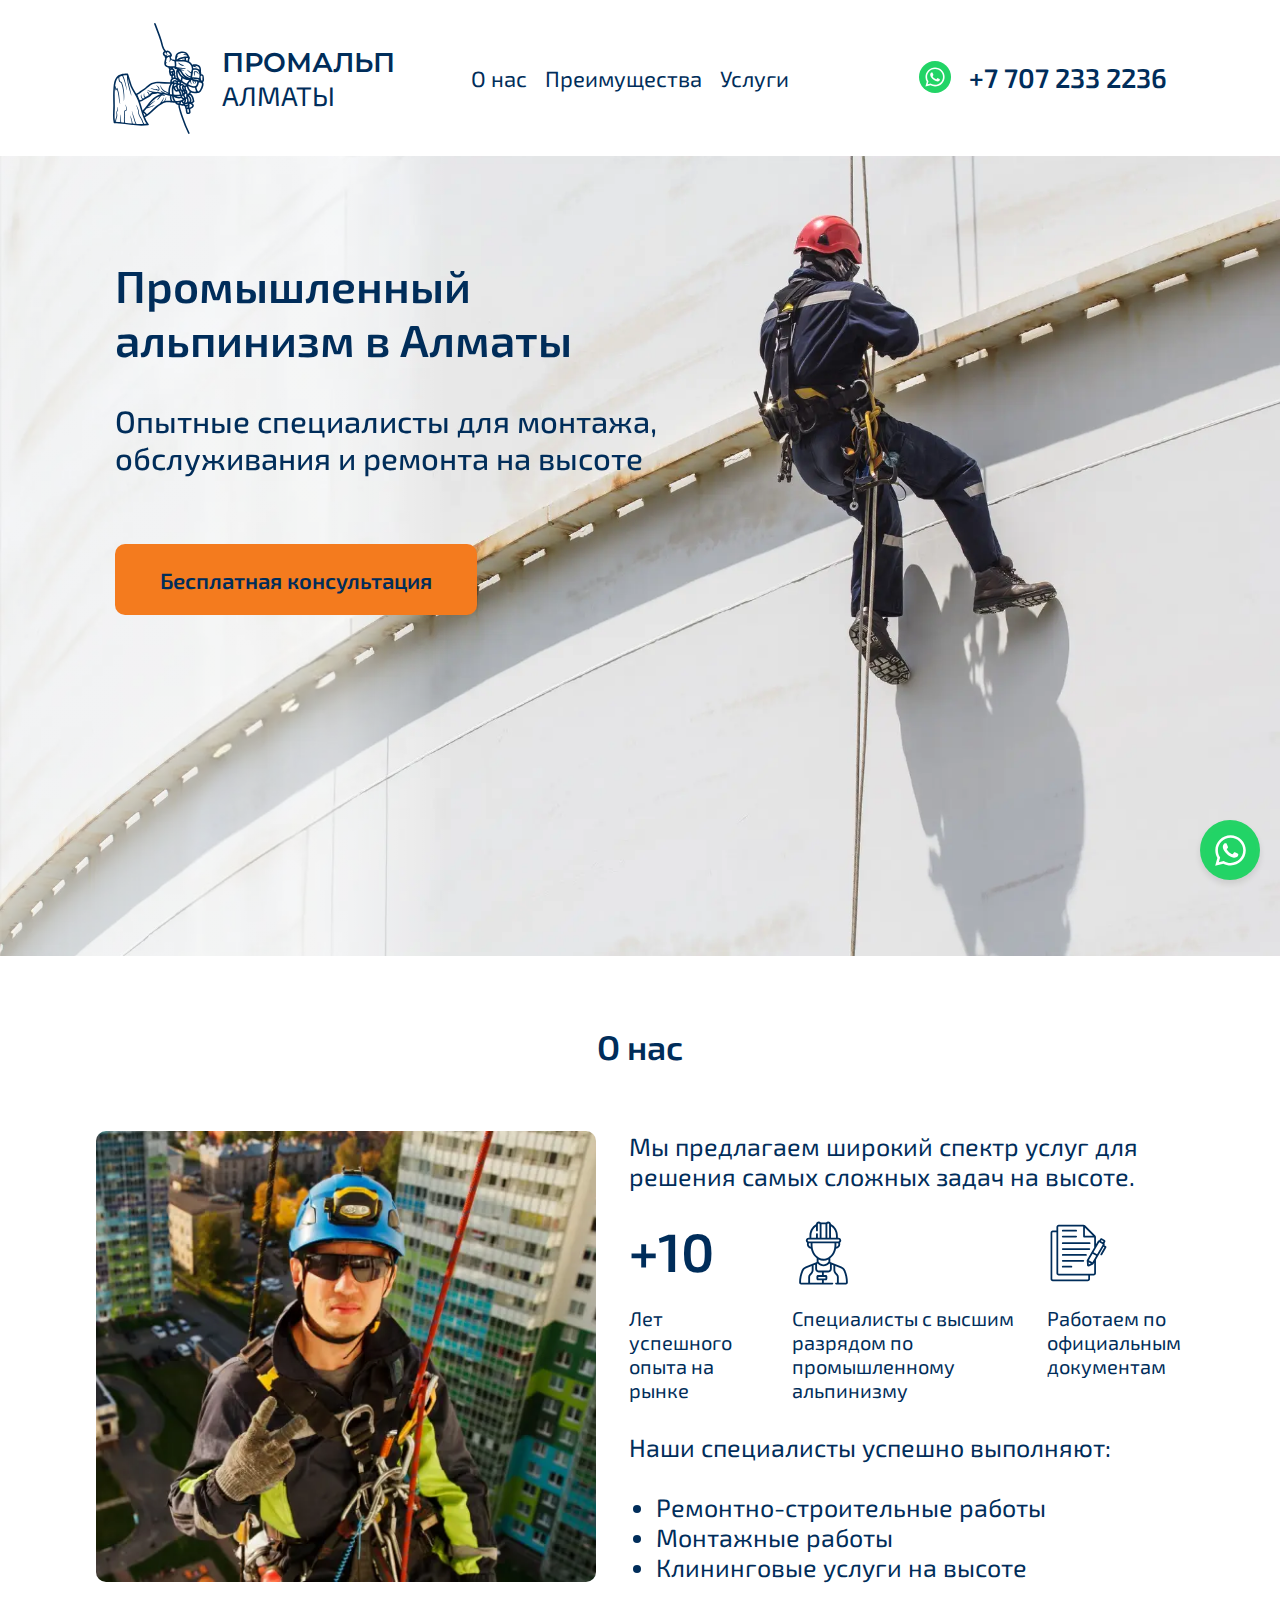
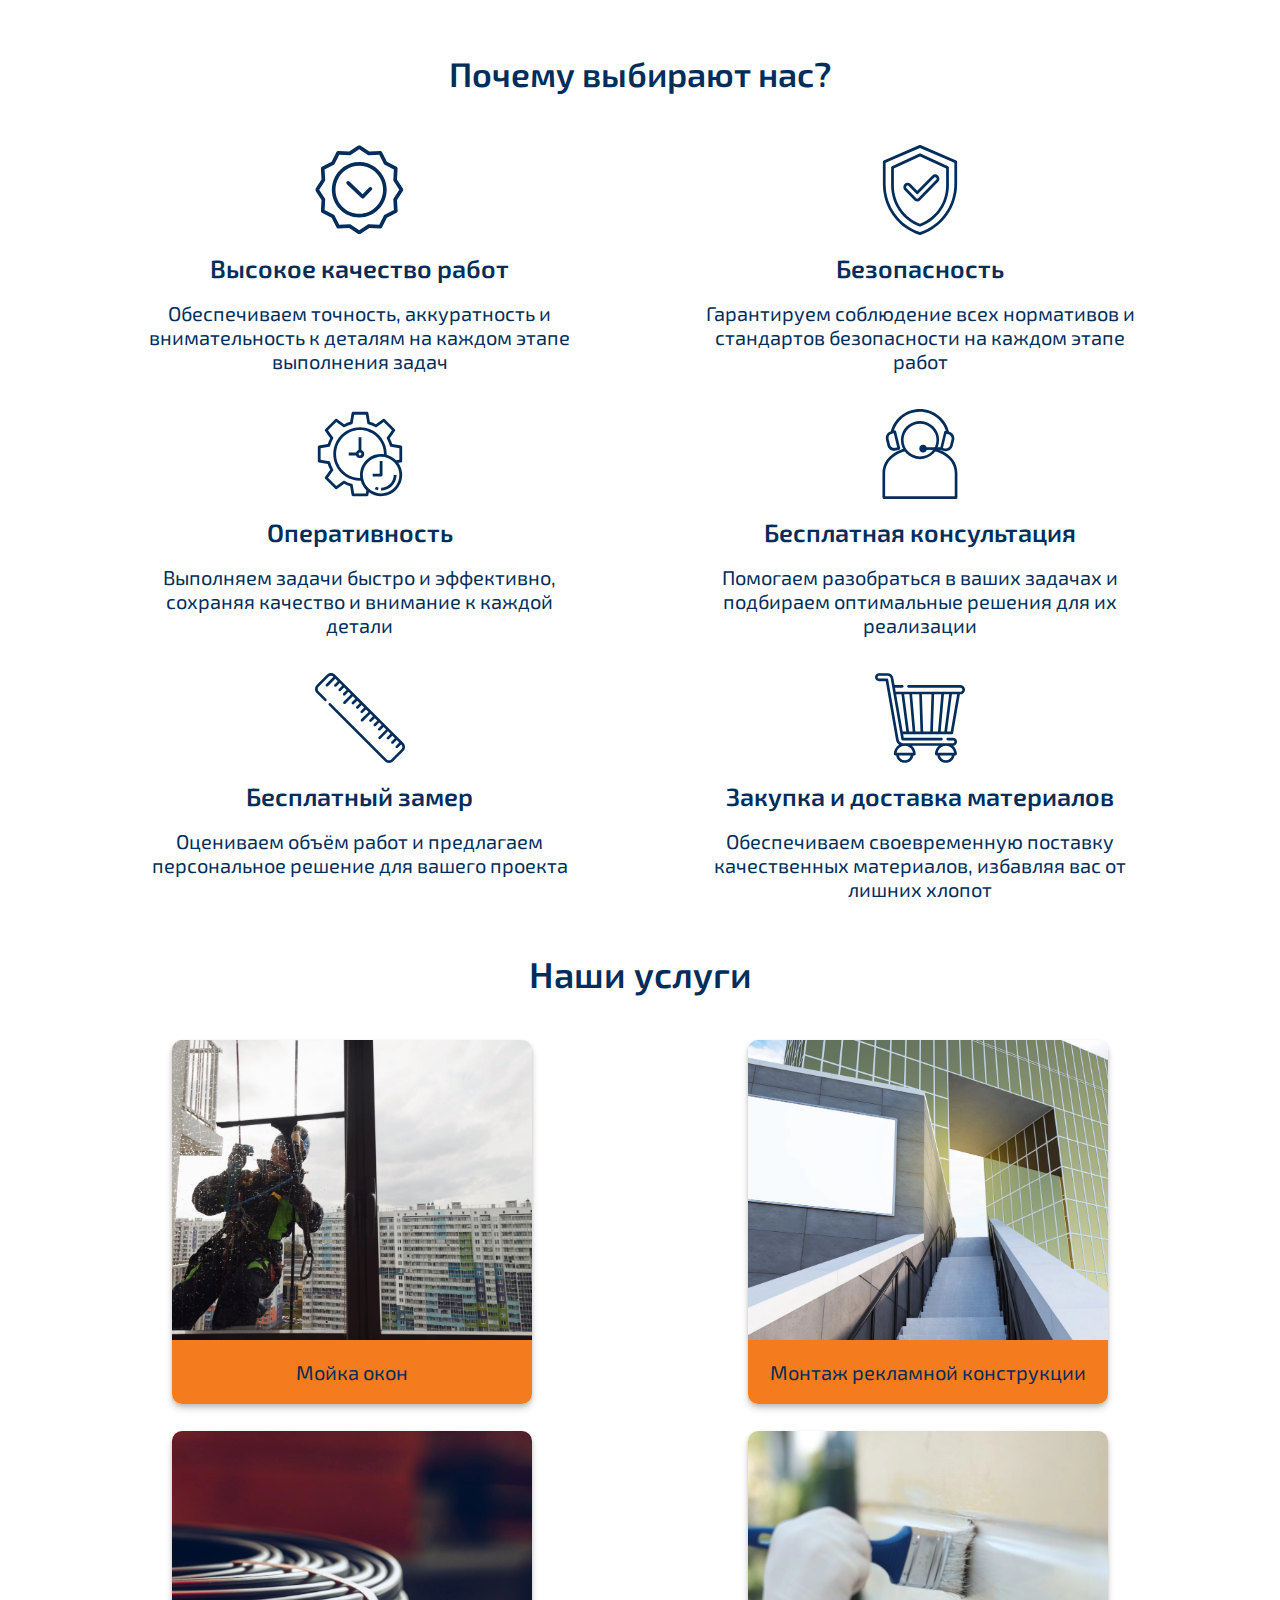
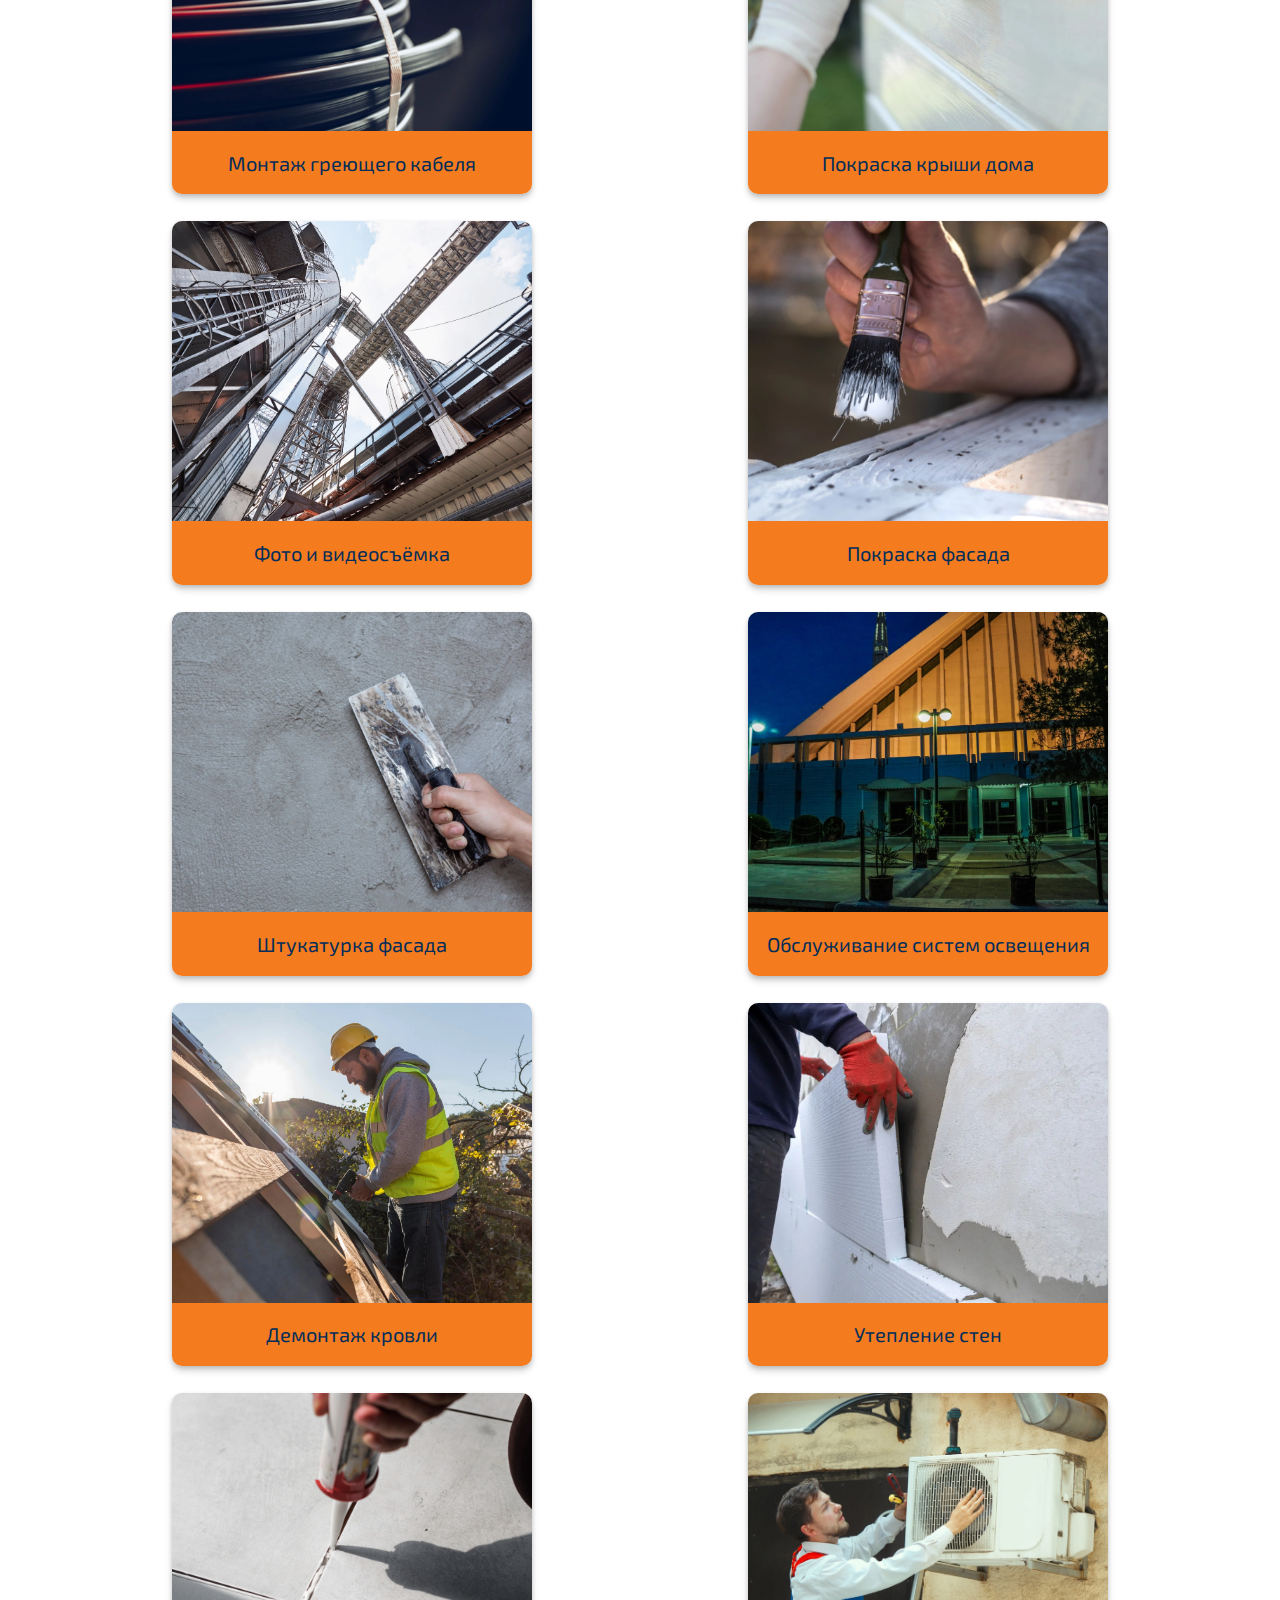
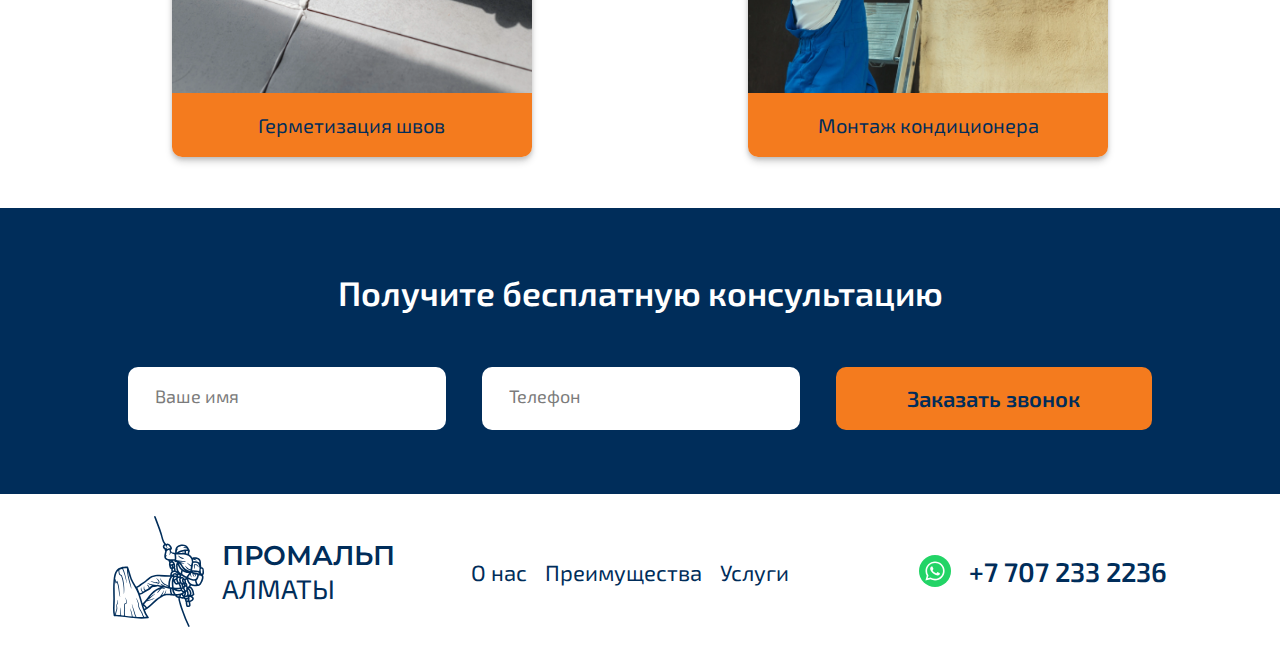
<file: index.html>
<!DOCTYPE html><html lang="en"><head><meta charSet="utf-8" data-next-head=""/><meta name="viewport" content="width=device-width, initial-scale=1" data-next-head=""/><title data-next-head="">Промышленный Альпинизм в Алматы</title><meta name="description" content="Промышленный альпинизм в Алматы, включая мойку окон, монтаж рекламных конструкций и многое другое. Обращайтесь к нам за качественными услугами!" data-next-head=""/><meta name="robots" content="index, follow" data-next-head=""/><meta name="keywords" content="мойка окон, высотные работы, монтаж рекламных конструкций, покраска фасадов, штукатурка фасадов, Алматы" data-next-head=""/><meta property="og:title" content="Промышленный альпинизм в Алматы" data-next-head=""/><meta property="og:description" content="Мойка окон, покраска фасадов, монтаж. Опытные промышленные альпинисты в Алматы!" data-next-head=""/><meta property="og:image" content="https://promalp-almaty.kz/images/smm-img.png" data-next-head=""/><meta property="og:url" content="https://promalp-almaty.kz/" data-next-head=""/><meta property="og:type" content="website" data-next-head=""/><link rel="icon" href="/favicon.ico" data-next-head=""/><link rel="canonical" href="https://promalp-almaty.kz/" data-next-head=""/><link rel="preload" href="/_next/static/css/31a7d778aadb1c37.css" as="style"/><link rel="preload" href="/_next/static/css/56f20b16b105f631.css" as="style"/><link rel="stylesheet" href="/fonts/exo2/stylesheet.css"/><link rel="stylesheet" href="/fonts/montserrat/stylesheet.css"/><link rel="stylesheet" href="/_next/static/css/31a7d778aadb1c37.css" data-n-g=""/><link rel="stylesheet" href="/_next/static/css/56f20b16b105f631.css" data-n-p=""/><noscript data-n-css=""></noscript><script defer="" noModule="" src="/_next/static/chunks/polyfills-42372ed130431b0a.js"></script><script src="/_next/static/chunks/webpack-3c13ed8810a8cbb2.js" defer=""></script><script src="/_next/static/chunks/framework-a4ddb9b21624b39b.js" defer=""></script><script src="/_next/static/chunks/main-40e151073ba9b914.js" defer=""></script><script src="/_next/static/chunks/pages/_app-49d90b06ab33f322.js" defer=""></script><script src="/_next/static/chunks/971-25a0b7ecb02411c9.js" defer=""></script><script src="/_next/static/chunks/pages/index-20120df9b3ab997c.js" defer=""></script><script src="/_next/static/AfCL7AWGYQoDws_fRloQS/_buildManifest.js" defer=""></script><script src="/_next/static/AfCL7AWGYQoDws_fRloQS/_ssgManifest.js" defer=""></script></head><body><!-- Google Tag Manager (noscript) -->
<noscript><iframe src="https://www.googletagmanager.com/ns.html?id=GTM-WPKG37T5&quot;
height="0" width="0" style="display:none;visibility:hidden"></iframe></noscript>
<!-- End Google Tag Manager (noscript) --><link rel="preload" as="image" href="/svg/logo.svg"/><link rel="preload" as="image" href="/svg/whatsapp.svg"/><link rel="preload" as="image" href="/svg/alpinist.svg"/><link rel="preload" as="image" href="/svg/document.svg"/><link rel="preload" as="image" href="/svg/advantages-6.svg"/><link rel="preload" as="image" href="/svg/advantages-5.svg"/><link rel="preload" as="image" href="/svg/advantages-4.svg"/><link rel="preload" as="image" href="/svg/advantages-3.svg"/><link rel="preload" as="image" href="/svg/advantages-2.svg"/><link rel="preload" as="image" href="/svg/advantages-1.svg"/><link rel="preload" as="image" href="/images/service-10.webp"/><link rel="preload" as="image" href="/images/service-1.webp"/><link rel="preload" as="image" href="/images/service-2.webp"/><link rel="preload" as="image" href="/images/service-3.webp"/><link rel="preload" as="image" href="/images/service-4.webp"/><link rel="preload" as="image" href="/images/service-5.webp"/><link rel="preload" as="image" href="/images/service-6.webp"/><link rel="preload" as="image" href="/images/service-8.webp"/><link rel="preload" as="image" href="/images/service-9.webp"/><link rel="preload" as="image" href="/images/service-13.webp"/><link rel="preload" as="image" href="/images/service-11.webp"/><link rel="preload" as="image" href="/images/service-12.webp"/><div id="__next"><header>
    <!-- Google Tag Manager -->
    <script>(function(w,d,s,l,i){w[l]=w[l]||[];w[l].push({'gtm.start':
    new Date().getTime(),event:'gtm.js'});var f=d.getElementsByTagName(s)[0],
    j=d.createElement(s),dl=l!='dataLayer'?'&l='+l:'';j.async=true;j.src=
    'https://www.googletagmanager.com/gtm.js?id='+i+dl;f.parentNode.insertBefore(j,f);
    })(window,document,'script','dataLayer','GTM-WPKG37T5');</script>
    <!-- End Google Tag Manager -->
    <nav class="Header_nav__qviEC"><div class="Header_nav__logo_box__STkCQ"><img class="Header_nav__logo__yT6iu" src="/svg/logo.svg" alt="logo"/><div class="Header_nav__logo_textbox__o2Ldf"><p class="Header_nav__logo_textup__7hJu3">ПРОМАЛЬП</p><p class="Header_nav__logo_textdown___c8xg">АЛМАТЫ</p></div></div><ul class="Header_nav__menu__g6IMZ"><li><a class="Header_nav__menu_link__D6Q3A" href="#about">О нас</a></li><li><a class="Header_nav__menu_link__D6Q3A" href="#advantages">Преимущества</a></li><li><a class="Header_nav__menu_link__D6Q3A" href="#services">Услуги</a></li></ul><div class="Header_nav__socials__8T8Nx"><a class="Header_nav__icon__kPzWu" href="https://wa.me/7072332236?text=%D0%97%D0%B4%D1%80%D0%B0%D0%B2%D1%81%D1%82%D0%B2%D1%83%D0%B9%D1%82%D0%B5!%20%D0%AF%20%D0%B8%D0%BD%D1%82%D0%B5%D1%80%D0%B5%D1%81%D1%83%D1%8E%D1%81%D1%8C%20%D1%83%D1%81%D0%BB%D1%83%D0%B3%D0%B0%D0%BC%D0%B8%20%D0%BF%D1%80%D0%BE%D0%BC%D0%B0%D0%BB%D1%8C%D0%BF%D0%B0%2C%20%D0%B8%20%D1%85%D0%BE%D1%82%D0%B5%D0%BB%20%D0%B1%D1%8B%20%D0%B7%D0%B0%D0%B4%D0%B0%D1%82%D1%8C%20%D0%BD%D0%B5%D1%81%D0%BA%D0%BE%D0%BB%D1%8C%D0%BA%D0%BE%20%D0%B2%D0%BE%D0%BF%D1%80%D0%BE%D1%81%D0%BE%D0%B2."><img src="/svg/whatsapp.svg" alt="whatsapp"/></a><a class="Header_nav__phone__xXdL0" href="https://wa.me/7072332236?text=%D0%97%D0%B4%D1%80%D0%B0%D0%B2%D1%81%D1%82%D0%B2%D1%83%D0%B9%D1%82%D0%B5!%20%D0%AF%20%D0%B8%D0%BD%D1%82%D0%B5%D1%80%D0%B5%D1%81%D1%83%D1%8E%D1%81%D1%8C%20%D1%83%D1%81%D0%BB%D1%83%D0%B3%D0%B0%D0%BC%D0%B8%20%D0%BF%D1%80%D0%BE%D0%BC%D0%B0%D0%BB%D1%8C%D0%BF%D0%B0%2C%20%D0%B8%20%D1%85%D0%BE%D1%82%D0%B5%D0%BB%20%D0%B1%D1%8B%20%D0%B7%D0%B0%D0%B4%D0%B0%D1%82%D1%8C%20%D0%BD%D0%B5%D1%81%D0%BA%D0%BE%D0%BB%D1%8C%D0%BA%D0%BE%20%D0%B2%D0%BE%D0%BF%D1%80%D0%BE%D1%81%D0%BE%D0%B2.">+7 707 233 2236</a></div></nav></header><section class="Banner_banner__pNNOf" data-aos="fade-up"><h1 class="Banner_banner__title__DE7qA" data-aos="fade-down">Промышленный <br/>альпинизм в Алматы</h1><h2 class="Banner_banner__subtitle__eICoh" data-aos="fade-left">Опытные специалисты <br class="Banner_display_block_br__ZN7gO"/> для монтажа, <br class="Banner_displayONdesctop_block_br__2psRV"/>обслуживания и ремонта на высоте</h2><a class="Banner_banner__button__uTgH5" href="https://wa.me/7072332236?text=%D0%97%D0%B4%D1%80%D0%B0%D0%B2%D1%81%D1%82%D0%B2%D1%83%D0%B9%D1%82%D0%B5!%20%D0%AF%20%D0%B8%D0%BD%D1%82%D0%B5%D1%80%D0%B5%D1%81%D1%83%D1%8E%D1%81%D1%8C%20%D1%83%D1%81%D0%BB%D1%83%D0%B3%D0%B0%D0%BC%D0%B8%20%D0%BF%D1%80%D0%BE%D0%BC%D0%B0%D0%BB%D1%8C%D0%BF%D0%B0%2C%20%D0%B8%20%D1%85%D0%BE%D1%82%D0%B5%D0%BB%20%D0%B1%D1%8B%20%D0%B7%D0%B0%D0%B4%D0%B0%D1%82%D1%8C%20%D0%BD%D0%B5%D1%81%D0%BA%D0%BE%D0%BB%D1%8C%D0%BA%D0%BE%20%D0%B2%D0%BE%D0%BF%D1%80%D0%BE%D1%81%D0%BE%D0%B2." data-aos="zoom-in">Бесплатная консультация</a></section><section id="about" class="About_about__zuu8a"><h2 class="About_about__title__wy1VF">О нас</h2><div class="About_about__container__bSBpf"><div class="About_about__img__PZWi4"></div><article class="About_about__article__jyx3V">Мы предлагаем широкий спектр услуг для решения самых сложных задач на высоте.<!-- --> <br/><div class="About_about__box__2RjDV"><div class="About_about__box_card__bcbHu"><p class="About_about__box_card_title__G_Z7n"> +10</p><p>Лет успешного <br/> опыта на рынке</p></div><div class="About_about__box_card__bcbHu About_about__box_card_width__xH5w_"><img src="/svg/alpinist.svg"/><p>Специалисты с высшим разрядом по промышленному альпинизму</p></div><div class="About_about__box_card__bcbHu"><img class="About_about__box_card_transform__KYu98" src="/svg/document.svg"/><p>Работаем по официальным документам</p></div></div><br/>Наши специалисты успешно выполняют:  <br/>  <br/><ul><li>Ремонтно-строительные работы</li><li>Монтажные работы</li><li>Клининговые услуги на высоте</li></ul></article></div></section><section id="advantages" class="Advantages_advantages__T4CoE"><h2 class="Advantages_advantages__title__4pLL3">Почему выбирают нас?</h2><div class="Advantages_advantages__container__3CzZL"><div class="Advantages_advantages__card__w24c0"><img src="/svg/advantages-6.svg" alt="Высокое качество работ" class="Advantages_advantages__card_icon__xHrIT"/><p class="Advantages_advantages__card_title__0_LYO">Высокое качество работ</p><p class="Advantages_advantages__card_text__v51W7">Обеспечиваем точность, аккуратность и внимательность к деталям на каждом этапе выполнения задач</p></div><div class="Advantages_advantages__card__w24c0"><img src="/svg/advantages-5.svg" alt="Безопасность" class="Advantages_advantages__card_icon__xHrIT"/><p class="Advantages_advantages__card_title__0_LYO">Безопасность</p><p class="Advantages_advantages__card_text__v51W7">Гарантируем соблюдение всех нормативов и стандартов безопасности на каждом этапе работ</p></div><div class="Advantages_advantages__card__w24c0"><img src="/svg/advantages-4.svg" alt="Оперативность" class="Advantages_advantages__card_icon__xHrIT"/><p class="Advantages_advantages__card_title__0_LYO">Оперативность</p><p class="Advantages_advantages__card_text__v51W7">Выполняем задачи быстро и эффективно, сохраняя качество и внимание к каждой детали</p></div><div class="Advantages_advantages__card__w24c0"><img src="/svg/advantages-3.svg" alt="Бесплатная консультация" class="Advantages_advantages__card_icon__xHrIT"/><p class="Advantages_advantages__card_title__0_LYO">Бесплатная консультация</p><p class="Advantages_advantages__card_text__v51W7">Помогаем разобраться в ваших задачах и подбираем оптимальные решения для их реализации</p></div><div class="Advantages_advantages__card__w24c0"><img src="/svg/advantages-2.svg" alt="Бесплатный замер" class="Advantages_advantages__card_icon__xHrIT"/><p class="Advantages_advantages__card_title__0_LYO">Бесплатный замер</p><p class="Advantages_advantages__card_text__v51W7">Оцениваем объём работ и предлагаем персональное решение для вашего проекта</p></div><div class="Advantages_advantages__card__w24c0"><img src="/svg/advantages-1.svg" alt="Закупка и доставка материалов" class="Advantages_advantages__card_icon__xHrIT"/><p class="Advantages_advantages__card_title__0_LYO">Закупка и доставка материалов</p><p class="Advantages_advantages__card_text__v51W7">Обеспечиваем своевременную поставку качественных материалов, избавляя вас от лишних хлопот</p></div></div></section><section id="services" class="Cards_cards__rRijI"><h2 class="Cards_cards__title__FLTWe">Наши услуги</h2><div class="Cards_cards__box__X4tWE"><div class="Card_cards__card__QhkdV"><img class="Card_cards__card_img__lTQYU" src="/images/service-10.webp" alt="Мойка окон" loading="eager"/><p class="Card_cards__card_name__qL716">Мойка окон</p></div><div class="Card_cards__card__QhkdV"><img class="Card_cards__card_img__lTQYU" src="/images/service-1.webp" alt="Монтаж рекламной конструкции" loading="eager"/><p class="Card_cards__card_name__qL716">Монтаж рекламной конструкции</p></div><div class="Card_cards__card__QhkdV"><img class="Card_cards__card_img__lTQYU" src="/images/service-2.webp" alt="Монтаж греющего кабеля" loading="eager"/><p class="Card_cards__card_name__qL716">Монтаж греющего кабеля</p></div><div class="Card_cards__card__QhkdV"><img class="Card_cards__card_img__lTQYU" src="/images/service-3.webp" alt="Покраска крыши дома" loading="eager"/><p class="Card_cards__card_name__qL716">Покраска крыши дома</p></div><div class="Card_cards__card__QhkdV"><img class="Card_cards__card_img__lTQYU" src="/images/service-4.webp" alt="Фото и видеосъёмка" loading="eager"/><p class="Card_cards__card_name__qL716">Фото и видеосъёмка</p></div><div class="Card_cards__card__QhkdV"><img class="Card_cards__card_img__lTQYU" src="/images/service-5.webp" alt="Покраска фасада" loading="eager"/><p class="Card_cards__card_name__qL716">Покраска фасада</p></div><div class="Card_cards__card__QhkdV"><img class="Card_cards__card_img__lTQYU" src="/images/service-6.webp" alt="Штукатурка фасада" loading="eager"/><p class="Card_cards__card_name__qL716">Штукатурка фасада</p></div><div class="Card_cards__card__QhkdV"><img class="Card_cards__card_img__lTQYU" src="/images/service-8.webp" alt="Обслуживание систем освещения" loading="eager"/><p class="Card_cards__card_name__qL716">Обслуживание систем освещения</p></div><div class="Card_cards__card__QhkdV"><img class="Card_cards__card_img__lTQYU" src="/images/service-9.webp" alt="Демонтаж кровли" loading="eager"/><p class="Card_cards__card_name__qL716">Демонтаж кровли</p></div><div class="Card_cards__card__QhkdV"><img class="Card_cards__card_img__lTQYU" src="/images/service-13.webp" alt="Утепление стен" loading="eager"/><p class="Card_cards__card_name__qL716">Утепление стен</p></div><div class="Card_cards__card__QhkdV"><img class="Card_cards__card_img__lTQYU" src="/images/service-11.webp" alt="Герметизация швов" loading="eager"/><p class="Card_cards__card_name__qL716">Герметизация швов</p></div><div class="Card_cards__card__QhkdV"><img class="Card_cards__card_img__lTQYU" src="/images/service-12.webp" alt="Монтаж кондиционера" loading="eager"/><p class="Card_cards__card_name__qL716">Монтаж кондиционера</p></div></div></section><section class="Lead_lead__bo7i6"><h2 class="Lead_lead__title__UrVrY">Получите бесплатную консультацию</h2><form class="Lead_lead__form__wN6LG"><input placeholder="Ваше имя" class="Lead_lead__form_input__LkPZ9 " type="text" value=""/><input placeholder="Телефон" class="Lead_lead__form_input__LkPZ9 " type="tel" value=""/><input class="Lead_lead__form_button__5cBBJ" type="submit" value="Заказать звонок"/></form></section><header><nav class="Header_nav__qviEC"><div class="Header_nav__logo_box__STkCQ"><img class="Header_nav__logo__yT6iu" src="/svg/logo.svg" alt="logo"/><div class="Header_nav__logo_textbox__o2Ldf"><p class="Header_nav__logo_textup__7hJu3">ПРОМАЛЬП</p><p class="Header_nav__logo_textdown___c8xg">АЛМАТЫ</p></div></div><ul class="Header_nav__menu__g6IMZ"><li><a class="Header_nav__menu_link__D6Q3A" href="#about">О нас</a></li><li><a class="Header_nav__menu_link__D6Q3A" href="#advantages">Преимущества</a></li><li><a class="Header_nav__menu_link__D6Q3A" href="#services">Услуги</a></li></ul><div class="Header_nav__socials__8T8Nx"><a class="Header_nav__icon__kPzWu" href="https://wa.me/7072332236?text=%D0%97%D0%B4%D1%80%D0%B0%D0%B2%D1%81%D1%82%D0%B2%D1%83%D0%B9%D1%82%D0%B5!%20%D0%AF%20%D0%B8%D0%BD%D1%82%D0%B5%D1%80%D0%B5%D1%81%D1%83%D1%8E%D1%81%D1%8C%20%D1%83%D1%81%D0%BB%D1%83%D0%B3%D0%B0%D0%BC%D0%B8%20%D0%BF%D1%80%D0%BE%D0%BC%D0%B0%D0%BB%D1%8C%D0%BF%D0%B0%2C%20%D0%B8%20%D1%85%D0%BE%D1%82%D0%B5%D0%BB%20%D0%B1%D1%8B%20%D0%B7%D0%B0%D0%B4%D0%B0%D1%82%D1%8C%20%D0%BD%D0%B5%D1%81%D0%BA%D0%BE%D0%BB%D1%8C%D0%BA%D0%BE%20%D0%B2%D0%BE%D0%BF%D1%80%D0%BE%D1%81%D0%BE%D0%B2."><img src="/svg/whatsapp.svg" alt="whatsapp"/></a><a class="Header_nav__phone__xXdL0" href="https://wa.me/7072332236?text=%D0%97%D0%B4%D1%80%D0%B0%D0%B2%D1%81%D1%82%D0%B2%D1%83%D0%B9%D1%82%D0%B5!%20%D0%AF%20%D0%B8%D0%BD%D1%82%D0%B5%D1%80%D0%B5%D1%81%D1%83%D1%8E%D1%81%D1%8C%20%D1%83%D1%81%D0%BB%D1%83%D0%B3%D0%B0%D0%BC%D0%B8%20%D0%BF%D1%80%D0%BE%D0%BC%D0%B0%D0%BB%D1%8C%D0%BF%D0%B0%2C%20%D0%B8%20%D1%85%D0%BE%D1%82%D0%B5%D0%BB%20%D0%B1%D1%8B%20%D0%B7%D0%B0%D0%B4%D0%B0%D1%82%D1%8C%20%D0%BD%D0%B5%D1%81%D0%BA%D0%BE%D0%BB%D1%8C%D0%BA%D0%BE%20%D0%B2%D0%BE%D0%BF%D1%80%D0%BE%D1%81%D0%BE%D0%B2.">+7 707 233 2236</a></div></nav></header><a class="Callme_callme__hnSNw" href="https://wa.me/7072332236?text=%D0%97%D0%B4%D1%80%D0%B0%D0%B2%D1%81%D1%82%D0%B2%D1%83%D0%B9%D1%82%D0%B5!%20%D0%AF%20%D0%B8%D0%BD%D1%82%D0%B5%D1%80%D0%B5%D1%81%D1%83%D1%8E%D1%81%D1%8C%20%D1%83%D1%81%D0%BB%D1%83%D0%B3%D0%B0%D0%BC%D0%B8%20%D0%BF%D1%80%D0%BE%D0%BC%D0%B0%D0%BB%D1%8C%D0%BF%D0%B0%2C%20%D0%B8%20%D1%85%D0%BE%D1%82%D0%B5%D0%BB%20%D0%B1%D1%8B%20%D0%B7%D0%B0%D0%B4%D0%B0%D1%82%D1%8C%20%D0%BD%D0%B5%D1%81%D0%BA%D0%BE%D0%BB%D1%8C%D0%BA%D0%BE%20%D0%B2%D0%BE%D0%BF%D1%80%D0%BE%D1%81%D0%BE%D0%B2." target="_blank" rel="noopener noreferrer"><img src="/svg/whatsapp.svg" alt="WhatsApp icon"/></a></div><script id="__NEXT_DATA__" type="application/json">{"props":{"pageProps":{}},"page":"/","query":{},"buildId":"AfCL7AWGYQoDws_fRloQS","nextExport":true,"autoExport":true,"isFallback":false,"scriptLoader":[]}</script></body></html>
</file>
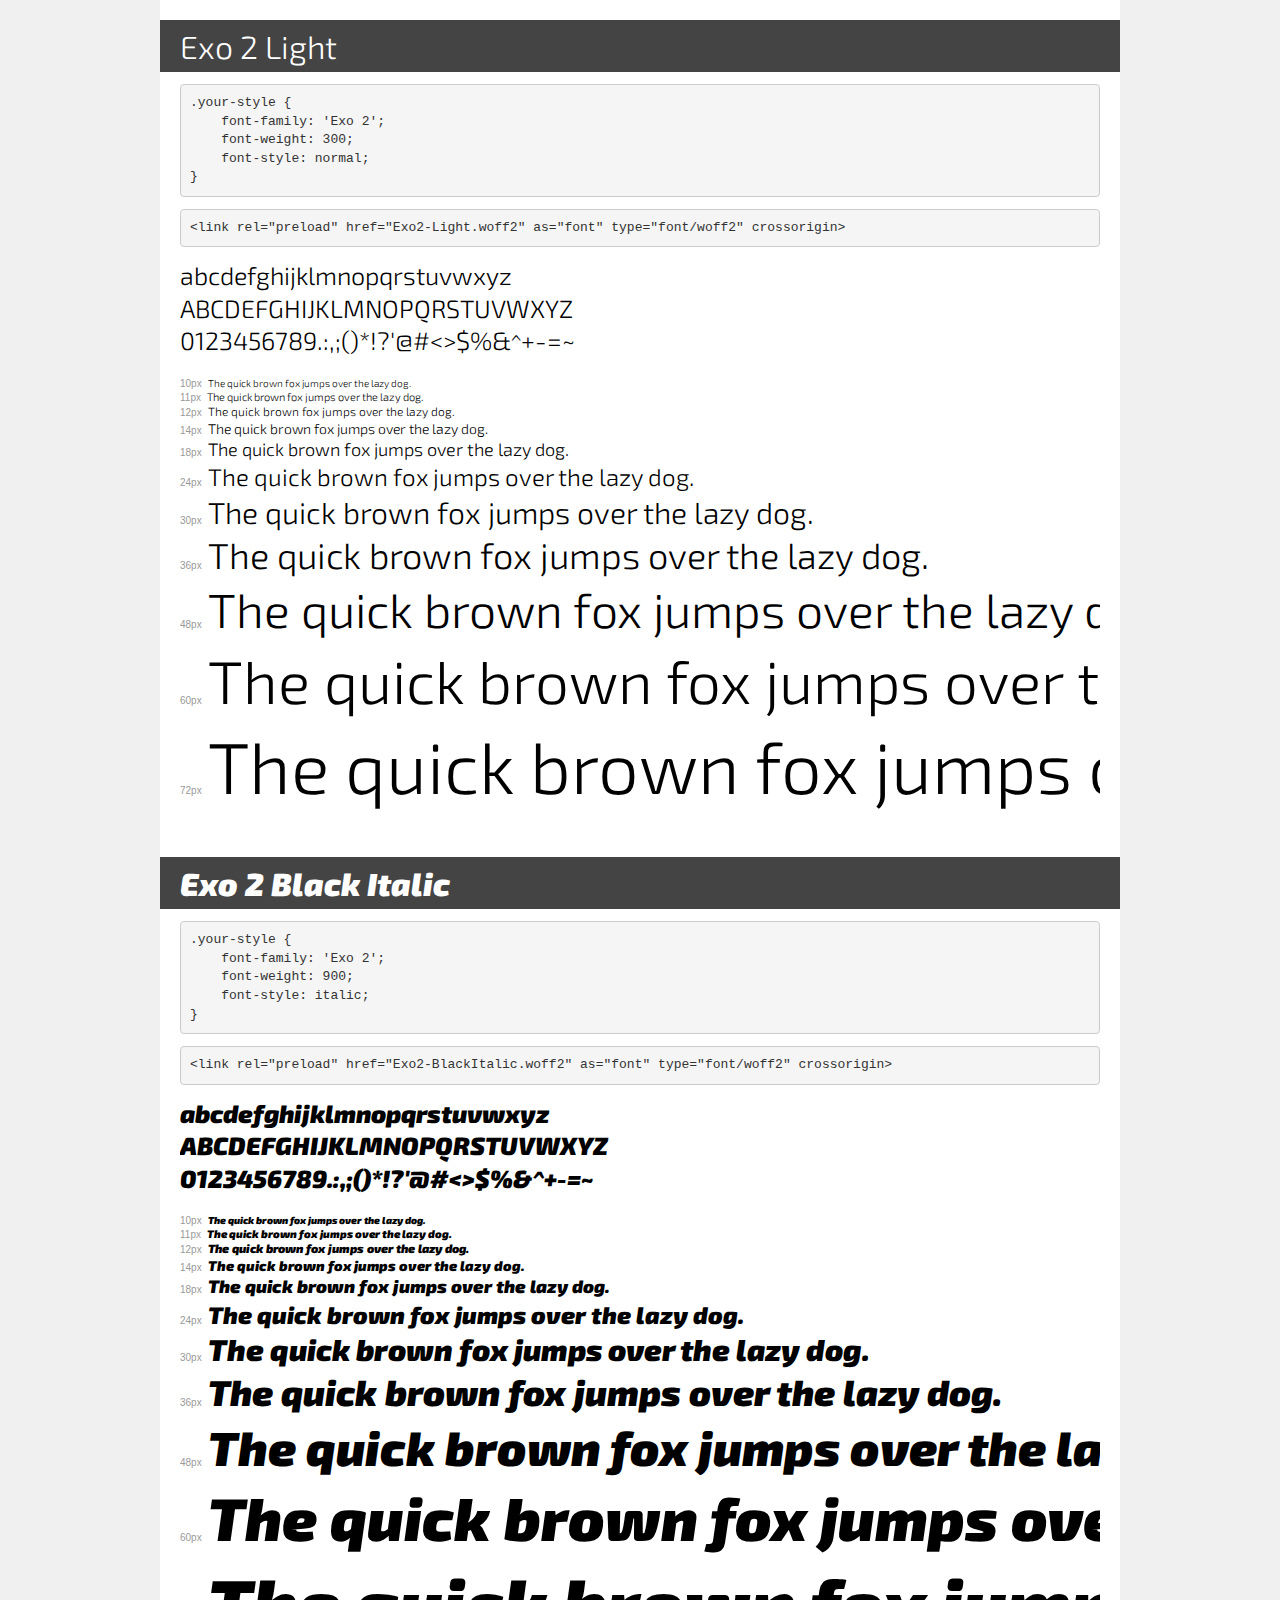
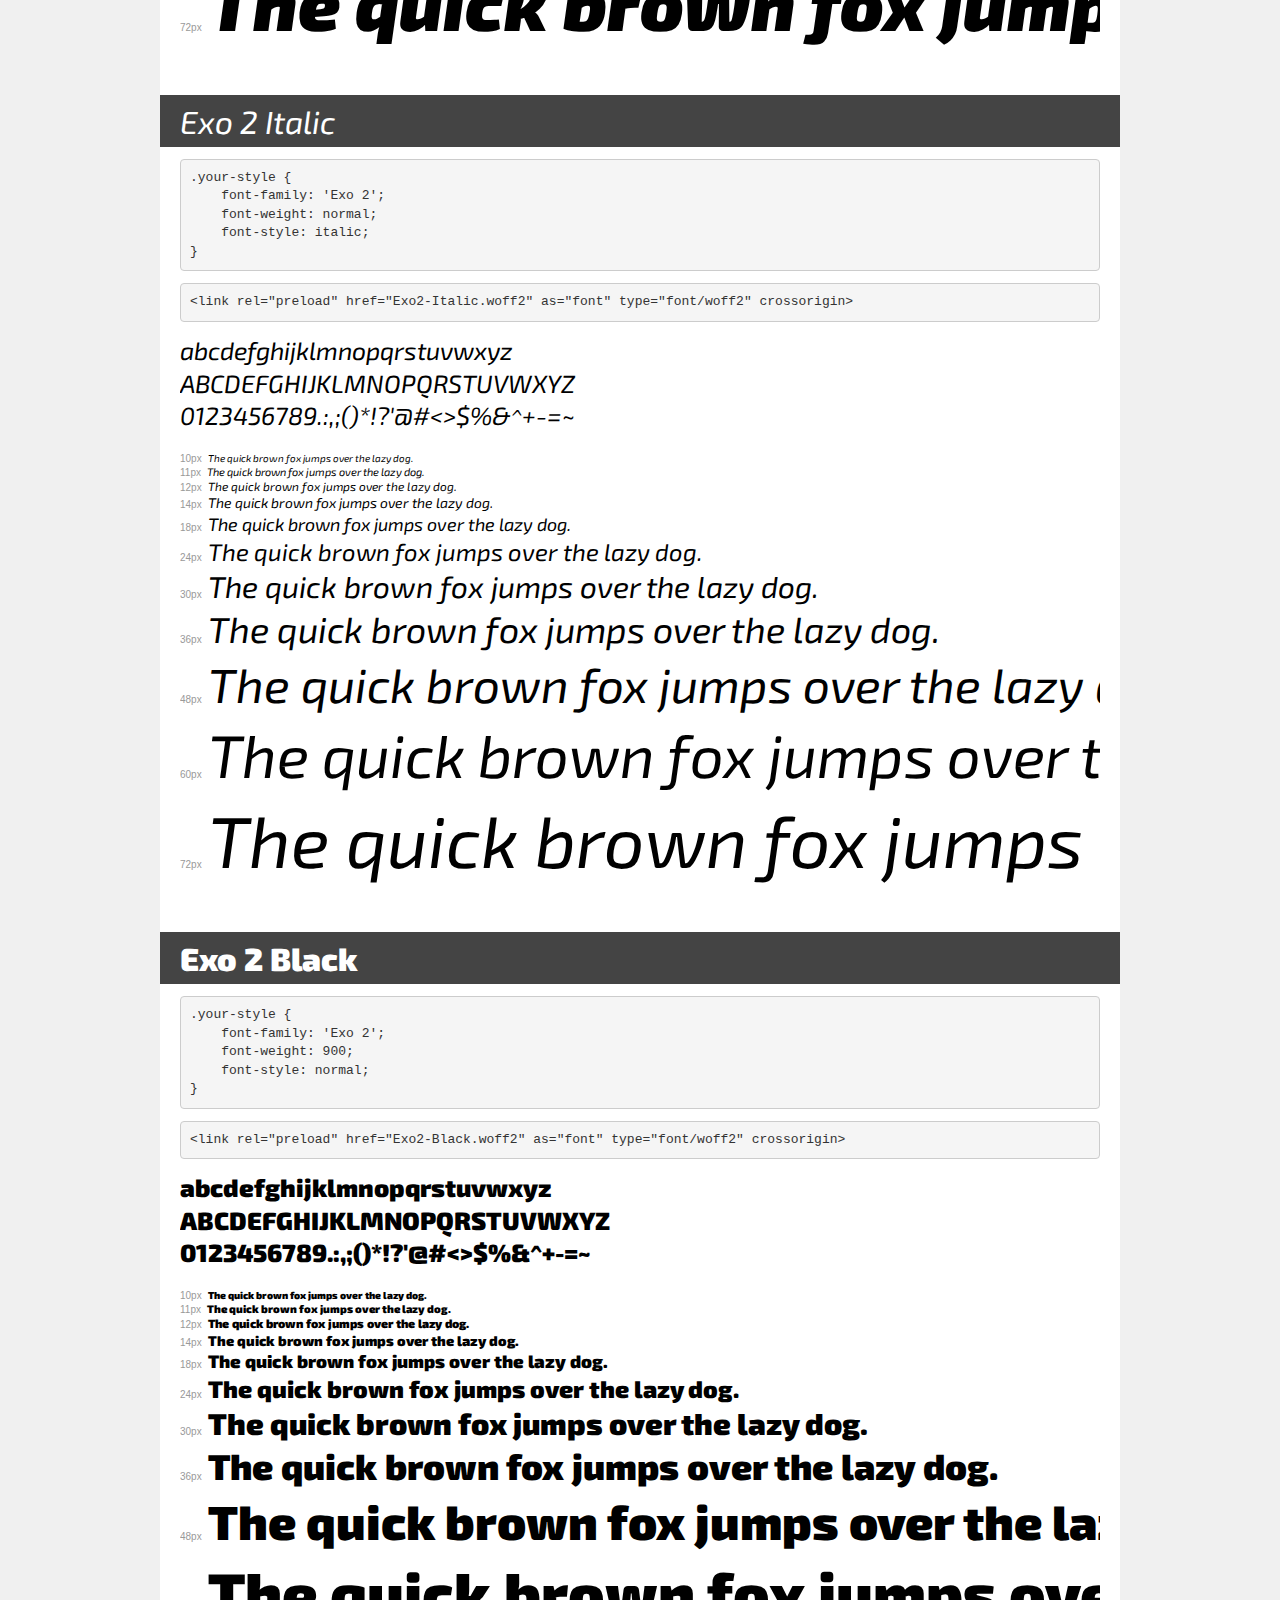
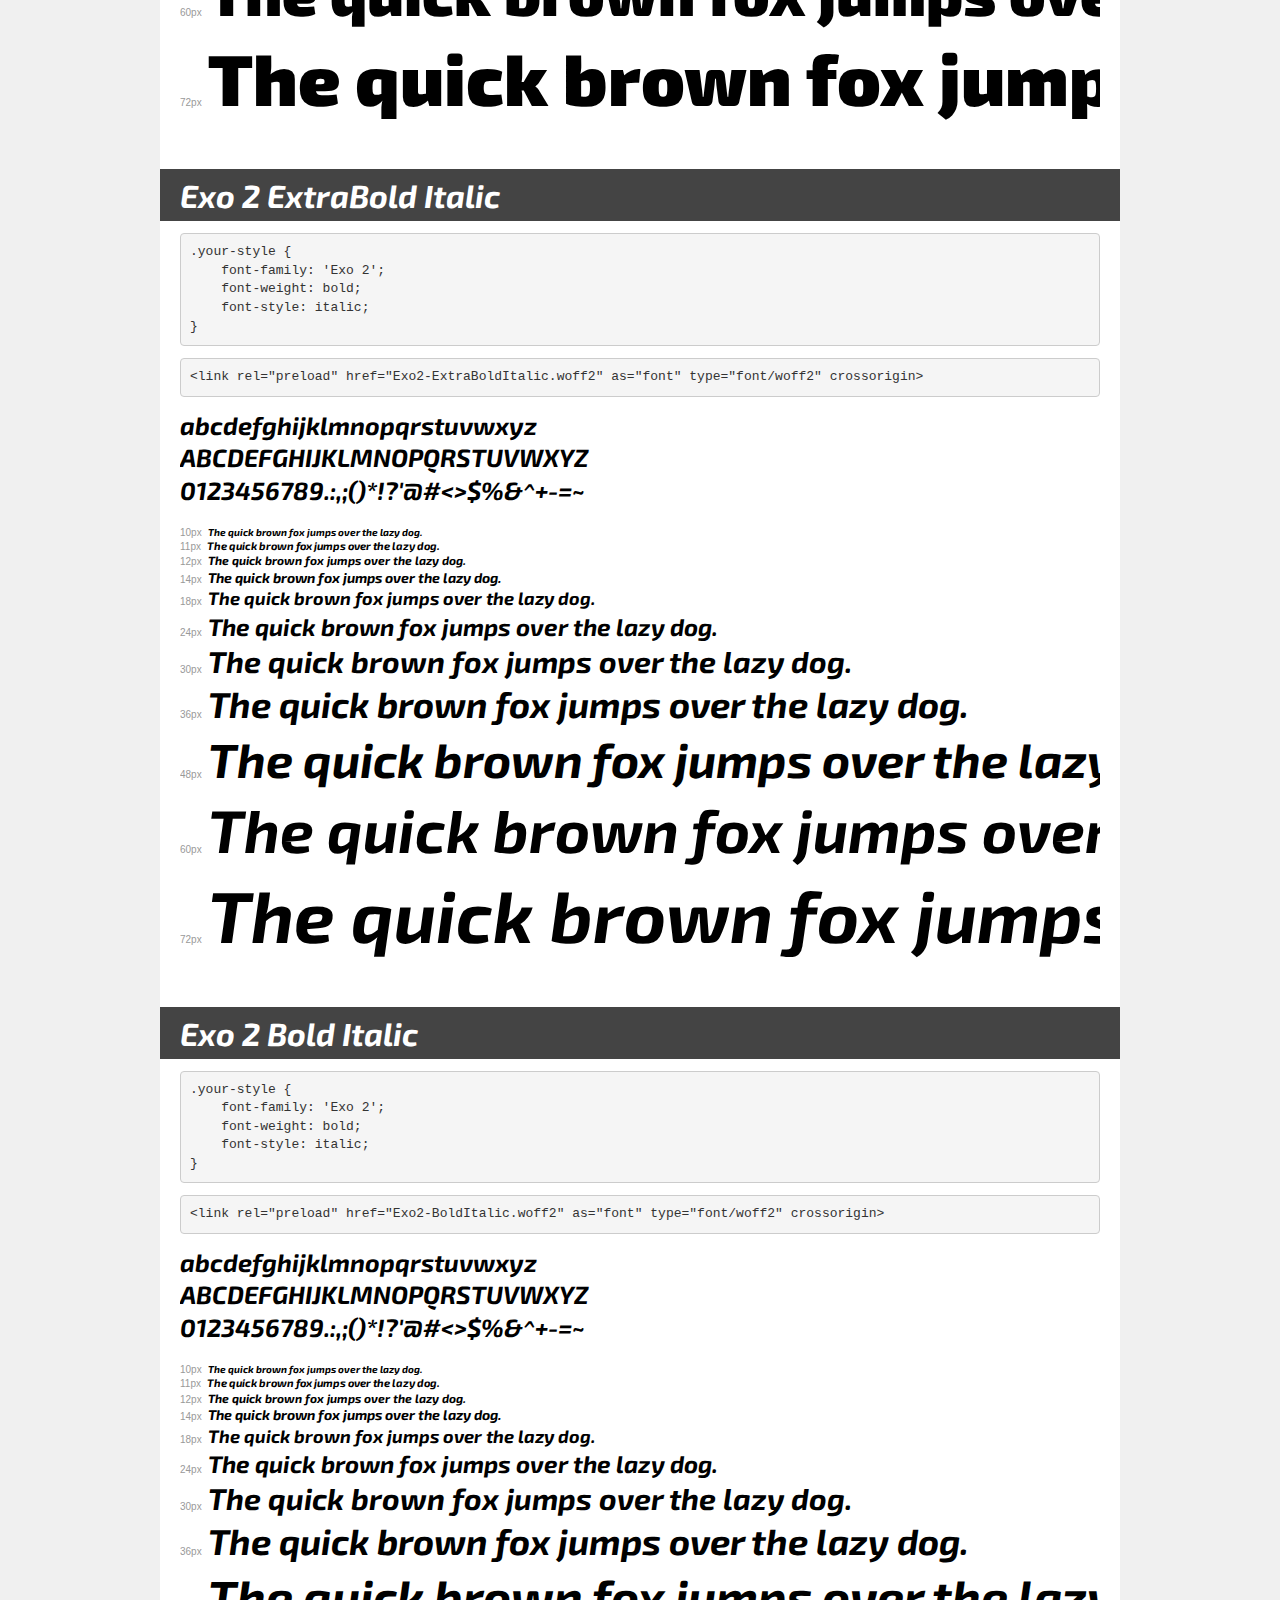
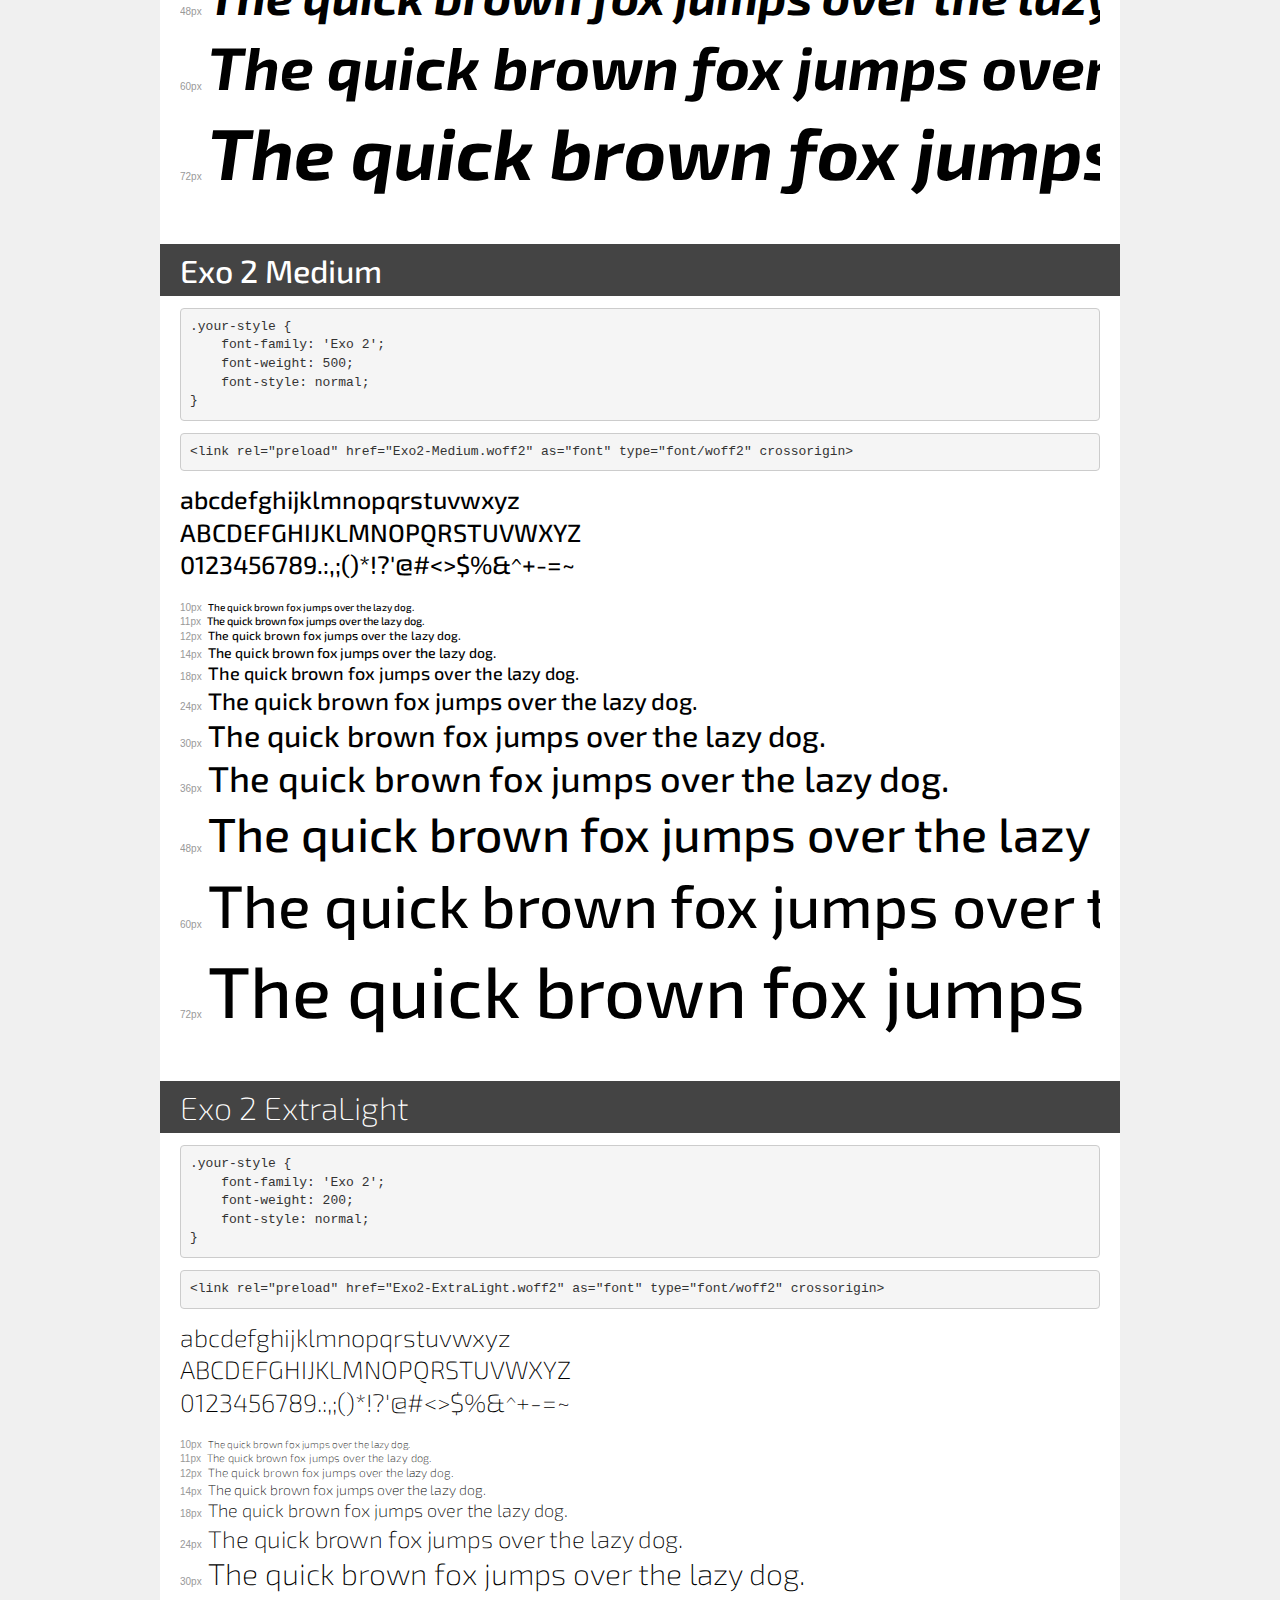
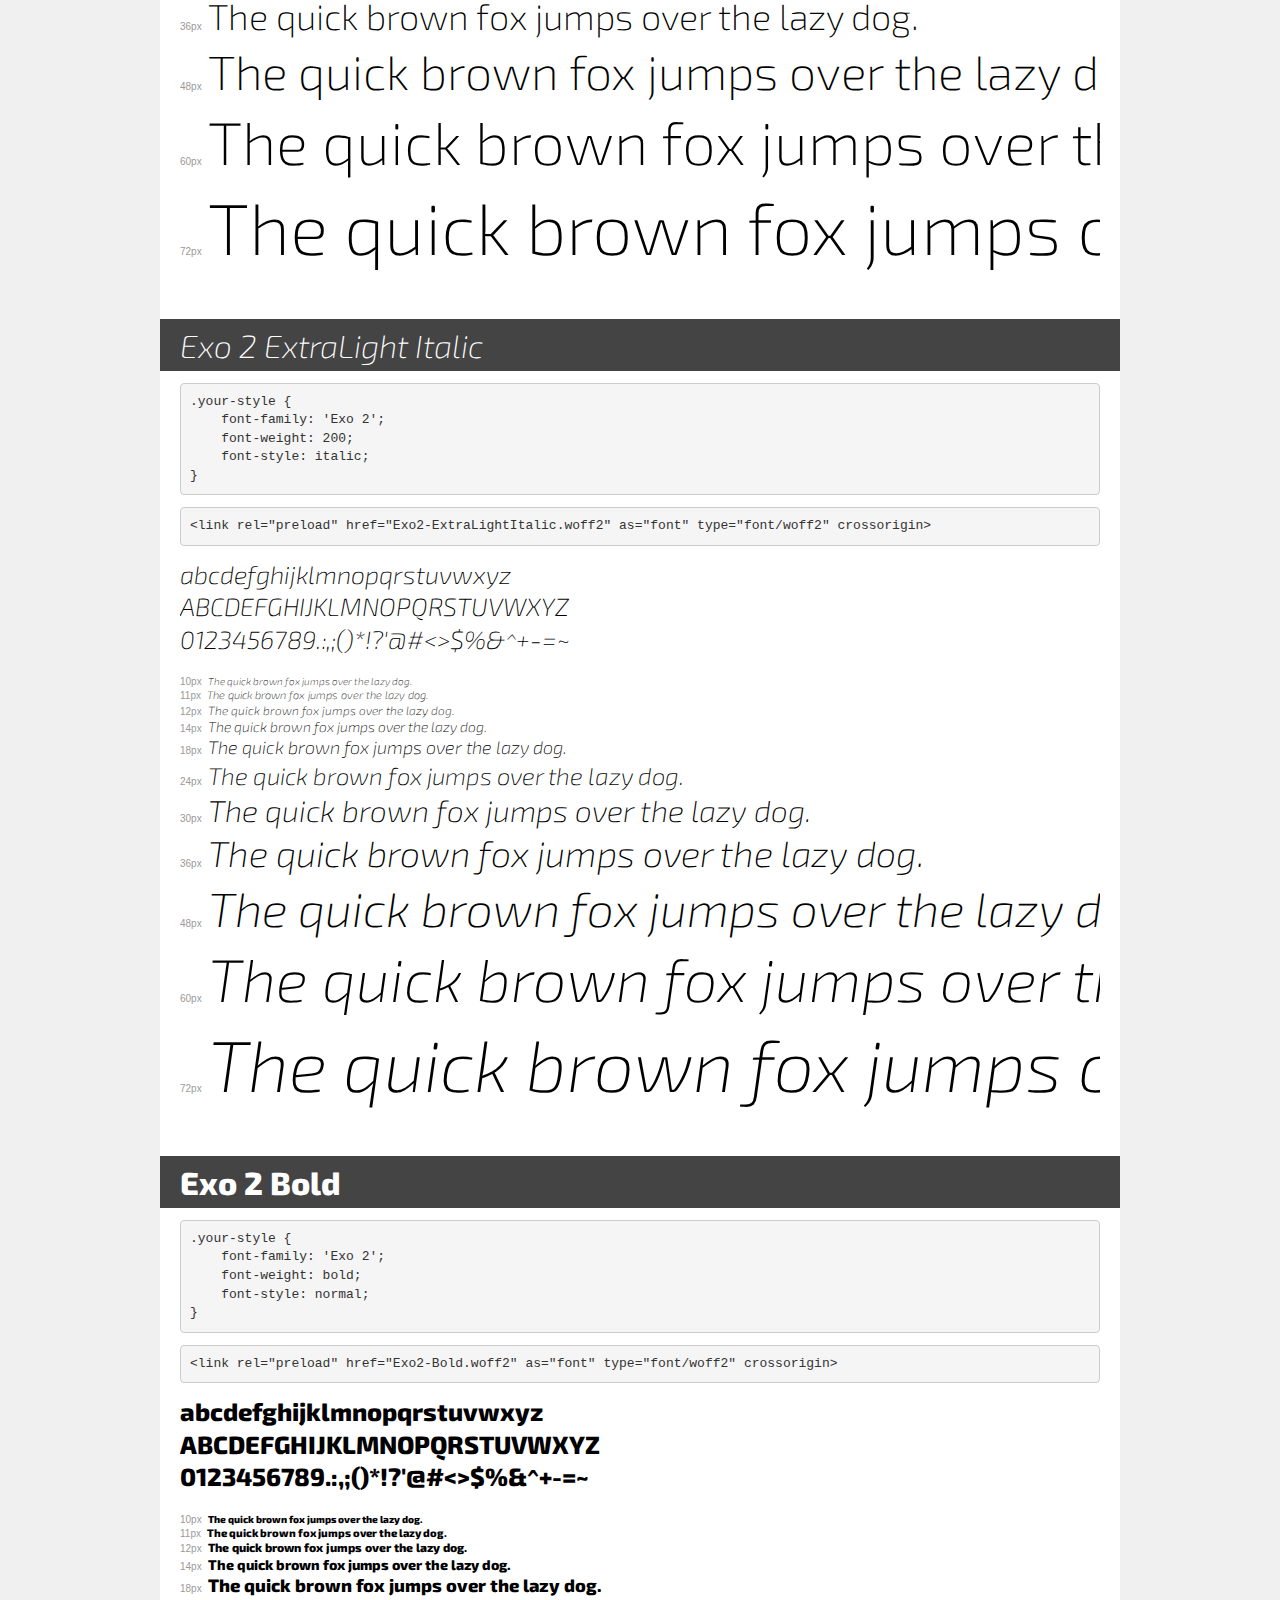
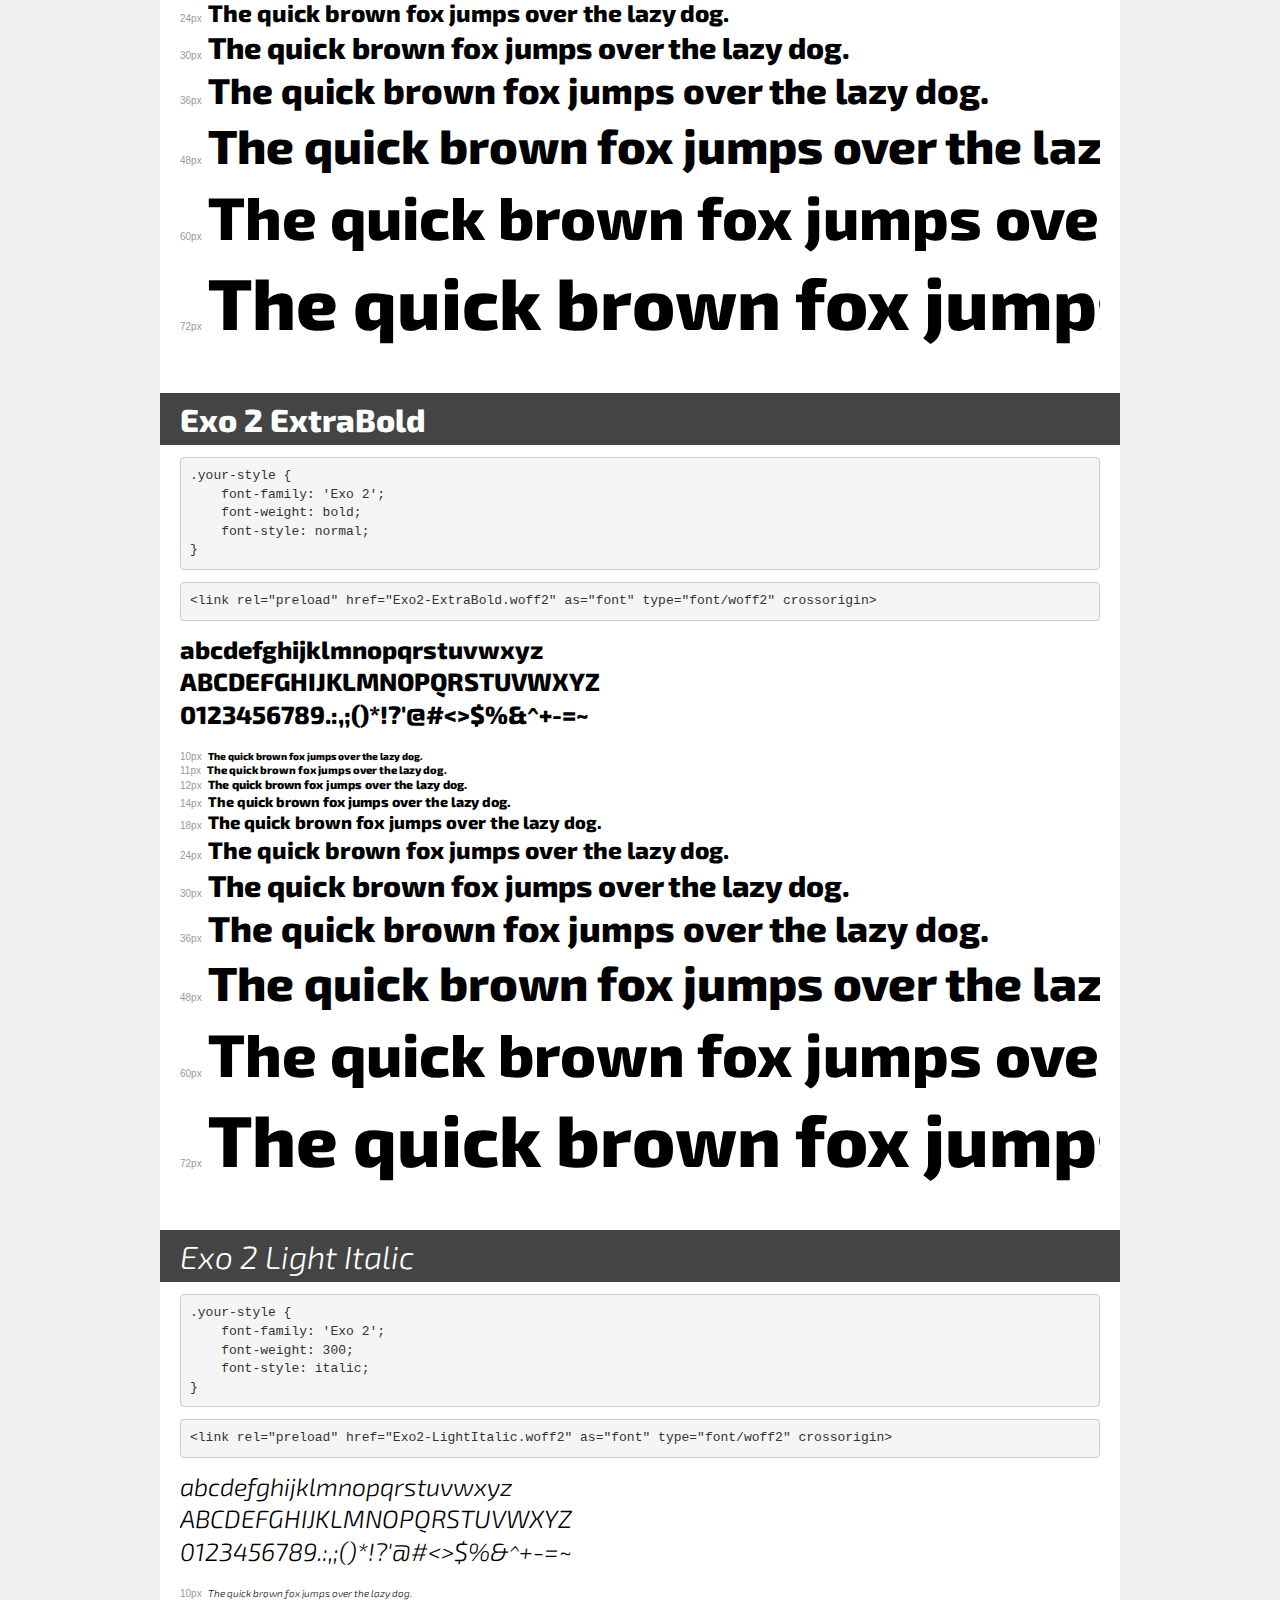
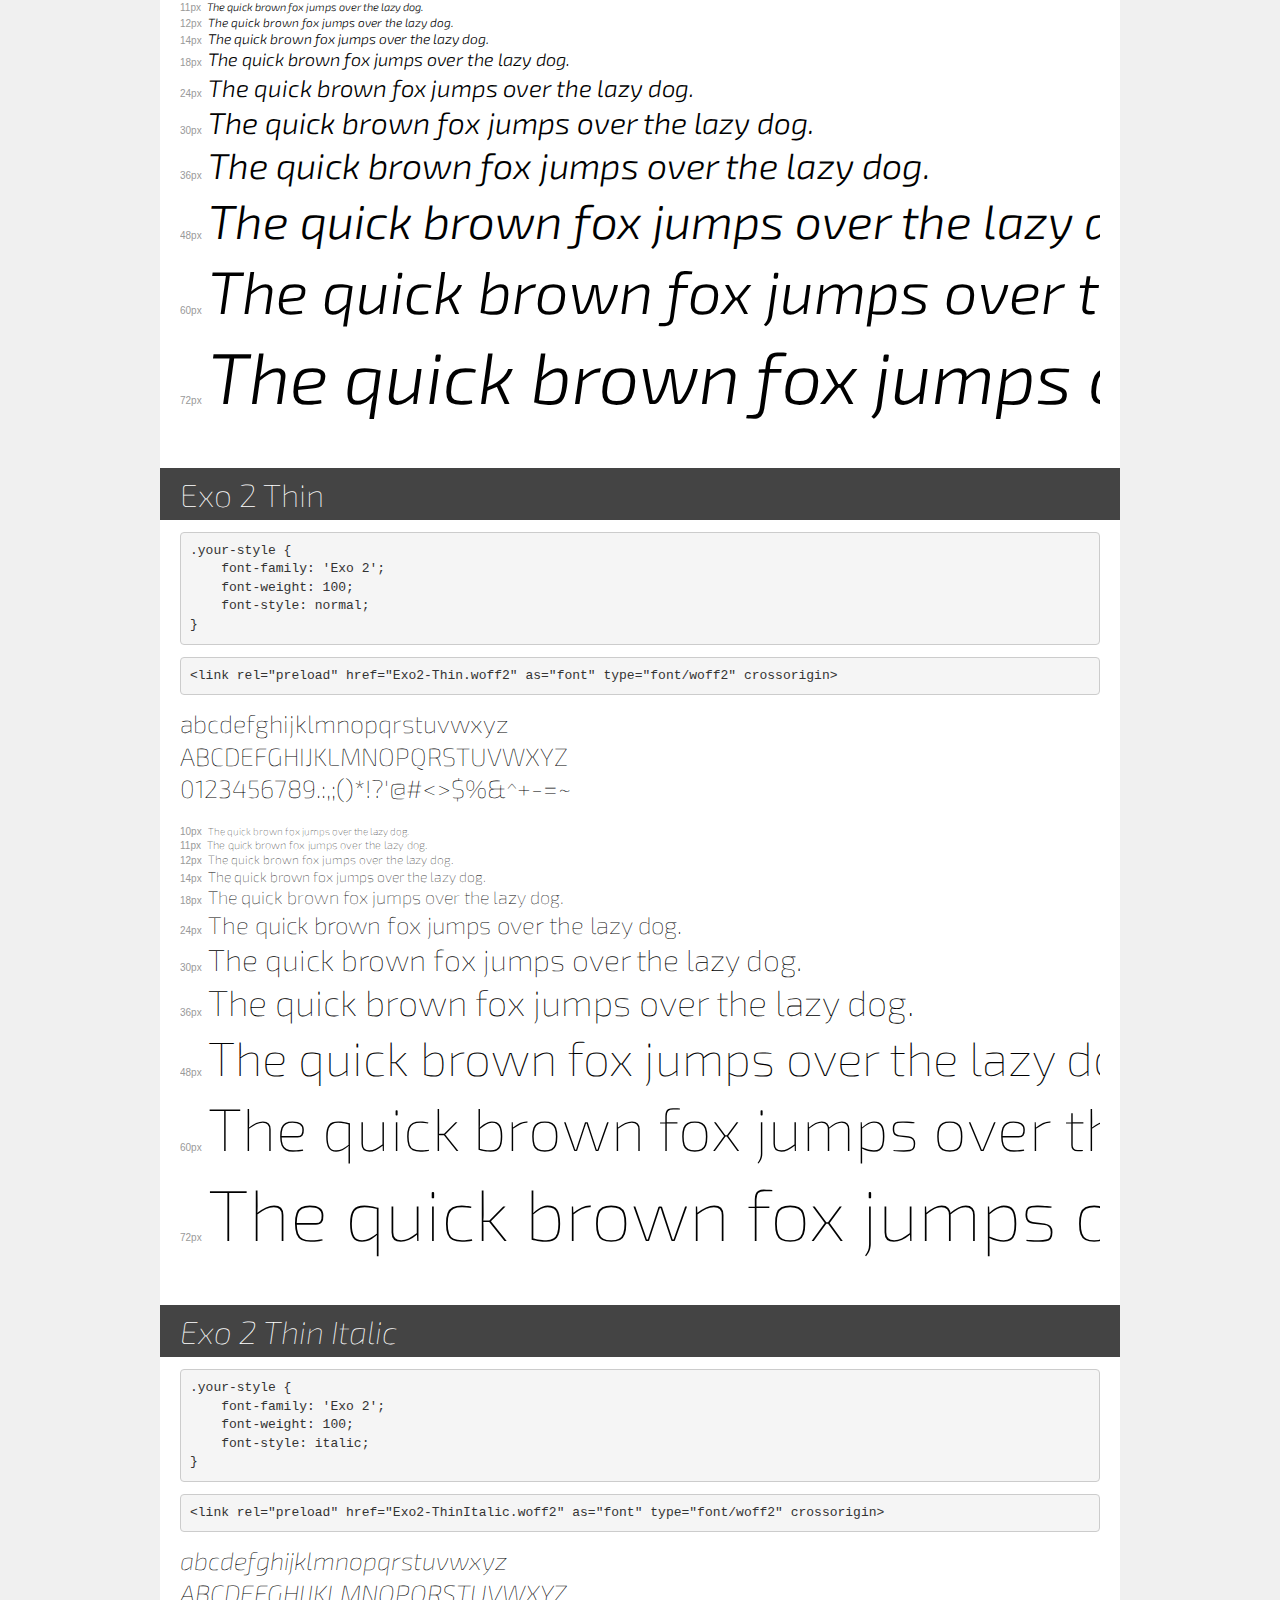
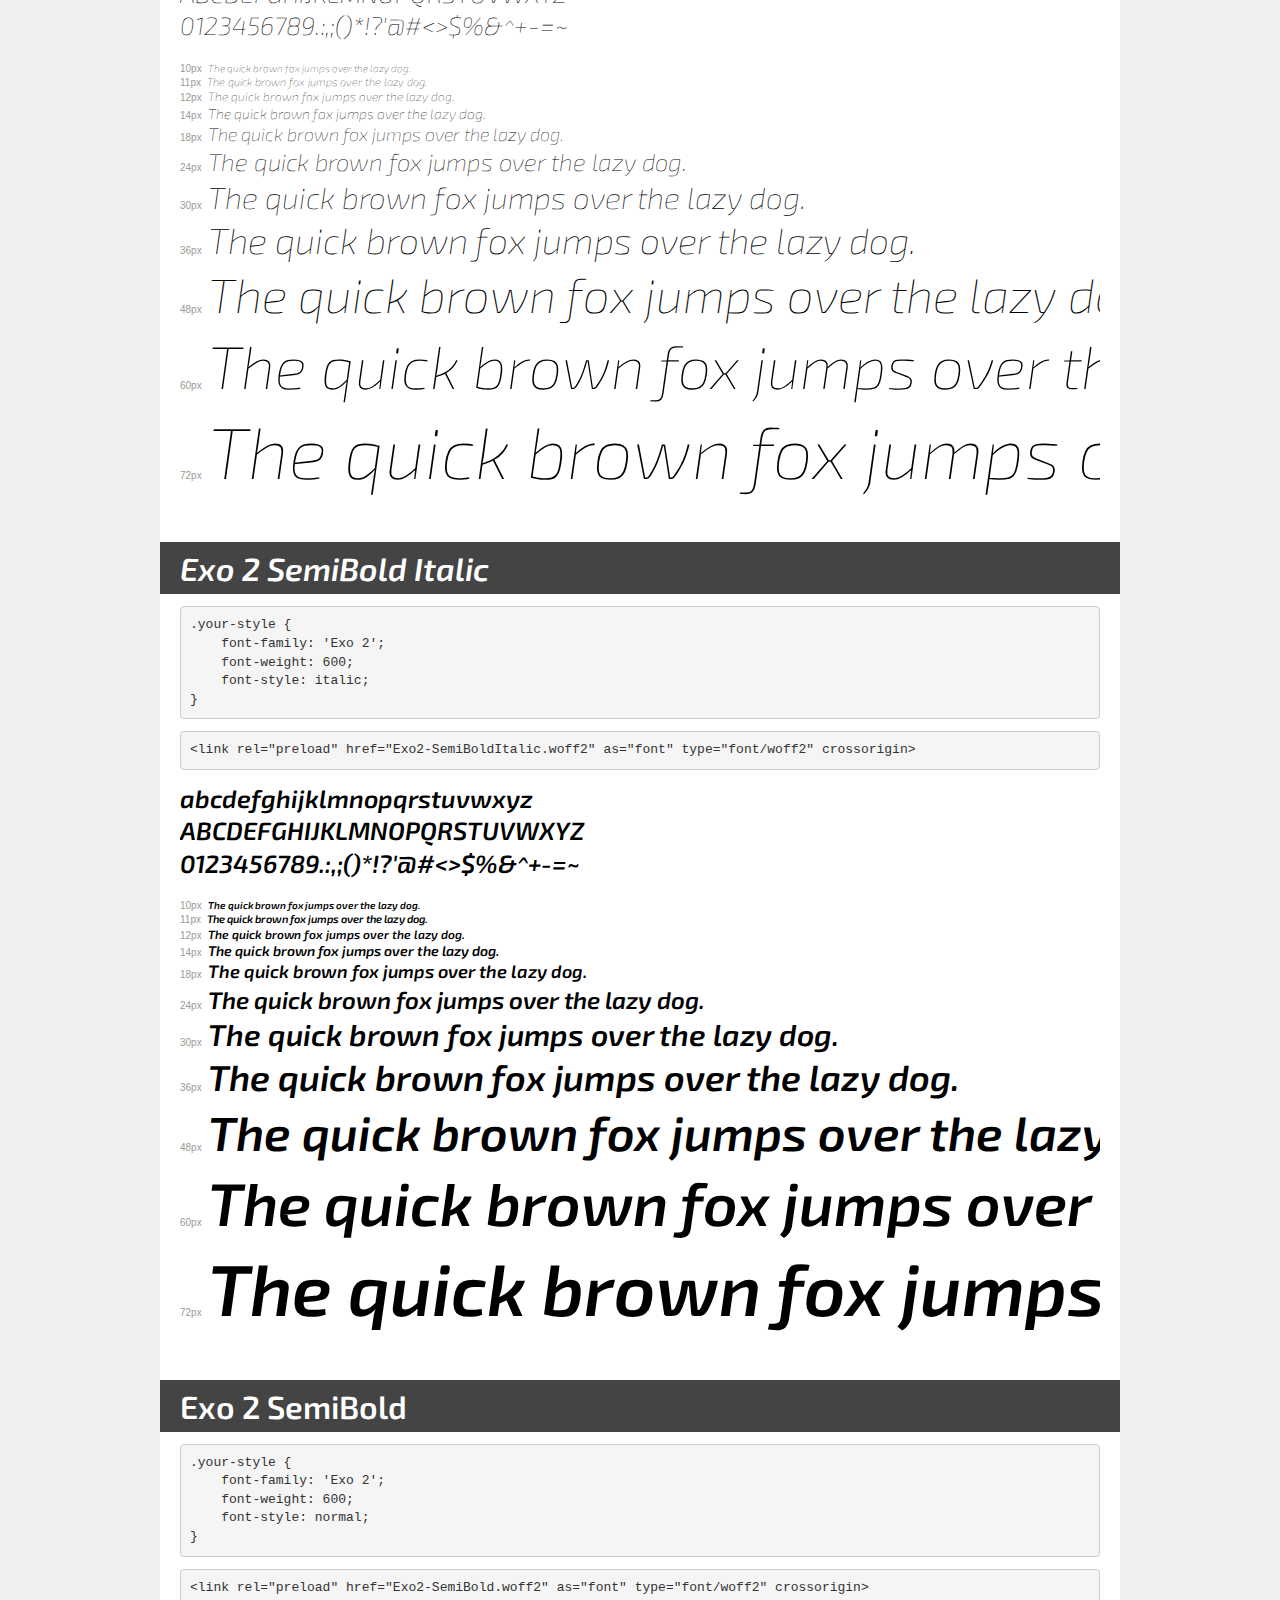
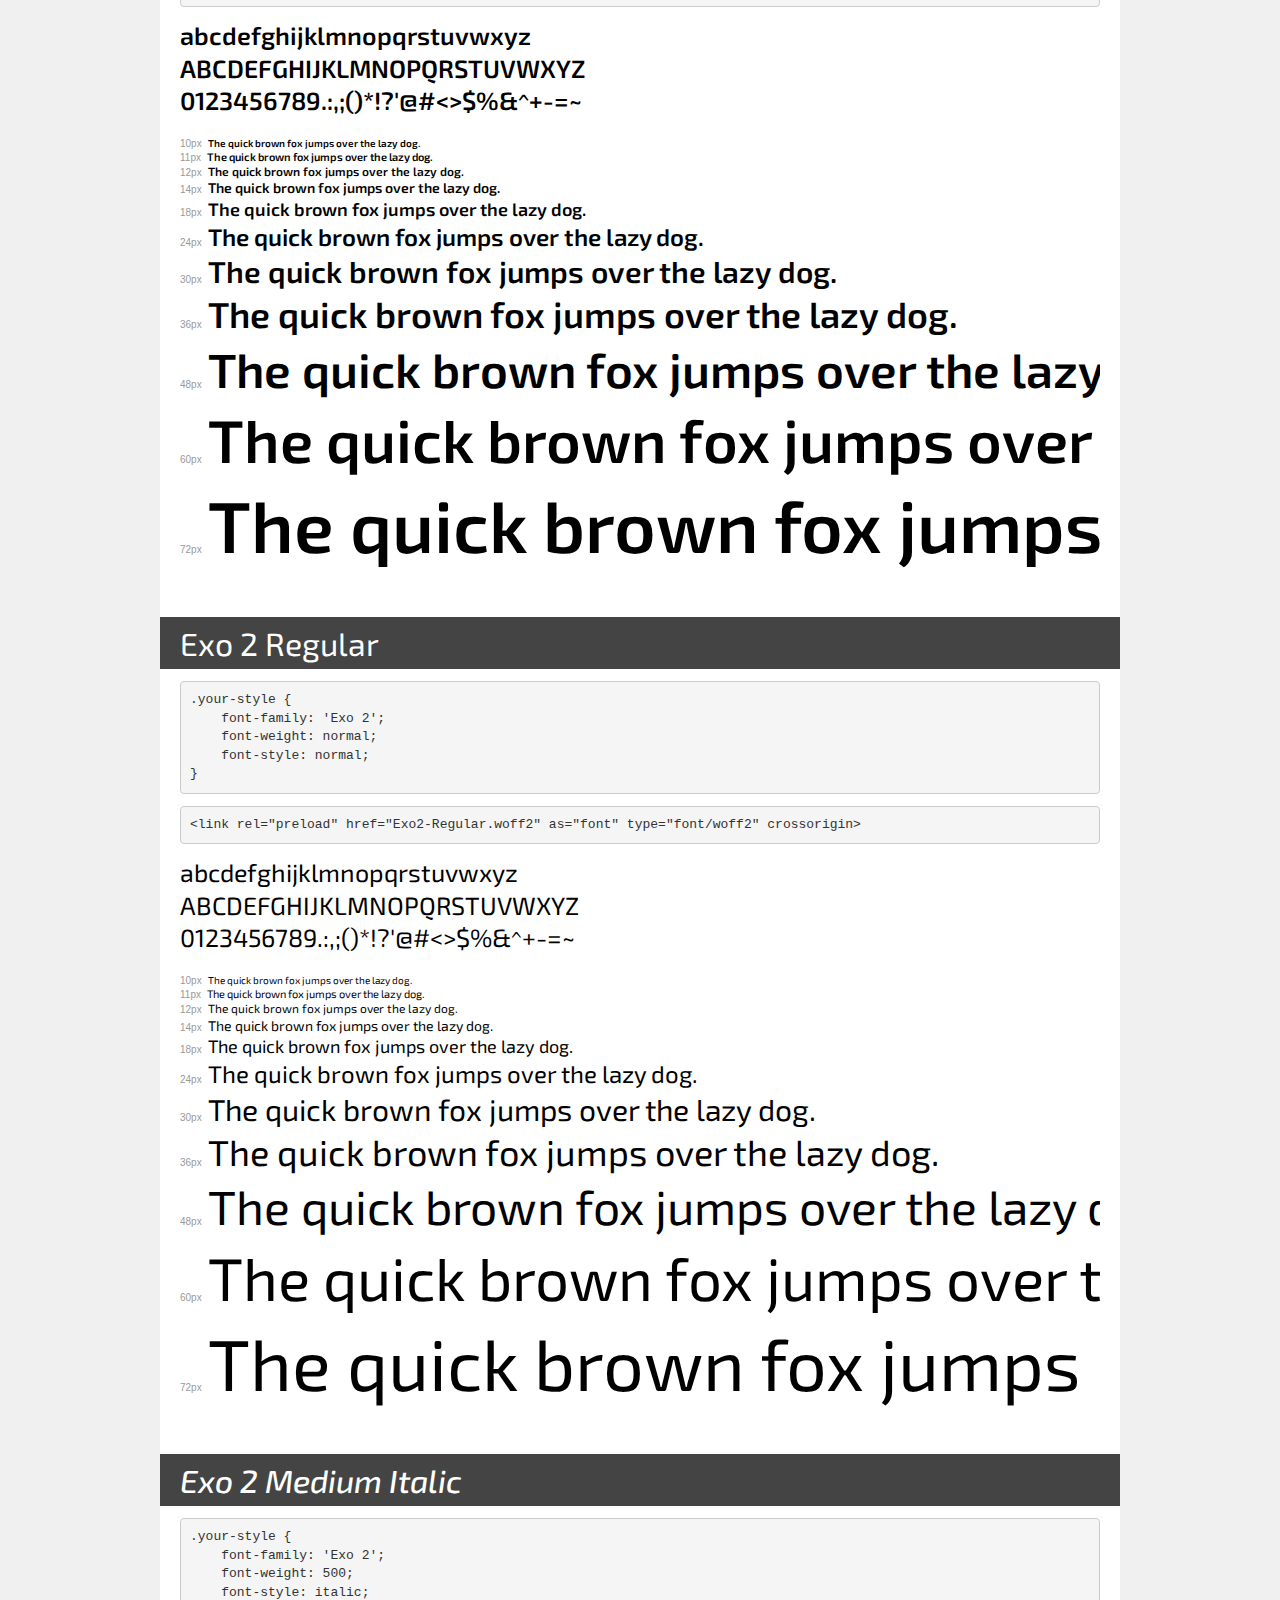
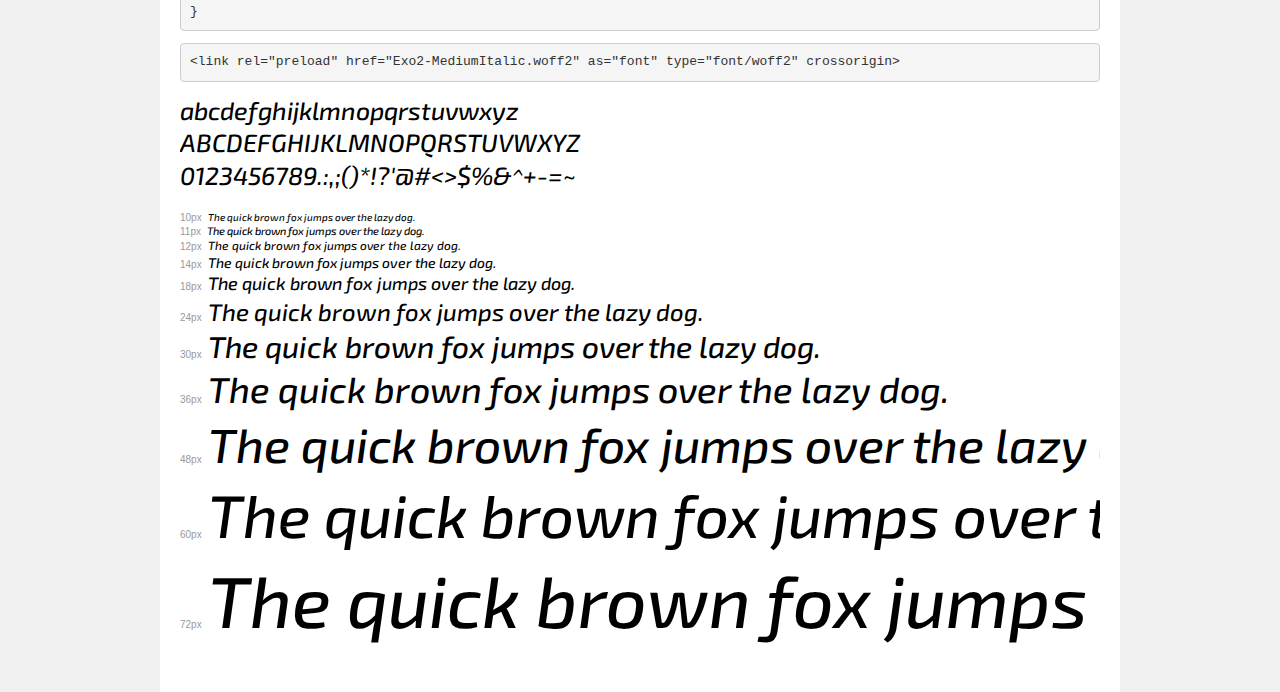
<file: fonts/exo2/demo.html>
<!DOCTYPE html>
<html lang="en">
<head>
    <meta charset="utf-8">
    <meta http-equiv="X-UA-Compatible" content="IE=edge">
    <meta name="viewport" content="width=device-width, initial-scale=1">
    <meta name="robots" content="noindex, noarchive">
    <meta name="format-detection" content="telephone=no">
    <title>Transfonter demo</title>
    <link href="stylesheet.css" rel="stylesheet">
    <style>
        /*
        http://meyerweb.com/eric/tools/css/reset/
        v2.0 | 20110126
        License: none (public domain)
        */
        html, body, div, span, applet, object, iframe,
        h1, h2, h3, h4, h5, h6, p, blockquote, pre,
        a, abbr, acronym, address, big, cite, code,
        del, dfn, em, img, ins, kbd, q, s, samp,
        small, strike, strong, sub, sup, tt, var,
        b, u, i, center,
        dl, dt, dd, ol, ul, li,
        fieldset, form, label, legend,
        table, caption, tbody, tfoot, thead, tr, th, td,
        article, aside, canvas, details, embed,
        figure, figcaption, footer, header, hgroup,
        menu, nav, output, ruby, section, summary,
        time, mark, audio, video {
            margin: 0;
            padding: 0;
            border: 0;
            font-size: 100%;
            font: inherit;
            vertical-align: baseline;
        }
        /* HTML5 display-role reset for older browsers */
        article, aside, details, figcaption, figure,
        footer, header, hgroup, menu, nav, section {
            display: block;
        }
        body {
            line-height: 1;
        }
        ol, ul {
            list-style: none;
        }
        blockquote, q {
            quotes: none;
        }
        blockquote:before, blockquote:after,
        q:before, q:after {
            content: '';
            content: none;
        }
        table {
            border-collapse: collapse;
            border-spacing: 0;
        }
        /* demo styles */
        body {
            background: #f0f0f0;
            color: #000;
        }
        .page {
            background: #fff;
            width: 920px;
            margin: 0 auto;
            padding: 20px 20px 0 20px;
            overflow: hidden;
        }
        .font-container {
            overflow-x: auto;
            overflow-y: hidden;
            margin-bottom: 40px;
            line-height: 1.3;
            white-space: nowrap;
            padding-bottom: 5px;
        }
        h1 {
            position: relative;
            background: #444;
            font-size: 32px;
            color: #fff;
            padding: 10px 20px;
            margin: 0 -20px 12px -20px;
        }
        .letters {
            font-size: 25px;
            margin-bottom: 20px;
        }
        .s10:before {
            content: '10px';
        }
        .s11:before {
            content: '11px';
        }
        .s12:before {
            content: '12px';
        }
        .s14:before {
            content: '14px';
        }
        .s18:before {
            content: '18px';
        }
        .s24:before {
            content: '24px';
        }
        .s30:before {
            content: '30px';
        }
        .s36:before {
            content: '36px';
        }
        .s48:before {
            content: '48px';
        }
        .s60:before {
            content: '60px';
        }
        .s72:before {
            content: '72px';
        }
        .s10:before, .s11:before, .s12:before, .s14:before,
        .s18:before, .s24:before, .s30:before, .s36:before,
        .s48:before, .s60:before, .s72:before {
            font-family: Arial, sans-serif;
            font-size: 10px;
            font-weight: normal;
            font-style: normal;
            color: #999;
            padding-right: 6px;
        }
        pre {
            display: block;
            padding: 9px;
            margin: 0 0 12px;
            font-family: Monaco, Menlo, Consolas, "Courier New", monospace;
            font-size: 13px;
            line-height: 1.428571429;
            color: #333;
            font-weight: normal;
            font-style: normal;
            background-color: #f5f5f5;
            border: 1px solid #ccc;
            overflow-x: auto;
            border-radius: 4px;
        }
        /* responsive */
        @media (max-width: 959px) {
            .page {
                width: auto;
                margin: 0;
            }
        }
    </style>
</head>
<body>
<div class="page">
    <div class="demo">
        <h1 style="font-family: 'Exo 2'; font-weight: 300; font-style: normal;">Exo 2 Light</h1>
        <pre title="Usage">.your-style {
    font-family: 'Exo 2';
    font-weight: 300;
    font-style: normal;
}</pre>
        <pre title="Preload (optional)">
&lt;link rel=&quot;preload&quot; href=&quot;Exo2-Light.woff2&quot; as=&quot;font&quot; type=&quot;font/woff2&quot; crossorigin&gt;</pre>
        <div class="font-container" style="font-family: 'Exo 2'; font-weight: 300; font-style: normal;">
            <p class="letters">
                abcdefghijklmnopqrstuvwxyz<br>
ABCDEFGHIJKLMNOPQRSTUVWXYZ<br>
                0123456789.:,;()*!?'@#&lt;&gt;$%&^+-=~
            </p>
            <p class="s10" style="font-size: 10px;">The quick brown fox jumps over the lazy dog.</p>
            <p class="s11" style="font-size: 11px;">The quick brown fox jumps over the lazy dog.</p>
            <p class="s12" style="font-size: 12px;">The quick brown fox jumps over the lazy dog.</p>
            <p class="s14" style="font-size: 14px;">The quick brown fox jumps over the lazy dog.</p>
            <p class="s18" style="font-size: 18px;">The quick brown fox jumps over the lazy dog.</p>
            <p class="s24" style="font-size: 24px;">The quick brown fox jumps over the lazy dog.</p>
            <p class="s30" style="font-size: 30px;">The quick brown fox jumps over the lazy dog.</p>
            <p class="s36" style="font-size: 36px;">The quick brown fox jumps over the lazy dog.</p>
            <p class="s48" style="font-size: 48px;">The quick brown fox jumps over the lazy dog.</p>
            <p class="s60" style="font-size: 60px;">The quick brown fox jumps over the lazy dog.</p>
            <p class="s72" style="font-size: 72px;">The quick brown fox jumps over the lazy dog.</p>
        </div>
    </div>

    <div class="demo">
        <h1 style="font-family: 'Exo 2'; font-weight: 900; font-style: italic;">Exo 2 Black Italic</h1>
        <pre title="Usage">.your-style {
    font-family: 'Exo 2';
    font-weight: 900;
    font-style: italic;
}</pre>
        <pre title="Preload (optional)">
&lt;link rel=&quot;preload&quot; href=&quot;Exo2-BlackItalic.woff2&quot; as=&quot;font&quot; type=&quot;font/woff2&quot; crossorigin&gt;</pre>
        <div class="font-container" style="font-family: 'Exo 2'; font-weight: 900; font-style: italic;">
            <p class="letters">
                abcdefghijklmnopqrstuvwxyz<br>
ABCDEFGHIJKLMNOPQRSTUVWXYZ<br>
                0123456789.:,;()*!?'@#&lt;&gt;$%&^+-=~
            </p>
            <p class="s10" style="font-size: 10px;">The quick brown fox jumps over the lazy dog.</p>
            <p class="s11" style="font-size: 11px;">The quick brown fox jumps over the lazy dog.</p>
            <p class="s12" style="font-size: 12px;">The quick brown fox jumps over the lazy dog.</p>
            <p class="s14" style="font-size: 14px;">The quick brown fox jumps over the lazy dog.</p>
            <p class="s18" style="font-size: 18px;">The quick brown fox jumps over the lazy dog.</p>
            <p class="s24" style="font-size: 24px;">The quick brown fox jumps over the lazy dog.</p>
            <p class="s30" style="font-size: 30px;">The quick brown fox jumps over the lazy dog.</p>
            <p class="s36" style="font-size: 36px;">The quick brown fox jumps over the lazy dog.</p>
            <p class="s48" style="font-size: 48px;">The quick brown fox jumps over the lazy dog.</p>
            <p class="s60" style="font-size: 60px;">The quick brown fox jumps over the lazy dog.</p>
            <p class="s72" style="font-size: 72px;">The quick brown fox jumps over the lazy dog.</p>
        </div>
    </div>

    <div class="demo">
        <h1 style="font-family: 'Exo 2'; font-weight: normal; font-style: italic;">Exo 2 Italic</h1>
        <pre title="Usage">.your-style {
    font-family: 'Exo 2';
    font-weight: normal;
    font-style: italic;
}</pre>
        <pre title="Preload (optional)">
&lt;link rel=&quot;preload&quot; href=&quot;Exo2-Italic.woff2&quot; as=&quot;font&quot; type=&quot;font/woff2&quot; crossorigin&gt;</pre>
        <div class="font-container" style="font-family: 'Exo 2'; font-weight: normal; font-style: italic;">
            <p class="letters">
                abcdefghijklmnopqrstuvwxyz<br>
ABCDEFGHIJKLMNOPQRSTUVWXYZ<br>
                0123456789.:,;()*!?'@#&lt;&gt;$%&^+-=~
            </p>
            <p class="s10" style="font-size: 10px;">The quick brown fox jumps over the lazy dog.</p>
            <p class="s11" style="font-size: 11px;">The quick brown fox jumps over the lazy dog.</p>
            <p class="s12" style="font-size: 12px;">The quick brown fox jumps over the lazy dog.</p>
            <p class="s14" style="font-size: 14px;">The quick brown fox jumps over the lazy dog.</p>
            <p class="s18" style="font-size: 18px;">The quick brown fox jumps over the lazy dog.</p>
            <p class="s24" style="font-size: 24px;">The quick brown fox jumps over the lazy dog.</p>
            <p class="s30" style="font-size: 30px;">The quick brown fox jumps over the lazy dog.</p>
            <p class="s36" style="font-size: 36px;">The quick brown fox jumps over the lazy dog.</p>
            <p class="s48" style="font-size: 48px;">The quick brown fox jumps over the lazy dog.</p>
            <p class="s60" style="font-size: 60px;">The quick brown fox jumps over the lazy dog.</p>
            <p class="s72" style="font-size: 72px;">The quick brown fox jumps over the lazy dog.</p>
        </div>
    </div>

    <div class="demo">
        <h1 style="font-family: 'Exo 2'; font-weight: 900; font-style: normal;">Exo 2 Black</h1>
        <pre title="Usage">.your-style {
    font-family: 'Exo 2';
    font-weight: 900;
    font-style: normal;
}</pre>
        <pre title="Preload (optional)">
&lt;link rel=&quot;preload&quot; href=&quot;Exo2-Black.woff2&quot; as=&quot;font&quot; type=&quot;font/woff2&quot; crossorigin&gt;</pre>
        <div class="font-container" style="font-family: 'Exo 2'; font-weight: 900; font-style: normal;">
            <p class="letters">
                abcdefghijklmnopqrstuvwxyz<br>
ABCDEFGHIJKLMNOPQRSTUVWXYZ<br>
                0123456789.:,;()*!?'@#&lt;&gt;$%&^+-=~
            </p>
            <p class="s10" style="font-size: 10px;">The quick brown fox jumps over the lazy dog.</p>
            <p class="s11" style="font-size: 11px;">The quick brown fox jumps over the lazy dog.</p>
            <p class="s12" style="font-size: 12px;">The quick brown fox jumps over the lazy dog.</p>
            <p class="s14" style="font-size: 14px;">The quick brown fox jumps over the lazy dog.</p>
            <p class="s18" style="font-size: 18px;">The quick brown fox jumps over the lazy dog.</p>
            <p class="s24" style="font-size: 24px;">The quick brown fox jumps over the lazy dog.</p>
            <p class="s30" style="font-size: 30px;">The quick brown fox jumps over the lazy dog.</p>
            <p class="s36" style="font-size: 36px;">The quick brown fox jumps over the lazy dog.</p>
            <p class="s48" style="font-size: 48px;">The quick brown fox jumps over the lazy dog.</p>
            <p class="s60" style="font-size: 60px;">The quick brown fox jumps over the lazy dog.</p>
            <p class="s72" style="font-size: 72px;">The quick brown fox jumps over the lazy dog.</p>
        </div>
    </div>

    <div class="demo">
        <h1 style="font-family: 'Exo 2'; font-weight: bold; font-style: italic;">Exo 2 ExtraBold Italic</h1>
        <pre title="Usage">.your-style {
    font-family: 'Exo 2';
    font-weight: bold;
    font-style: italic;
}</pre>
        <pre title="Preload (optional)">
&lt;link rel=&quot;preload&quot; href=&quot;Exo2-ExtraBoldItalic.woff2&quot; as=&quot;font&quot; type=&quot;font/woff2&quot; crossorigin&gt;</pre>
        <div class="font-container" style="font-family: 'Exo 2'; font-weight: bold; font-style: italic;">
            <p class="letters">
                abcdefghijklmnopqrstuvwxyz<br>
ABCDEFGHIJKLMNOPQRSTUVWXYZ<br>
                0123456789.:,;()*!?'@#&lt;&gt;$%&^+-=~
            </p>
            <p class="s10" style="font-size: 10px;">The quick brown fox jumps over the lazy dog.</p>
            <p class="s11" style="font-size: 11px;">The quick brown fox jumps over the lazy dog.</p>
            <p class="s12" style="font-size: 12px;">The quick brown fox jumps over the lazy dog.</p>
            <p class="s14" style="font-size: 14px;">The quick brown fox jumps over the lazy dog.</p>
            <p class="s18" style="font-size: 18px;">The quick brown fox jumps over the lazy dog.</p>
            <p class="s24" style="font-size: 24px;">The quick brown fox jumps over the lazy dog.</p>
            <p class="s30" style="font-size: 30px;">The quick brown fox jumps over the lazy dog.</p>
            <p class="s36" style="font-size: 36px;">The quick brown fox jumps over the lazy dog.</p>
            <p class="s48" style="font-size: 48px;">The quick brown fox jumps over the lazy dog.</p>
            <p class="s60" style="font-size: 60px;">The quick brown fox jumps over the lazy dog.</p>
            <p class="s72" style="font-size: 72px;">The quick brown fox jumps over the lazy dog.</p>
        </div>
    </div>

    <div class="demo">
        <h1 style="font-family: 'Exo 2'; font-weight: bold; font-style: italic;">Exo 2 Bold Italic</h1>
        <pre title="Usage">.your-style {
    font-family: 'Exo 2';
    font-weight: bold;
    font-style: italic;
}</pre>
        <pre title="Preload (optional)">
&lt;link rel=&quot;preload&quot; href=&quot;Exo2-BoldItalic.woff2&quot; as=&quot;font&quot; type=&quot;font/woff2&quot; crossorigin&gt;</pre>
        <div class="font-container" style="font-family: 'Exo 2'; font-weight: bold; font-style: italic;">
            <p class="letters">
                abcdefghijklmnopqrstuvwxyz<br>
ABCDEFGHIJKLMNOPQRSTUVWXYZ<br>
                0123456789.:,;()*!?'@#&lt;&gt;$%&^+-=~
            </p>
            <p class="s10" style="font-size: 10px;">The quick brown fox jumps over the lazy dog.</p>
            <p class="s11" style="font-size: 11px;">The quick brown fox jumps over the lazy dog.</p>
            <p class="s12" style="font-size: 12px;">The quick brown fox jumps over the lazy dog.</p>
            <p class="s14" style="font-size: 14px;">The quick brown fox jumps over the lazy dog.</p>
            <p class="s18" style="font-size: 18px;">The quick brown fox jumps over the lazy dog.</p>
            <p class="s24" style="font-size: 24px;">The quick brown fox jumps over the lazy dog.</p>
            <p class="s30" style="font-size: 30px;">The quick brown fox jumps over the lazy dog.</p>
            <p class="s36" style="font-size: 36px;">The quick brown fox jumps over the lazy dog.</p>
            <p class="s48" style="font-size: 48px;">The quick brown fox jumps over the lazy dog.</p>
            <p class="s60" style="font-size: 60px;">The quick brown fox jumps over the lazy dog.</p>
            <p class="s72" style="font-size: 72px;">The quick brown fox jumps over the lazy dog.</p>
        </div>
    </div>

    <div class="demo">
        <h1 style="font-family: 'Exo 2'; font-weight: 500; font-style: normal;">Exo 2 Medium</h1>
        <pre title="Usage">.your-style {
    font-family: 'Exo 2';
    font-weight: 500;
    font-style: normal;
}</pre>
        <pre title="Preload (optional)">
&lt;link rel=&quot;preload&quot; href=&quot;Exo2-Medium.woff2&quot; as=&quot;font&quot; type=&quot;font/woff2&quot; crossorigin&gt;</pre>
        <div class="font-container" style="font-family: 'Exo 2'; font-weight: 500; font-style: normal;">
            <p class="letters">
                abcdefghijklmnopqrstuvwxyz<br>
ABCDEFGHIJKLMNOPQRSTUVWXYZ<br>
                0123456789.:,;()*!?'@#&lt;&gt;$%&^+-=~
            </p>
            <p class="s10" style="font-size: 10px;">The quick brown fox jumps over the lazy dog.</p>
            <p class="s11" style="font-size: 11px;">The quick brown fox jumps over the lazy dog.</p>
            <p class="s12" style="font-size: 12px;">The quick brown fox jumps over the lazy dog.</p>
            <p class="s14" style="font-size: 14px;">The quick brown fox jumps over the lazy dog.</p>
            <p class="s18" style="font-size: 18px;">The quick brown fox jumps over the lazy dog.</p>
            <p class="s24" style="font-size: 24px;">The quick brown fox jumps over the lazy dog.</p>
            <p class="s30" style="font-size: 30px;">The quick brown fox jumps over the lazy dog.</p>
            <p class="s36" style="font-size: 36px;">The quick brown fox jumps over the lazy dog.</p>
            <p class="s48" style="font-size: 48px;">The quick brown fox jumps over the lazy dog.</p>
            <p class="s60" style="font-size: 60px;">The quick brown fox jumps over the lazy dog.</p>
            <p class="s72" style="font-size: 72px;">The quick brown fox jumps over the lazy dog.</p>
        </div>
    </div>

    <div class="demo">
        <h1 style="font-family: 'Exo 2'; font-weight: 200; font-style: normal;">Exo 2 ExtraLight</h1>
        <pre title="Usage">.your-style {
    font-family: 'Exo 2';
    font-weight: 200;
    font-style: normal;
}</pre>
        <pre title="Preload (optional)">
&lt;link rel=&quot;preload&quot; href=&quot;Exo2-ExtraLight.woff2&quot; as=&quot;font&quot; type=&quot;font/woff2&quot; crossorigin&gt;</pre>
        <div class="font-container" style="font-family: 'Exo 2'; font-weight: 200; font-style: normal;">
            <p class="letters">
                abcdefghijklmnopqrstuvwxyz<br>
ABCDEFGHIJKLMNOPQRSTUVWXYZ<br>
                0123456789.:,;()*!?'@#&lt;&gt;$%&^+-=~
            </p>
            <p class="s10" style="font-size: 10px;">The quick brown fox jumps over the lazy dog.</p>
            <p class="s11" style="font-size: 11px;">The quick brown fox jumps over the lazy dog.</p>
            <p class="s12" style="font-size: 12px;">The quick brown fox jumps over the lazy dog.</p>
            <p class="s14" style="font-size: 14px;">The quick brown fox jumps over the lazy dog.</p>
            <p class="s18" style="font-size: 18px;">The quick brown fox jumps over the lazy dog.</p>
            <p class="s24" style="font-size: 24px;">The quick brown fox jumps over the lazy dog.</p>
            <p class="s30" style="font-size: 30px;">The quick brown fox jumps over the lazy dog.</p>
            <p class="s36" style="font-size: 36px;">The quick brown fox jumps over the lazy dog.</p>
            <p class="s48" style="font-size: 48px;">The quick brown fox jumps over the lazy dog.</p>
            <p class="s60" style="font-size: 60px;">The quick brown fox jumps over the lazy dog.</p>
            <p class="s72" style="font-size: 72px;">The quick brown fox jumps over the lazy dog.</p>
        </div>
    </div>

    <div class="demo">
        <h1 style="font-family: 'Exo 2'; font-weight: 200; font-style: italic;">Exo 2 ExtraLight Italic</h1>
        <pre title="Usage">.your-style {
    font-family: 'Exo 2';
    font-weight: 200;
    font-style: italic;
}</pre>
        <pre title="Preload (optional)">
&lt;link rel=&quot;preload&quot; href=&quot;Exo2-ExtraLightItalic.woff2&quot; as=&quot;font&quot; type=&quot;font/woff2&quot; crossorigin&gt;</pre>
        <div class="font-container" style="font-family: 'Exo 2'; font-weight: 200; font-style: italic;">
            <p class="letters">
                abcdefghijklmnopqrstuvwxyz<br>
ABCDEFGHIJKLMNOPQRSTUVWXYZ<br>
                0123456789.:,;()*!?'@#&lt;&gt;$%&^+-=~
            </p>
            <p class="s10" style="font-size: 10px;">The quick brown fox jumps over the lazy dog.</p>
            <p class="s11" style="font-size: 11px;">The quick brown fox jumps over the lazy dog.</p>
            <p class="s12" style="font-size: 12px;">The quick brown fox jumps over the lazy dog.</p>
            <p class="s14" style="font-size: 14px;">The quick brown fox jumps over the lazy dog.</p>
            <p class="s18" style="font-size: 18px;">The quick brown fox jumps over the lazy dog.</p>
            <p class="s24" style="font-size: 24px;">The quick brown fox jumps over the lazy dog.</p>
            <p class="s30" style="font-size: 30px;">The quick brown fox jumps over the lazy dog.</p>
            <p class="s36" style="font-size: 36px;">The quick brown fox jumps over the lazy dog.</p>
            <p class="s48" style="font-size: 48px;">The quick brown fox jumps over the lazy dog.</p>
            <p class="s60" style="font-size: 60px;">The quick brown fox jumps over the lazy dog.</p>
            <p class="s72" style="font-size: 72px;">The quick brown fox jumps over the lazy dog.</p>
        </div>
    </div>

    <div class="demo">
        <h1 style="font-family: 'Exo 2'; font-weight: bold; font-style: normal;">Exo 2 Bold</h1>
        <pre title="Usage">.your-style {
    font-family: 'Exo 2';
    font-weight: bold;
    font-style: normal;
}</pre>
        <pre title="Preload (optional)">
&lt;link rel=&quot;preload&quot; href=&quot;Exo2-Bold.woff2&quot; as=&quot;font&quot; type=&quot;font/woff2&quot; crossorigin&gt;</pre>
        <div class="font-container" style="font-family: 'Exo 2'; font-weight: bold; font-style: normal;">
            <p class="letters">
                abcdefghijklmnopqrstuvwxyz<br>
ABCDEFGHIJKLMNOPQRSTUVWXYZ<br>
                0123456789.:,;()*!?'@#&lt;&gt;$%&^+-=~
            </p>
            <p class="s10" style="font-size: 10px;">The quick brown fox jumps over the lazy dog.</p>
            <p class="s11" style="font-size: 11px;">The quick brown fox jumps over the lazy dog.</p>
            <p class="s12" style="font-size: 12px;">The quick brown fox jumps over the lazy dog.</p>
            <p class="s14" style="font-size: 14px;">The quick brown fox jumps over the lazy dog.</p>
            <p class="s18" style="font-size: 18px;">The quick brown fox jumps over the lazy dog.</p>
            <p class="s24" style="font-size: 24px;">The quick brown fox jumps over the lazy dog.</p>
            <p class="s30" style="font-size: 30px;">The quick brown fox jumps over the lazy dog.</p>
            <p class="s36" style="font-size: 36px;">The quick brown fox jumps over the lazy dog.</p>
            <p class="s48" style="font-size: 48px;">The quick brown fox jumps over the lazy dog.</p>
            <p class="s60" style="font-size: 60px;">The quick brown fox jumps over the lazy dog.</p>
            <p class="s72" style="font-size: 72px;">The quick brown fox jumps over the lazy dog.</p>
        </div>
    </div>

    <div class="demo">
        <h1 style="font-family: 'Exo 2'; font-weight: bold; font-style: normal;">Exo 2 ExtraBold</h1>
        <pre title="Usage">.your-style {
    font-family: 'Exo 2';
    font-weight: bold;
    font-style: normal;
}</pre>
        <pre title="Preload (optional)">
&lt;link rel=&quot;preload&quot; href=&quot;Exo2-ExtraBold.woff2&quot; as=&quot;font&quot; type=&quot;font/woff2&quot; crossorigin&gt;</pre>
        <div class="font-container" style="font-family: 'Exo 2'; font-weight: bold; font-style: normal;">
            <p class="letters">
                abcdefghijklmnopqrstuvwxyz<br>
ABCDEFGHIJKLMNOPQRSTUVWXYZ<br>
                0123456789.:,;()*!?'@#&lt;&gt;$%&^+-=~
            </p>
            <p class="s10" style="font-size: 10px;">The quick brown fox jumps over the lazy dog.</p>
            <p class="s11" style="font-size: 11px;">The quick brown fox jumps over the lazy dog.</p>
            <p class="s12" style="font-size: 12px;">The quick brown fox jumps over the lazy dog.</p>
            <p class="s14" style="font-size: 14px;">The quick brown fox jumps over the lazy dog.</p>
            <p class="s18" style="font-size: 18px;">The quick brown fox jumps over the lazy dog.</p>
            <p class="s24" style="font-size: 24px;">The quick brown fox jumps over the lazy dog.</p>
            <p class="s30" style="font-size: 30px;">The quick brown fox jumps over the lazy dog.</p>
            <p class="s36" style="font-size: 36px;">The quick brown fox jumps over the lazy dog.</p>
            <p class="s48" style="font-size: 48px;">The quick brown fox jumps over the lazy dog.</p>
            <p class="s60" style="font-size: 60px;">The quick brown fox jumps over the lazy dog.</p>
            <p class="s72" style="font-size: 72px;">The quick brown fox jumps over the lazy dog.</p>
        </div>
    </div>

    <div class="demo">
        <h1 style="font-family: 'Exo 2'; font-weight: 300; font-style: italic;">Exo 2 Light Italic</h1>
        <pre title="Usage">.your-style {
    font-family: 'Exo 2';
    font-weight: 300;
    font-style: italic;
}</pre>
        <pre title="Preload (optional)">
&lt;link rel=&quot;preload&quot; href=&quot;Exo2-LightItalic.woff2&quot; as=&quot;font&quot; type=&quot;font/woff2&quot; crossorigin&gt;</pre>
        <div class="font-container" style="font-family: 'Exo 2'; font-weight: 300; font-style: italic;">
            <p class="letters">
                abcdefghijklmnopqrstuvwxyz<br>
ABCDEFGHIJKLMNOPQRSTUVWXYZ<br>
                0123456789.:,;()*!?'@#&lt;&gt;$%&^+-=~
            </p>
            <p class="s10" style="font-size: 10px;">The quick brown fox jumps over the lazy dog.</p>
            <p class="s11" style="font-size: 11px;">The quick brown fox jumps over the lazy dog.</p>
            <p class="s12" style="font-size: 12px;">The quick brown fox jumps over the lazy dog.</p>
            <p class="s14" style="font-size: 14px;">The quick brown fox jumps over the lazy dog.</p>
            <p class="s18" style="font-size: 18px;">The quick brown fox jumps over the lazy dog.</p>
            <p class="s24" style="font-size: 24px;">The quick brown fox jumps over the lazy dog.</p>
            <p class="s30" style="font-size: 30px;">The quick brown fox jumps over the lazy dog.</p>
            <p class="s36" style="font-size: 36px;">The quick brown fox jumps over the lazy dog.</p>
            <p class="s48" style="font-size: 48px;">The quick brown fox jumps over the lazy dog.</p>
            <p class="s60" style="font-size: 60px;">The quick brown fox jumps over the lazy dog.</p>
            <p class="s72" style="font-size: 72px;">The quick brown fox jumps over the lazy dog.</p>
        </div>
    </div>

    <div class="demo">
        <h1 style="font-family: 'Exo 2'; font-weight: 100; font-style: normal;">Exo 2 Thin</h1>
        <pre title="Usage">.your-style {
    font-family: 'Exo 2';
    font-weight: 100;
    font-style: normal;
}</pre>
        <pre title="Preload (optional)">
&lt;link rel=&quot;preload&quot; href=&quot;Exo2-Thin.woff2&quot; as=&quot;font&quot; type=&quot;font/woff2&quot; crossorigin&gt;</pre>
        <div class="font-container" style="font-family: 'Exo 2'; font-weight: 100; font-style: normal;">
            <p class="letters">
                abcdefghijklmnopqrstuvwxyz<br>
ABCDEFGHIJKLMNOPQRSTUVWXYZ<br>
                0123456789.:,;()*!?'@#&lt;&gt;$%&^+-=~
            </p>
            <p class="s10" style="font-size: 10px;">The quick brown fox jumps over the lazy dog.</p>
            <p class="s11" style="font-size: 11px;">The quick brown fox jumps over the lazy dog.</p>
            <p class="s12" style="font-size: 12px;">The quick brown fox jumps over the lazy dog.</p>
            <p class="s14" style="font-size: 14px;">The quick brown fox jumps over the lazy dog.</p>
            <p class="s18" style="font-size: 18px;">The quick brown fox jumps over the lazy dog.</p>
            <p class="s24" style="font-size: 24px;">The quick brown fox jumps over the lazy dog.</p>
            <p class="s30" style="font-size: 30px;">The quick brown fox jumps over the lazy dog.</p>
            <p class="s36" style="font-size: 36px;">The quick brown fox jumps over the lazy dog.</p>
            <p class="s48" style="font-size: 48px;">The quick brown fox jumps over the lazy dog.</p>
            <p class="s60" style="font-size: 60px;">The quick brown fox jumps over the lazy dog.</p>
            <p class="s72" style="font-size: 72px;">The quick brown fox jumps over the lazy dog.</p>
        </div>
    </div>

    <div class="demo">
        <h1 style="font-family: 'Exo 2'; font-weight: 100; font-style: italic;">Exo 2 Thin Italic</h1>
        <pre title="Usage">.your-style {
    font-family: 'Exo 2';
    font-weight: 100;
    font-style: italic;
}</pre>
        <pre title="Preload (optional)">
&lt;link rel=&quot;preload&quot; href=&quot;Exo2-ThinItalic.woff2&quot; as=&quot;font&quot; type=&quot;font/woff2&quot; crossorigin&gt;</pre>
        <div class="font-container" style="font-family: 'Exo 2'; font-weight: 100; font-style: italic;">
            <p class="letters">
                abcdefghijklmnopqrstuvwxyz<br>
ABCDEFGHIJKLMNOPQRSTUVWXYZ<br>
                0123456789.:,;()*!?'@#&lt;&gt;$%&^+-=~
            </p>
            <p class="s10" style="font-size: 10px;">The quick brown fox jumps over the lazy dog.</p>
            <p class="s11" style="font-size: 11px;">The quick brown fox jumps over the lazy dog.</p>
            <p class="s12" style="font-size: 12px;">The quick brown fox jumps over the lazy dog.</p>
            <p class="s14" style="font-size: 14px;">The quick brown fox jumps over the lazy dog.</p>
            <p class="s18" style="font-size: 18px;">The quick brown fox jumps over the lazy dog.</p>
            <p class="s24" style="font-size: 24px;">The quick brown fox jumps over the lazy dog.</p>
            <p class="s30" style="font-size: 30px;">The quick brown fox jumps over the lazy dog.</p>
            <p class="s36" style="font-size: 36px;">The quick brown fox jumps over the lazy dog.</p>
            <p class="s48" style="font-size: 48px;">The quick brown fox jumps over the lazy dog.</p>
            <p class="s60" style="font-size: 60px;">The quick brown fox jumps over the lazy dog.</p>
            <p class="s72" style="font-size: 72px;">The quick brown fox jumps over the lazy dog.</p>
        </div>
    </div>

    <div class="demo">
        <h1 style="font-family: 'Exo 2'; font-weight: 600; font-style: italic;">Exo 2 SemiBold Italic</h1>
        <pre title="Usage">.your-style {
    font-family: 'Exo 2';
    font-weight: 600;
    font-style: italic;
}</pre>
        <pre title="Preload (optional)">
&lt;link rel=&quot;preload&quot; href=&quot;Exo2-SemiBoldItalic.woff2&quot; as=&quot;font&quot; type=&quot;font/woff2&quot; crossorigin&gt;</pre>
        <div class="font-container" style="font-family: 'Exo 2'; font-weight: 600; font-style: italic;">
            <p class="letters">
                abcdefghijklmnopqrstuvwxyz<br>
ABCDEFGHIJKLMNOPQRSTUVWXYZ<br>
                0123456789.:,;()*!?'@#&lt;&gt;$%&^+-=~
            </p>
            <p class="s10" style="font-size: 10px;">The quick brown fox jumps over the lazy dog.</p>
            <p class="s11" style="font-size: 11px;">The quick brown fox jumps over the lazy dog.</p>
            <p class="s12" style="font-size: 12px;">The quick brown fox jumps over the lazy dog.</p>
            <p class="s14" style="font-size: 14px;">The quick brown fox jumps over the lazy dog.</p>
            <p class="s18" style="font-size: 18px;">The quick brown fox jumps over the lazy dog.</p>
            <p class="s24" style="font-size: 24px;">The quick brown fox jumps over the lazy dog.</p>
            <p class="s30" style="font-size: 30px;">The quick brown fox jumps over the lazy dog.</p>
            <p class="s36" style="font-size: 36px;">The quick brown fox jumps over the lazy dog.</p>
            <p class="s48" style="font-size: 48px;">The quick brown fox jumps over the lazy dog.</p>
            <p class="s60" style="font-size: 60px;">The quick brown fox jumps over the lazy dog.</p>
            <p class="s72" style="font-size: 72px;">The quick brown fox jumps over the lazy dog.</p>
        </div>
    </div>

    <div class="demo">
        <h1 style="font-family: 'Exo 2'; font-weight: 600; font-style: normal;">Exo 2 SemiBold</h1>
        <pre title="Usage">.your-style {
    font-family: 'Exo 2';
    font-weight: 600;
    font-style: normal;
}</pre>
        <pre title="Preload (optional)">
&lt;link rel=&quot;preload&quot; href=&quot;Exo2-SemiBold.woff2&quot; as=&quot;font&quot; type=&quot;font/woff2&quot; crossorigin&gt;</pre>
        <div class="font-container" style="font-family: 'Exo 2'; font-weight: 600; font-style: normal;">
            <p class="letters">
                abcdefghijklmnopqrstuvwxyz<br>
ABCDEFGHIJKLMNOPQRSTUVWXYZ<br>
                0123456789.:,;()*!?'@#&lt;&gt;$%&^+-=~
            </p>
            <p class="s10" style="font-size: 10px;">The quick brown fox jumps over the lazy dog.</p>
            <p class="s11" style="font-size: 11px;">The quick brown fox jumps over the lazy dog.</p>
            <p class="s12" style="font-size: 12px;">The quick brown fox jumps over the lazy dog.</p>
            <p class="s14" style="font-size: 14px;">The quick brown fox jumps over the lazy dog.</p>
            <p class="s18" style="font-size: 18px;">The quick brown fox jumps over the lazy dog.</p>
            <p class="s24" style="font-size: 24px;">The quick brown fox jumps over the lazy dog.</p>
            <p class="s30" style="font-size: 30px;">The quick brown fox jumps over the lazy dog.</p>
            <p class="s36" style="font-size: 36px;">The quick brown fox jumps over the lazy dog.</p>
            <p class="s48" style="font-size: 48px;">The quick brown fox jumps over the lazy dog.</p>
            <p class="s60" style="font-size: 60px;">The quick brown fox jumps over the lazy dog.</p>
            <p class="s72" style="font-size: 72px;">The quick brown fox jumps over the lazy dog.</p>
        </div>
    </div>

    <div class="demo">
        <h1 style="font-family: 'Exo 2'; font-weight: normal; font-style: normal;">Exo 2 Regular</h1>
        <pre title="Usage">.your-style {
    font-family: 'Exo 2';
    font-weight: normal;
    font-style: normal;
}</pre>
        <pre title="Preload (optional)">
&lt;link rel=&quot;preload&quot; href=&quot;Exo2-Regular.woff2&quot; as=&quot;font&quot; type=&quot;font/woff2&quot; crossorigin&gt;</pre>
        <div class="font-container" style="font-family: 'Exo 2'; font-weight: normal; font-style: normal;">
            <p class="letters">
                abcdefghijklmnopqrstuvwxyz<br>
ABCDEFGHIJKLMNOPQRSTUVWXYZ<br>
                0123456789.:,;()*!?'@#&lt;&gt;$%&^+-=~
            </p>
            <p class="s10" style="font-size: 10px;">The quick brown fox jumps over the lazy dog.</p>
            <p class="s11" style="font-size: 11px;">The quick brown fox jumps over the lazy dog.</p>
            <p class="s12" style="font-size: 12px;">The quick brown fox jumps over the lazy dog.</p>
            <p class="s14" style="font-size: 14px;">The quick brown fox jumps over the lazy dog.</p>
            <p class="s18" style="font-size: 18px;">The quick brown fox jumps over the lazy dog.</p>
            <p class="s24" style="font-size: 24px;">The quick brown fox jumps over the lazy dog.</p>
            <p class="s30" style="font-size: 30px;">The quick brown fox jumps over the lazy dog.</p>
            <p class="s36" style="font-size: 36px;">The quick brown fox jumps over the lazy dog.</p>
            <p class="s48" style="font-size: 48px;">The quick brown fox jumps over the lazy dog.</p>
            <p class="s60" style="font-size: 60px;">The quick brown fox jumps over the lazy dog.</p>
            <p class="s72" style="font-size: 72px;">The quick brown fox jumps over the lazy dog.</p>
        </div>
    </div>

    <div class="demo">
        <h1 style="font-family: 'Exo 2'; font-weight: 500; font-style: italic;">Exo 2 Medium Italic</h1>
        <pre title="Usage">.your-style {
    font-family: 'Exo 2';
    font-weight: 500;
    font-style: italic;
}</pre>
        <pre title="Preload (optional)">
&lt;link rel=&quot;preload&quot; href=&quot;Exo2-MediumItalic.woff2&quot; as=&quot;font&quot; type=&quot;font/woff2&quot; crossorigin&gt;</pre>
        <div class="font-container" style="font-family: 'Exo 2'; font-weight: 500; font-style: italic;">
            <p class="letters">
                abcdefghijklmnopqrstuvwxyz<br>
ABCDEFGHIJKLMNOPQRSTUVWXYZ<br>
                0123456789.:,;()*!?'@#&lt;&gt;$%&^+-=~
            </p>
            <p class="s10" style="font-size: 10px;">The quick brown fox jumps over the lazy dog.</p>
            <p class="s11" style="font-size: 11px;">The quick brown fox jumps over the lazy dog.</p>
            <p class="s12" style="font-size: 12px;">The quick brown fox jumps over the lazy dog.</p>
            <p class="s14" style="font-size: 14px;">The quick brown fox jumps over the lazy dog.</p>
            <p class="s18" style="font-size: 18px;">The quick brown fox jumps over the lazy dog.</p>
            <p class="s24" style="font-size: 24px;">The quick brown fox jumps over the lazy dog.</p>
            <p class="s30" style="font-size: 30px;">The quick brown fox jumps over the lazy dog.</p>
            <p class="s36" style="font-size: 36px;">The quick brown fox jumps over the lazy dog.</p>
            <p class="s48" style="font-size: 48px;">The quick brown fox jumps over the lazy dog.</p>
            <p class="s60" style="font-size: 60px;">The quick brown fox jumps over the lazy dog.</p>
            <p class="s72" style="font-size: 72px;">The quick brown fox jumps over the lazy dog.</p>
        </div>
    </div>

</div>
</body>
</html>
</file>
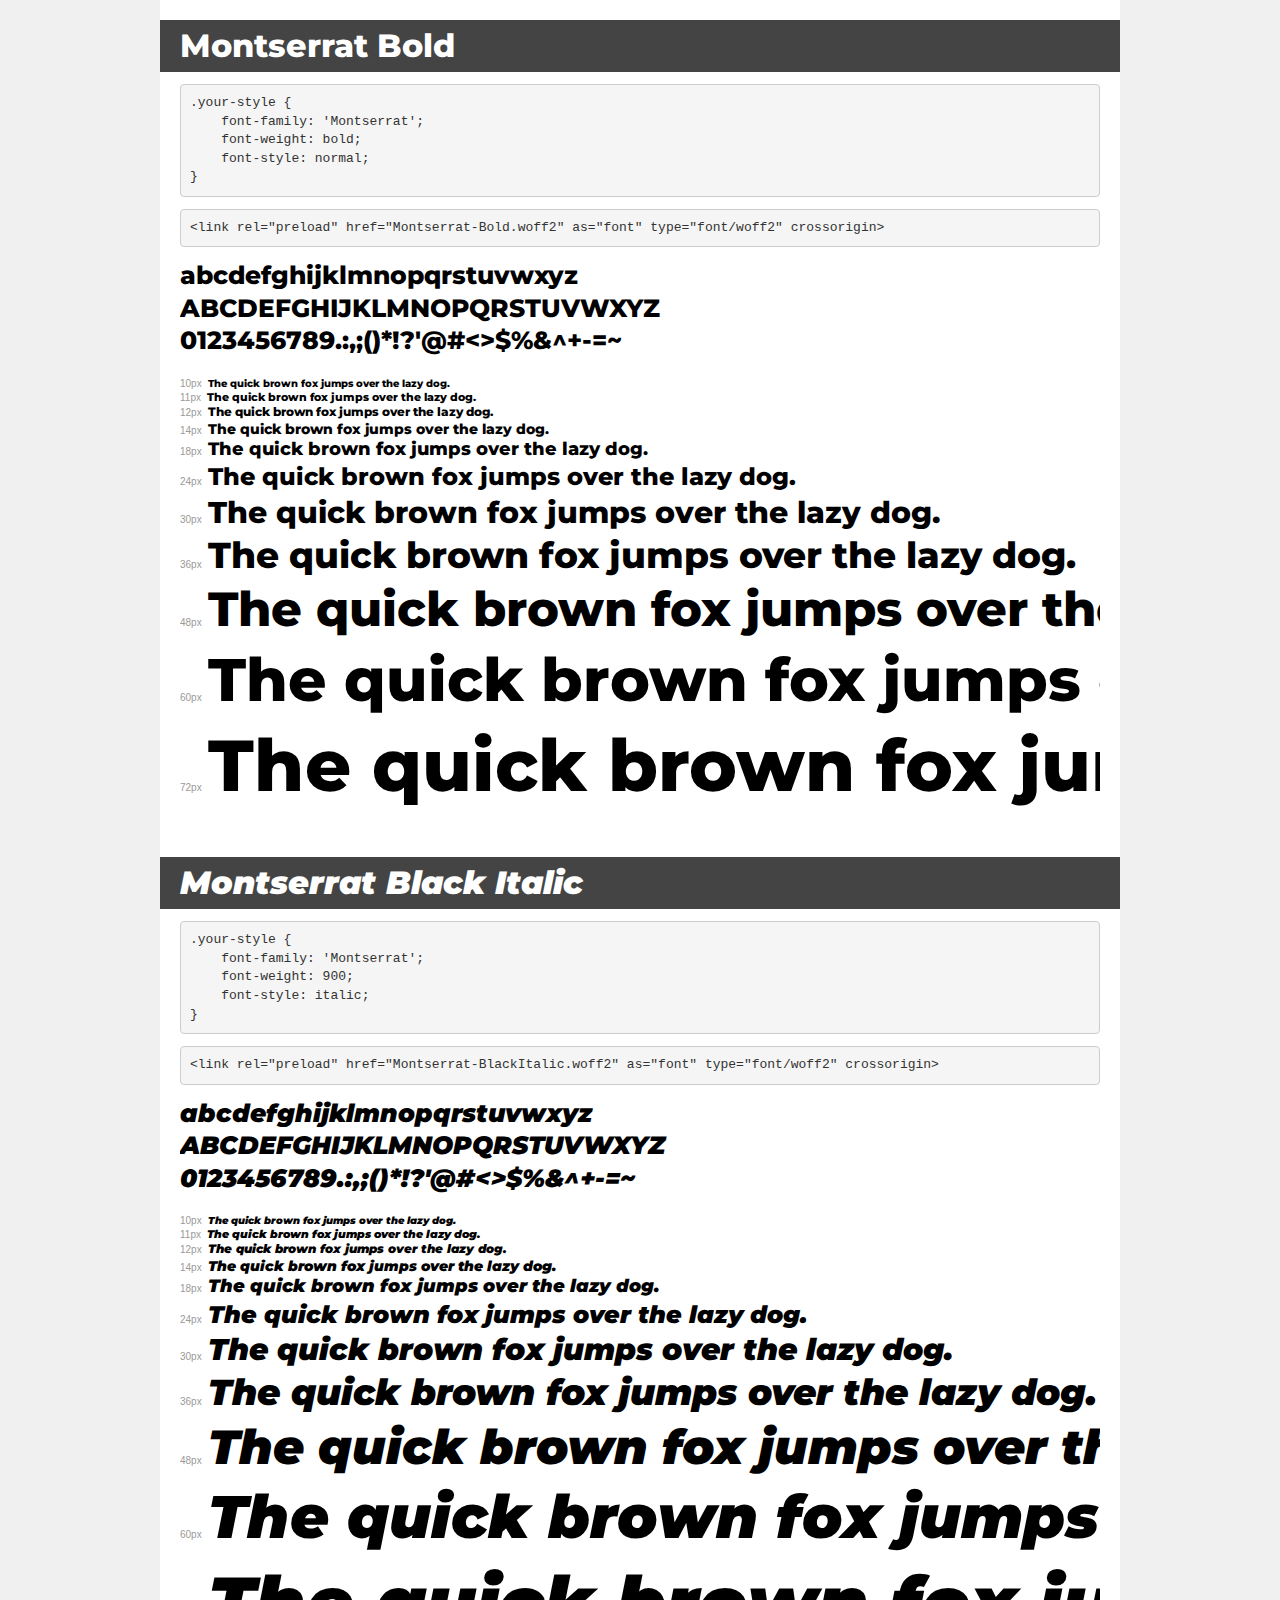
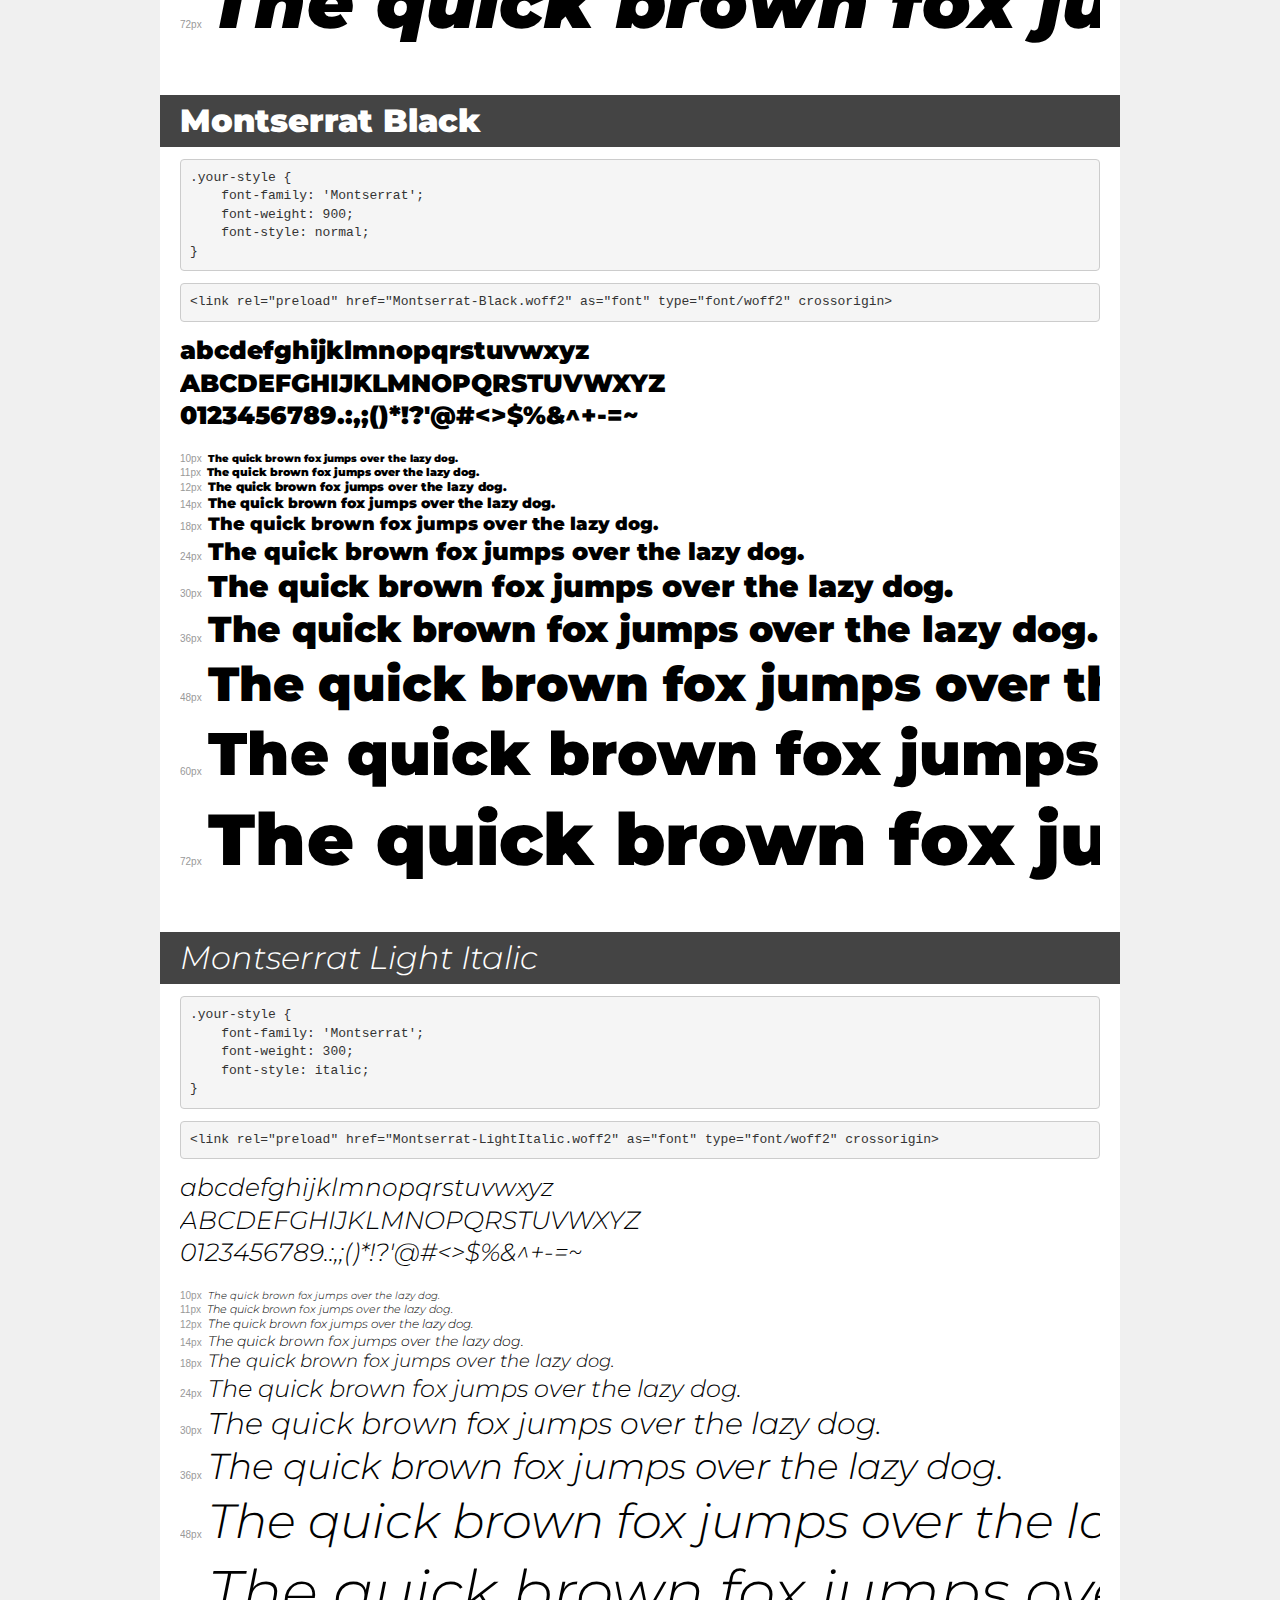
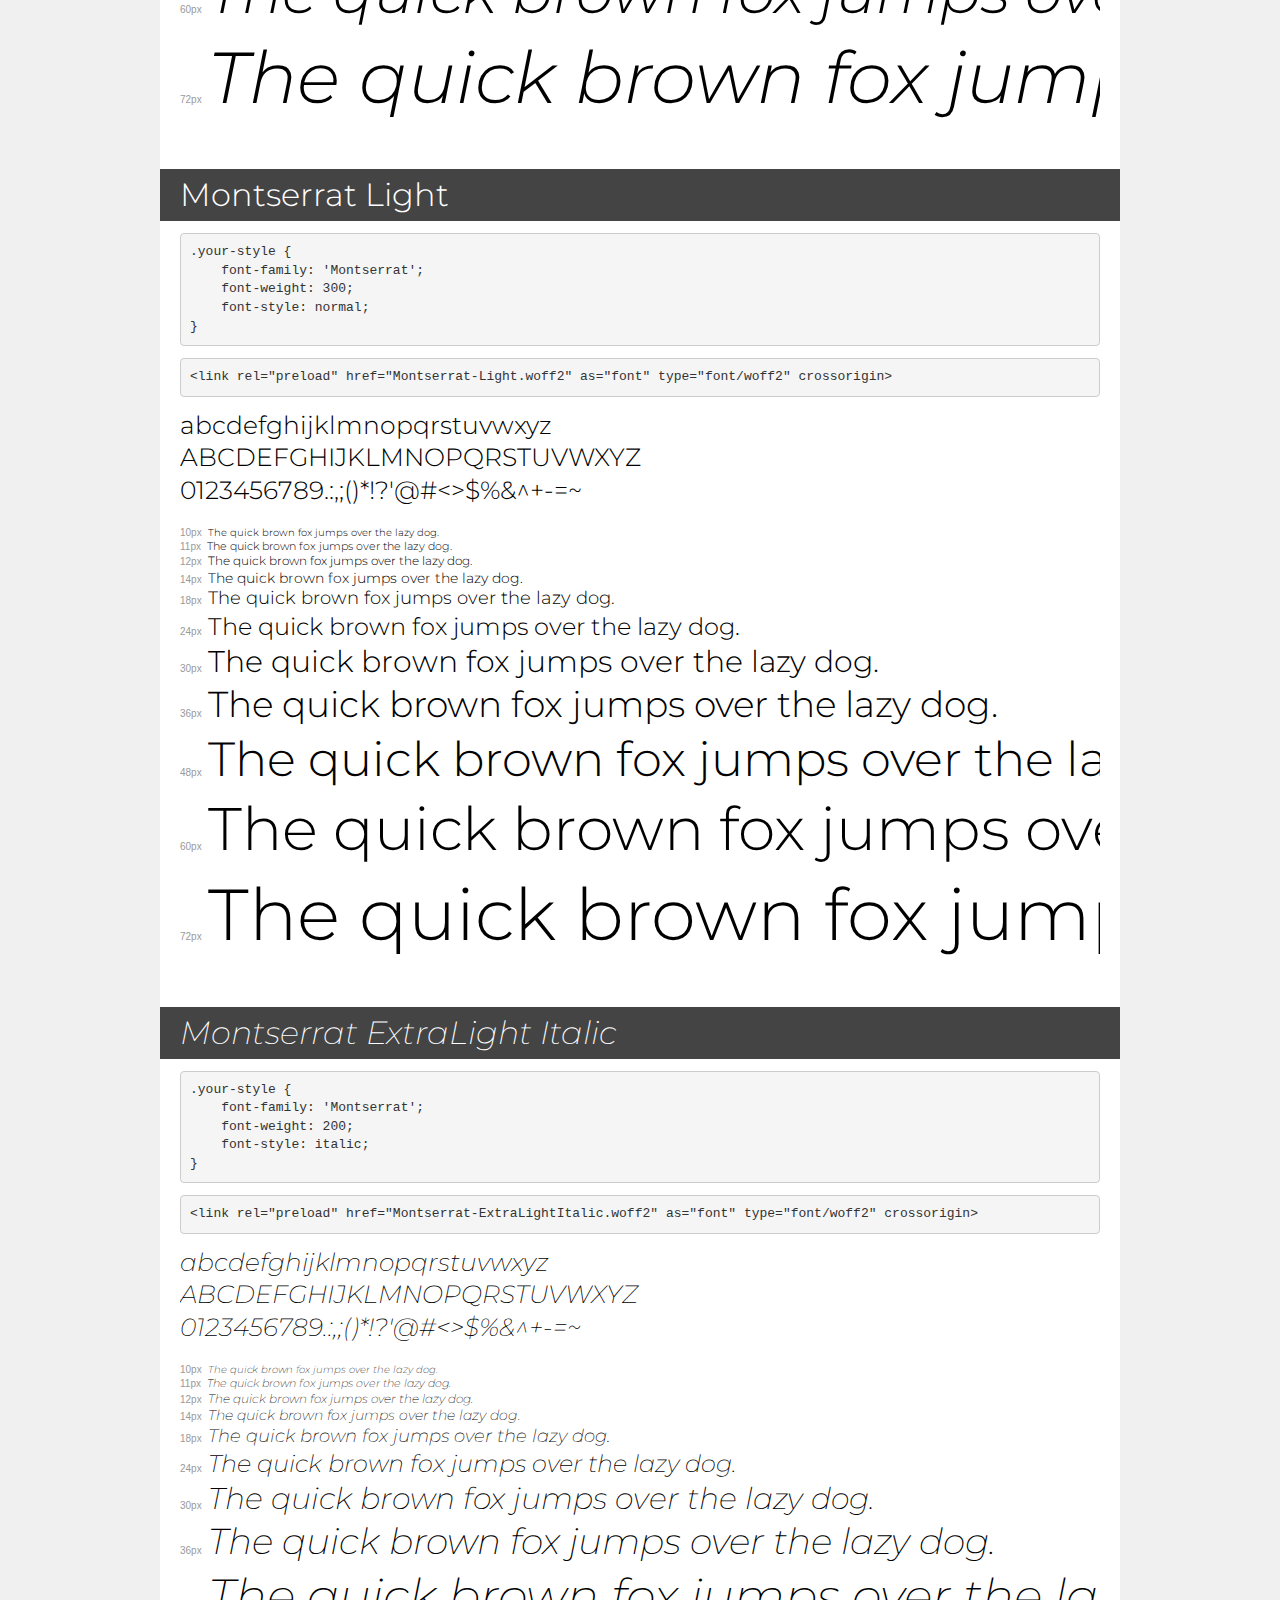
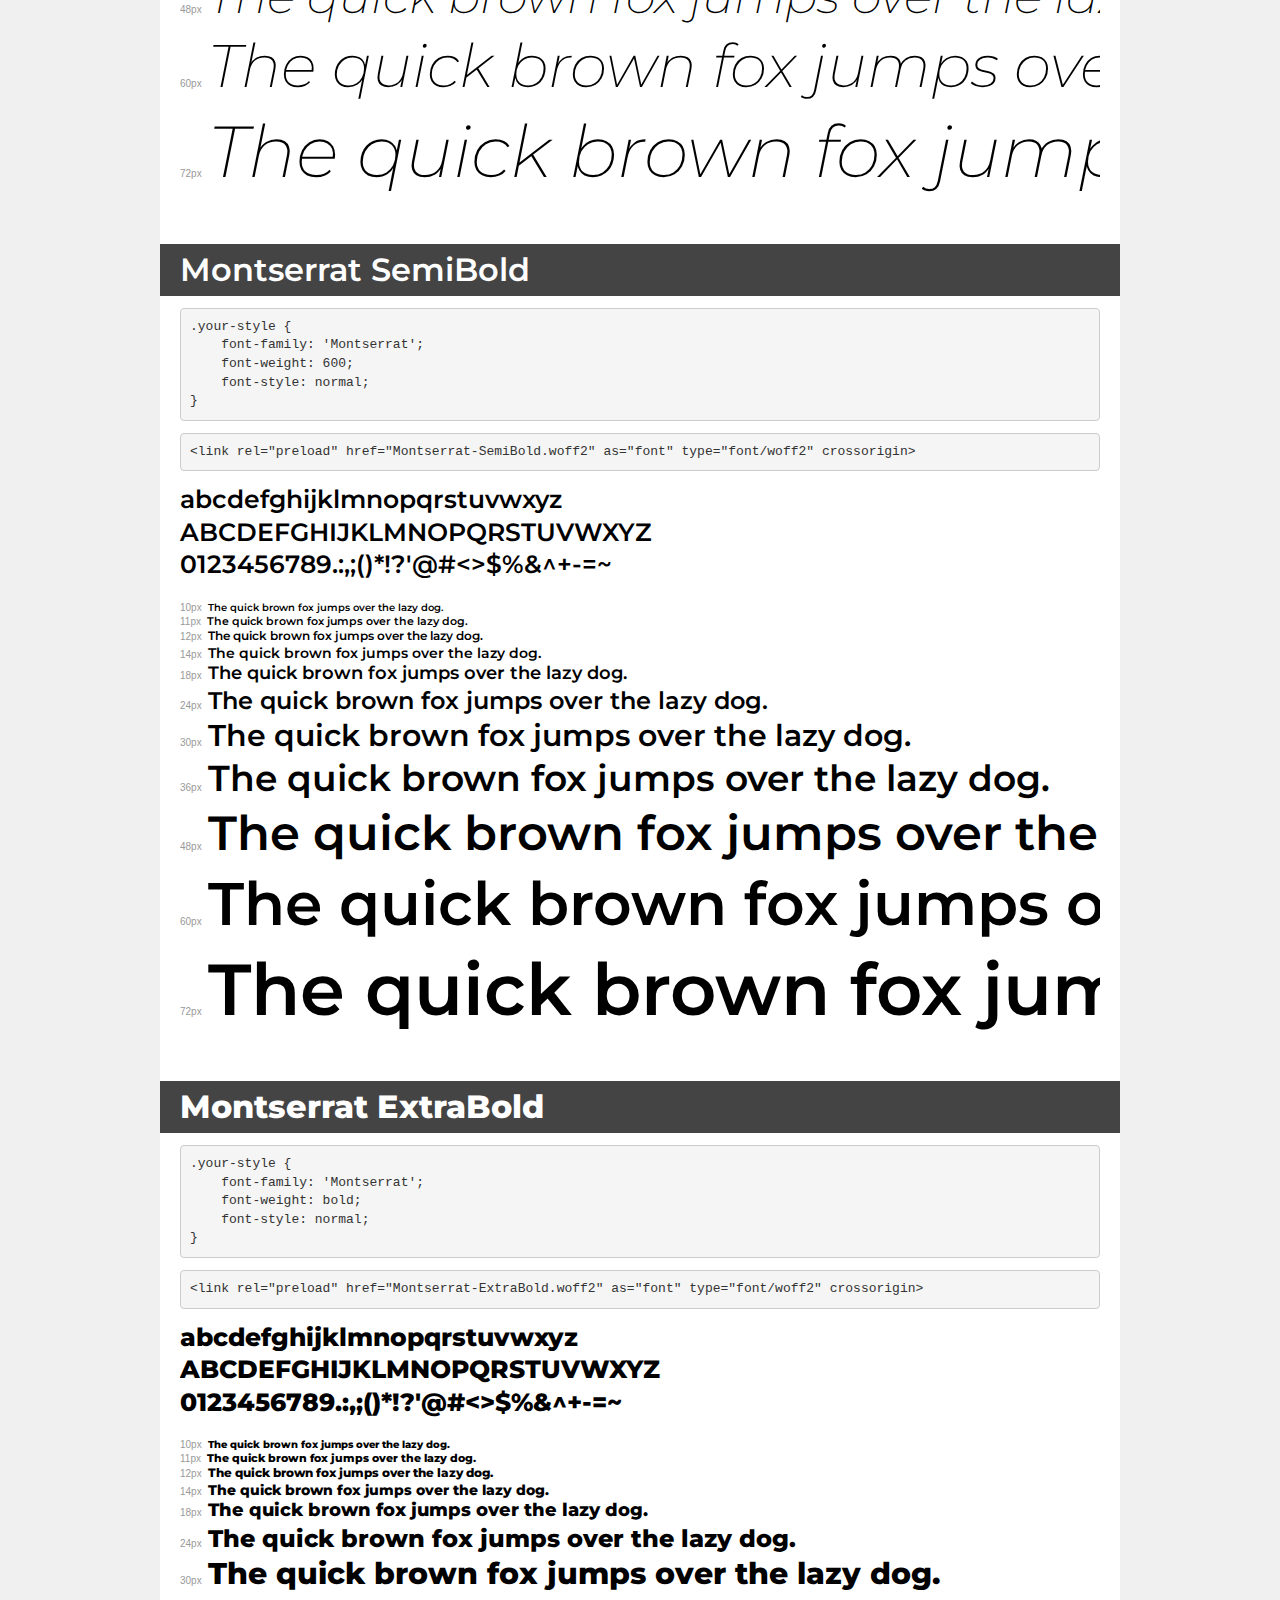
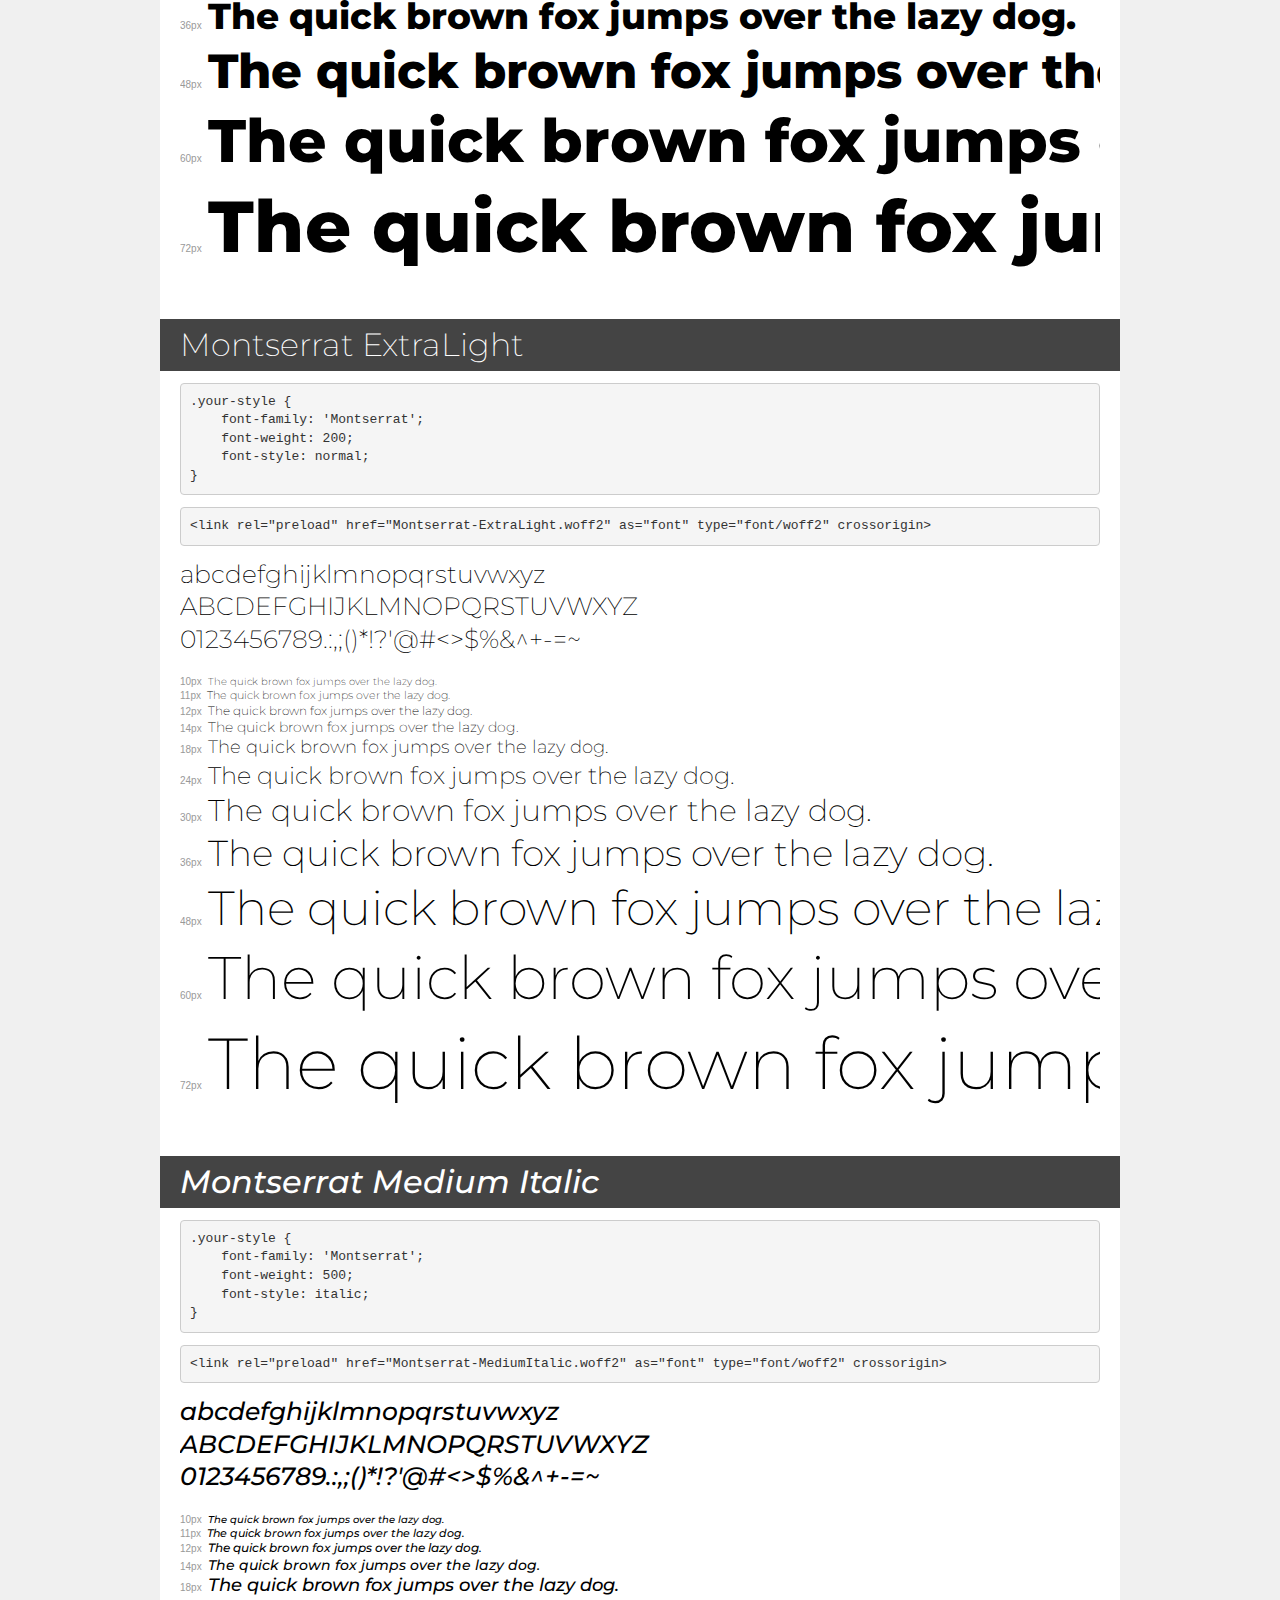
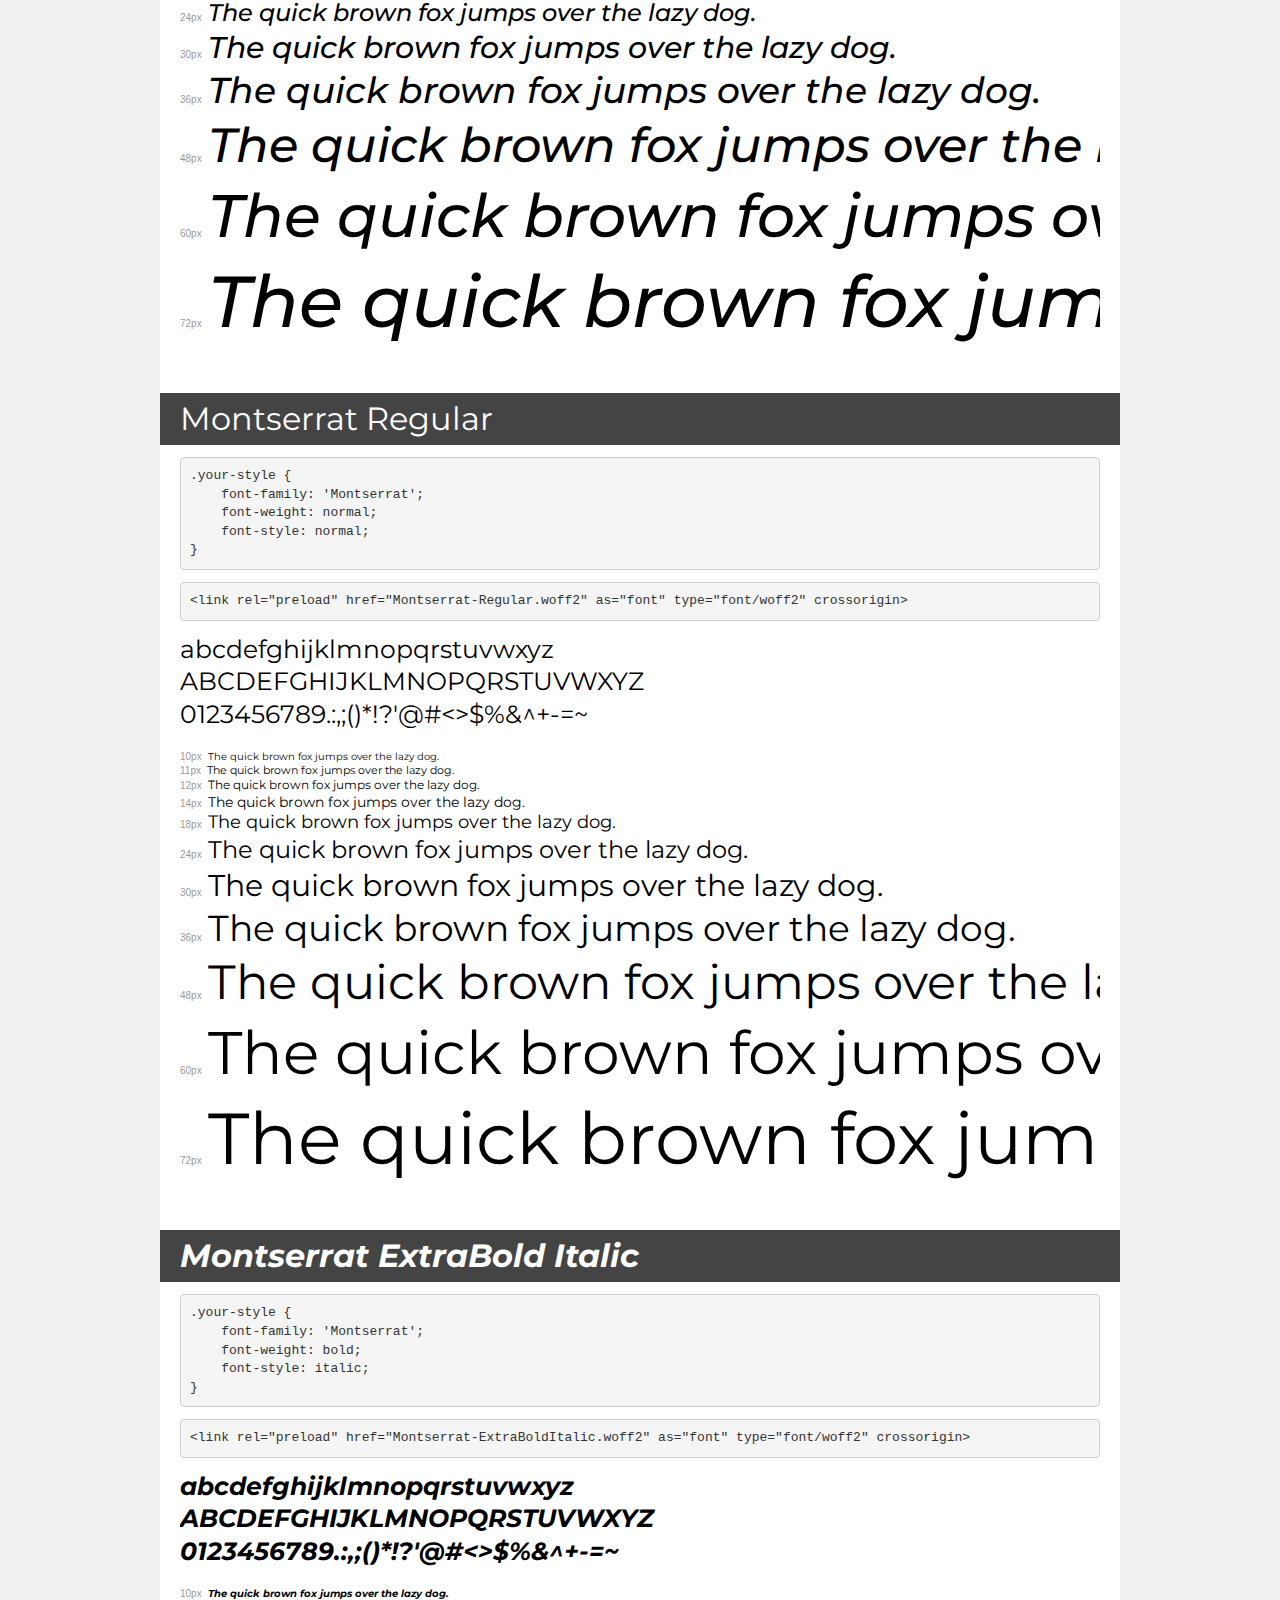
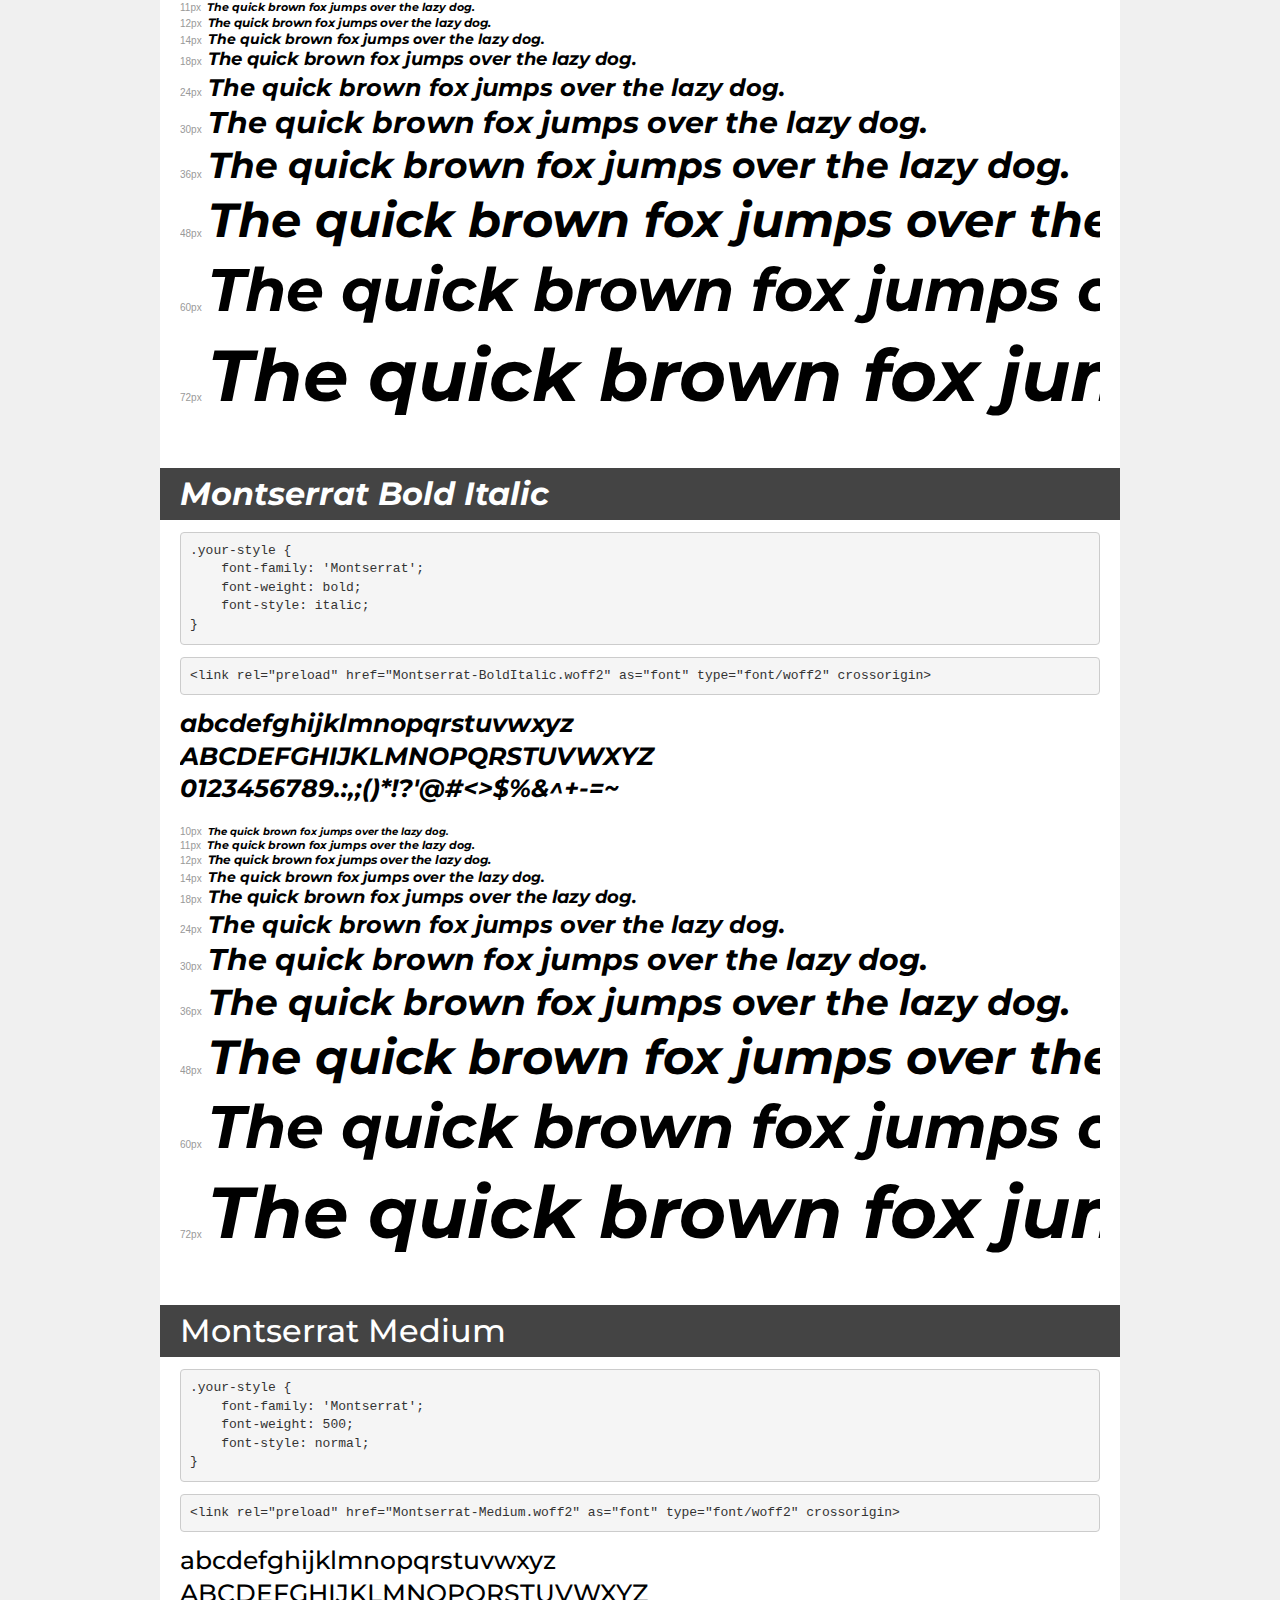
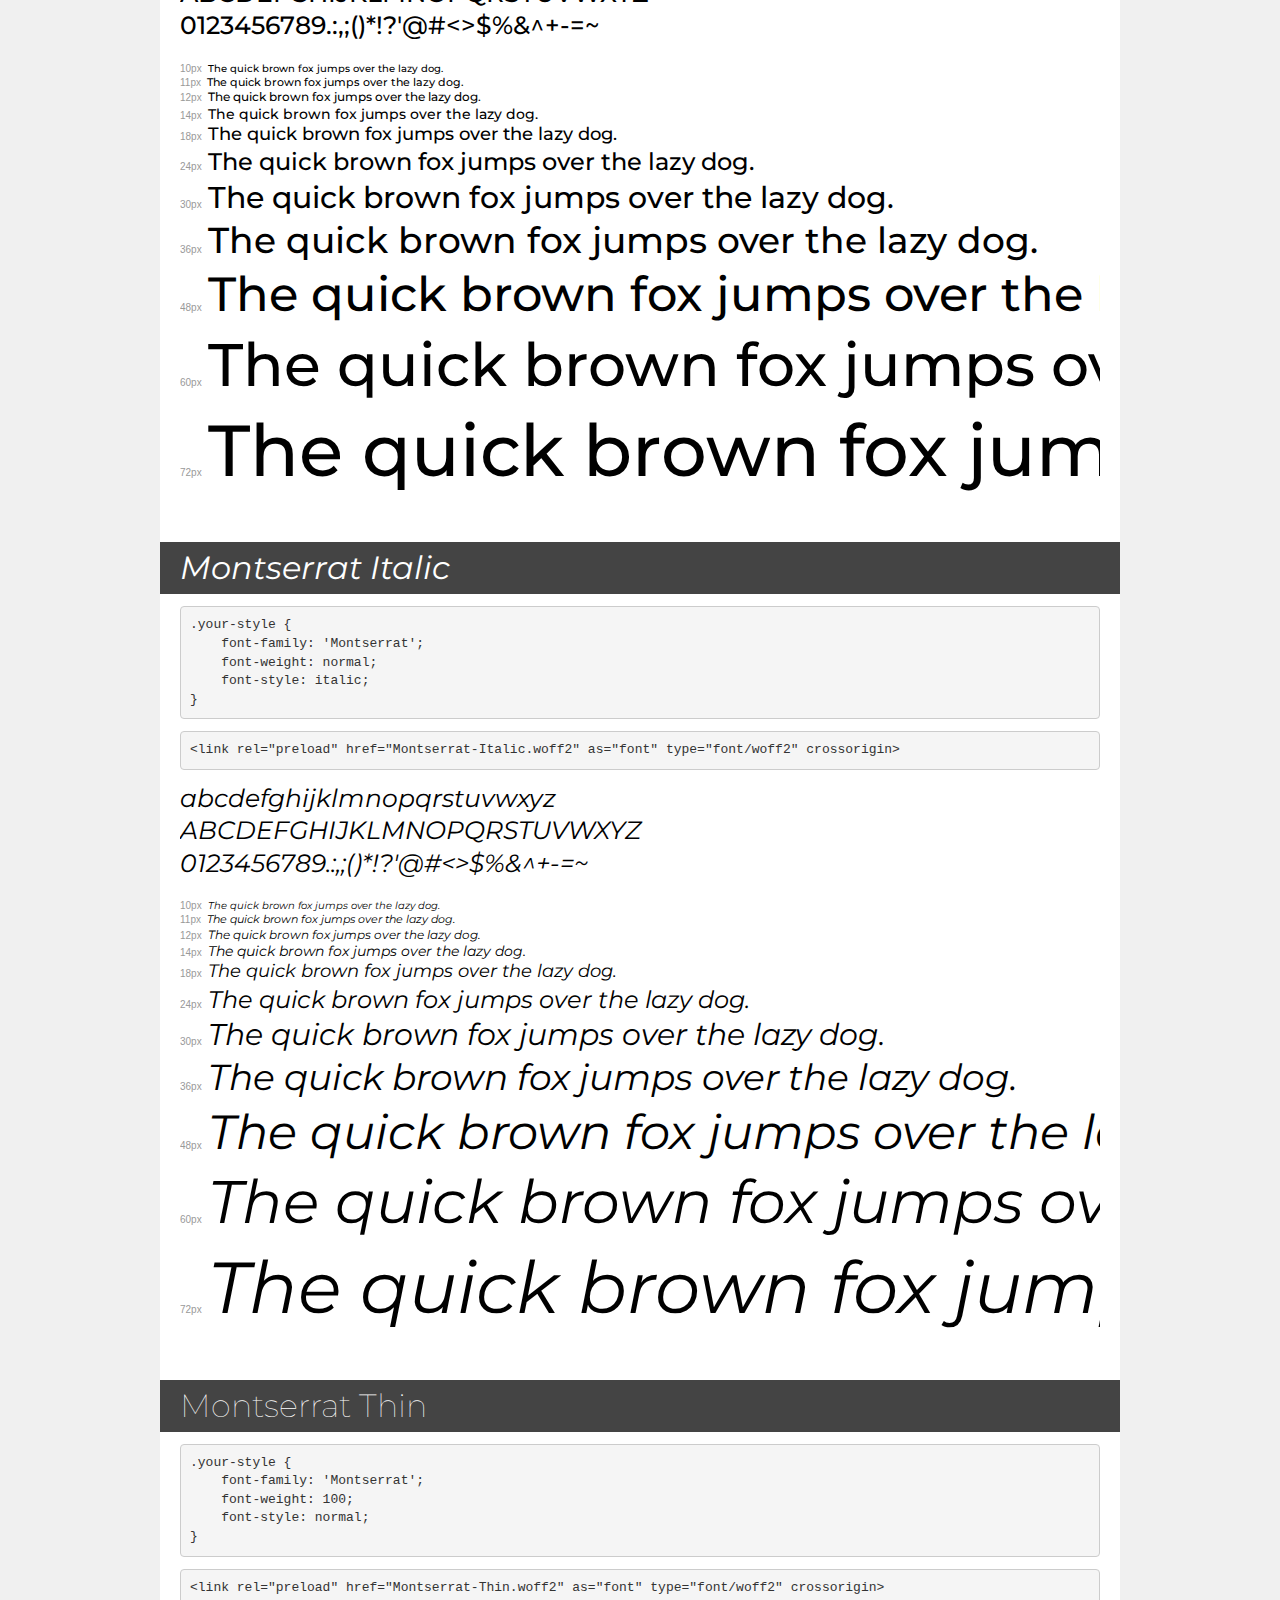
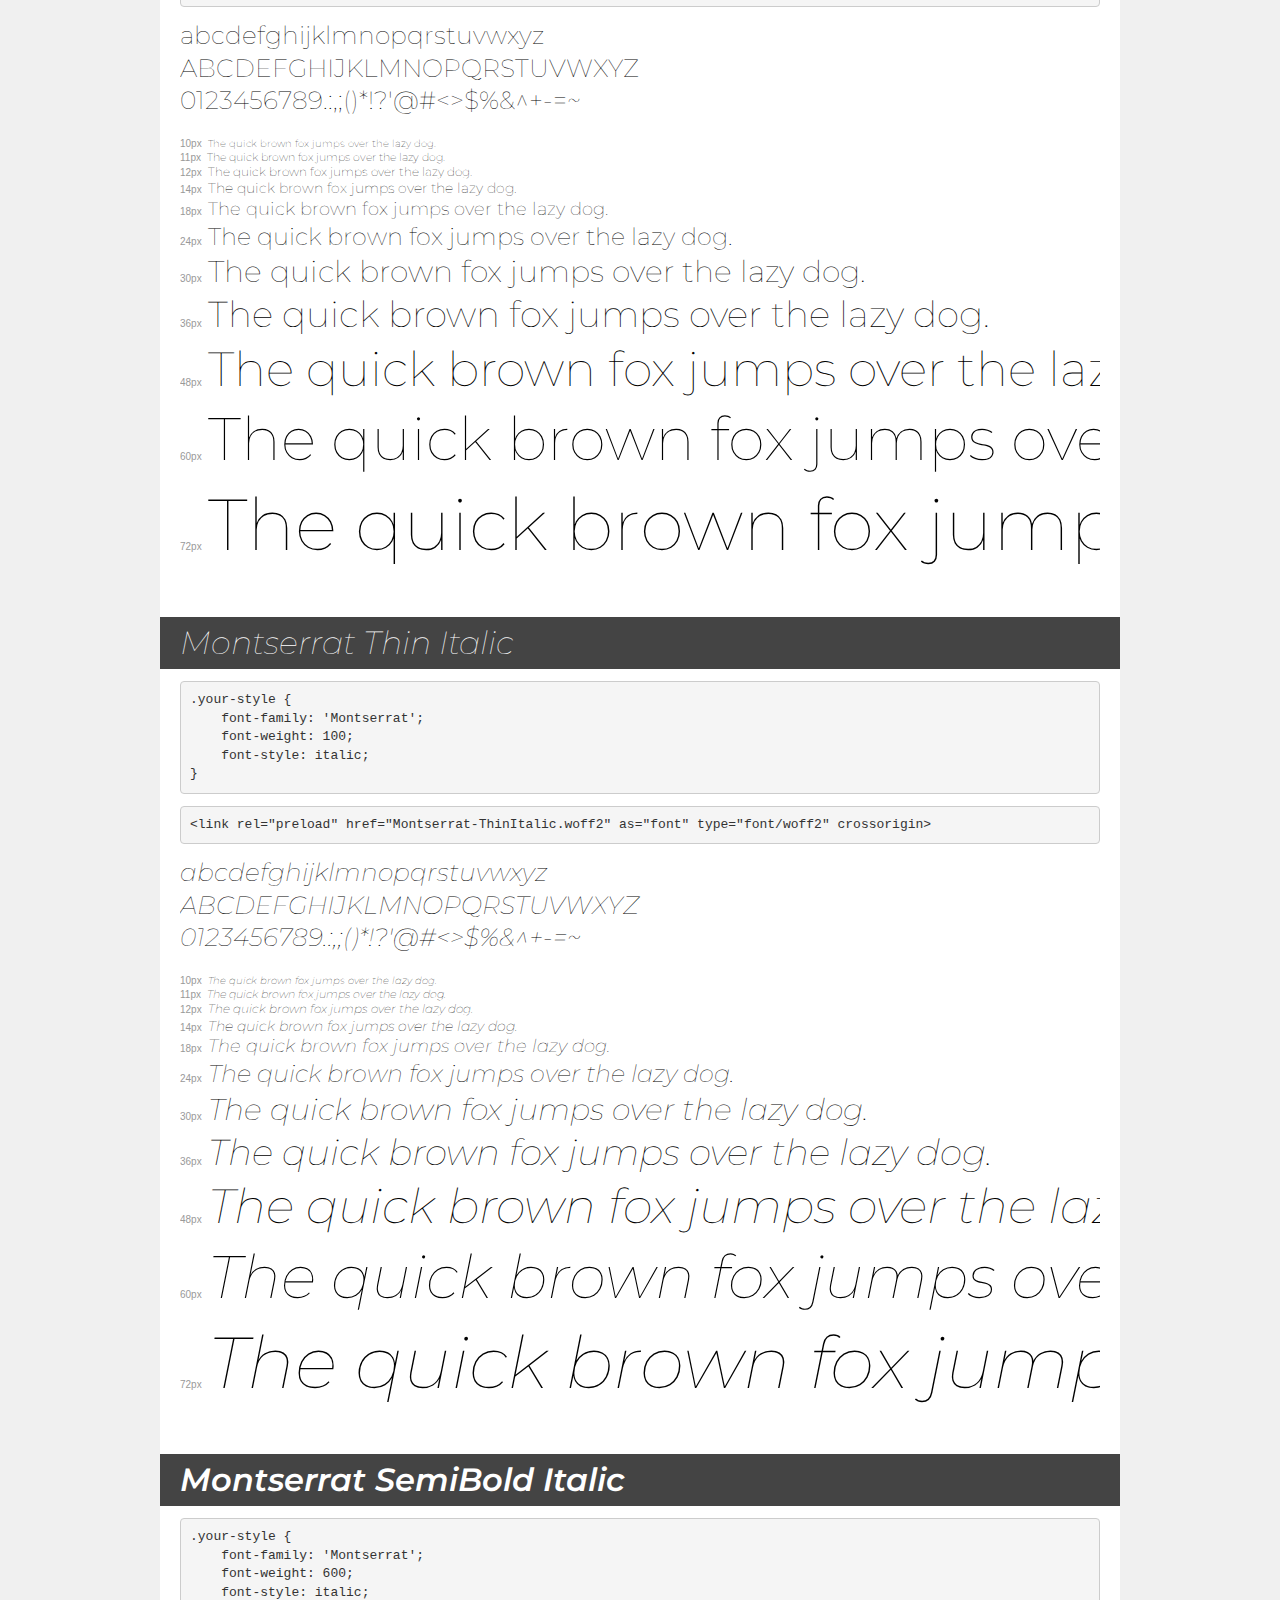
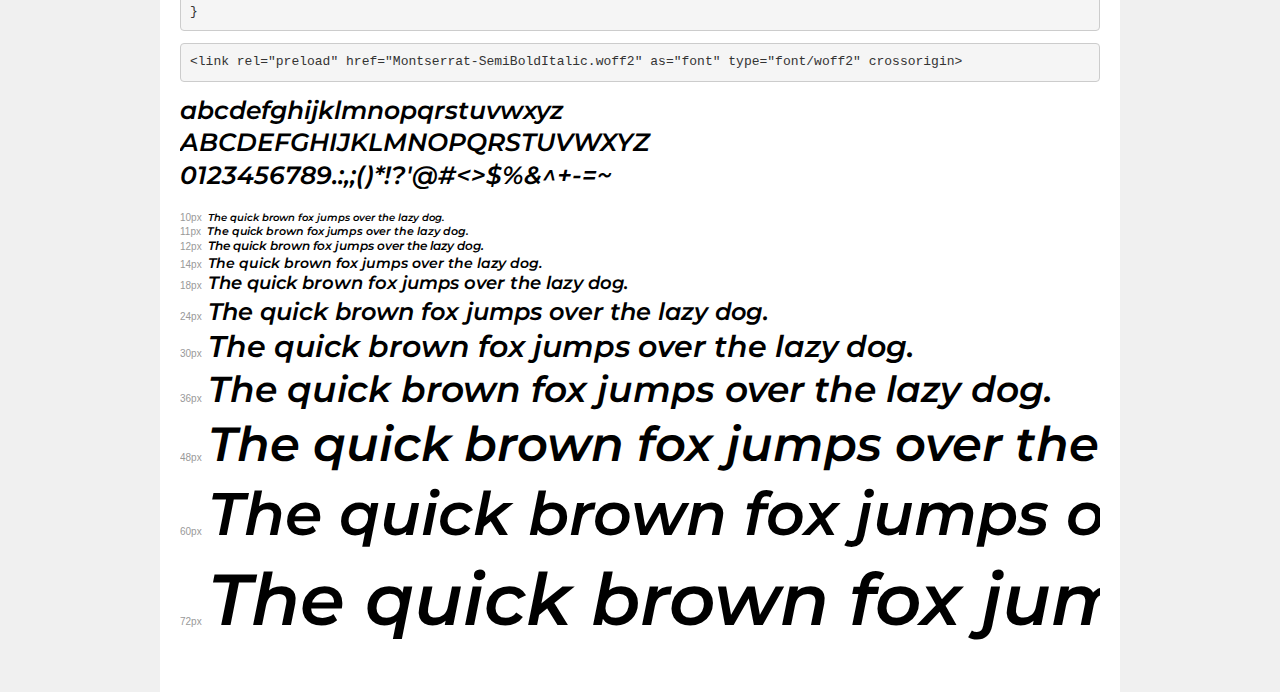
<file: fonts/montserrat/demo.html>
<!DOCTYPE html>
<html lang="en">
<head>
    <meta charset="utf-8">
    <meta http-equiv="X-UA-Compatible" content="IE=edge">
    <meta name="viewport" content="width=device-width, initial-scale=1">
    <meta name="robots" content="noindex, noarchive">
    <meta name="format-detection" content="telephone=no">
    <title>Transfonter demo</title>
    <link href="stylesheet.css" rel="stylesheet">
    <style>
        /*
        http://meyerweb.com/eric/tools/css/reset/
        v2.0 | 20110126
        License: none (public domain)
        */
        html, body, div, span, applet, object, iframe,
        h1, h2, h3, h4, h5, h6, p, blockquote, pre,
        a, abbr, acronym, address, big, cite, code,
        del, dfn, em, img, ins, kbd, q, s, samp,
        small, strike, strong, sub, sup, tt, var,
        b, u, i, center,
        dl, dt, dd, ol, ul, li,
        fieldset, form, label, legend,
        table, caption, tbody, tfoot, thead, tr, th, td,
        article, aside, canvas, details, embed,
        figure, figcaption, footer, header, hgroup,
        menu, nav, output, ruby, section, summary,
        time, mark, audio, video {
            margin: 0;
            padding: 0;
            border: 0;
            font-size: 100%;
            font: inherit;
            vertical-align: baseline;
        }
        /* HTML5 display-role reset for older browsers */
        article, aside, details, figcaption, figure,
        footer, header, hgroup, menu, nav, section {
            display: block;
        }
        body {
            line-height: 1;
        }
        ol, ul {
            list-style: none;
        }
        blockquote, q {
            quotes: none;
        }
        blockquote:before, blockquote:after,
        q:before, q:after {
            content: '';
            content: none;
        }
        table {
            border-collapse: collapse;
            border-spacing: 0;
        }
        /* demo styles */
        body {
            background: #f0f0f0;
            color: #000;
        }
        .page {
            background: #fff;
            width: 920px;
            margin: 0 auto;
            padding: 20px 20px 0 20px;
            overflow: hidden;
        }
        .font-container {
            overflow-x: auto;
            overflow-y: hidden;
            margin-bottom: 40px;
            line-height: 1.3;
            white-space: nowrap;
            padding-bottom: 5px;
        }
        h1 {
            position: relative;
            background: #444;
            font-size: 32px;
            color: #fff;
            padding: 10px 20px;
            margin: 0 -20px 12px -20px;
        }
        .letters {
            font-size: 25px;
            margin-bottom: 20px;
        }
        .s10:before {
            content: '10px';
        }
        .s11:before {
            content: '11px';
        }
        .s12:before {
            content: '12px';
        }
        .s14:before {
            content: '14px';
        }
        .s18:before {
            content: '18px';
        }
        .s24:before {
            content: '24px';
        }
        .s30:before {
            content: '30px';
        }
        .s36:before {
            content: '36px';
        }
        .s48:before {
            content: '48px';
        }
        .s60:before {
            content: '60px';
        }
        .s72:before {
            content: '72px';
        }
        .s10:before, .s11:before, .s12:before, .s14:before,
        .s18:before, .s24:before, .s30:before, .s36:before,
        .s48:before, .s60:before, .s72:before {
            font-family: Arial, sans-serif;
            font-size: 10px;
            font-weight: normal;
            font-style: normal;
            color: #999;
            padding-right: 6px;
        }
        pre {
            display: block;
            padding: 9px;
            margin: 0 0 12px;
            font-family: Monaco, Menlo, Consolas, "Courier New", monospace;
            font-size: 13px;
            line-height: 1.428571429;
            color: #333;
            font-weight: normal;
            font-style: normal;
            background-color: #f5f5f5;
            border: 1px solid #ccc;
            overflow-x: auto;
            border-radius: 4px;
        }
        /* responsive */
        @media (max-width: 959px) {
            .page {
                width: auto;
                margin: 0;
            }
        }
    </style>
</head>
<body>
<div class="page">
    <div class="demo">
        <h1 style="font-family: 'Montserrat'; font-weight: bold; font-style: normal;">Montserrat Bold</h1>
        <pre title="Usage">.your-style {
    font-family: 'Montserrat';
    font-weight: bold;
    font-style: normal;
}</pre>
        <pre title="Preload (optional)">
&lt;link rel=&quot;preload&quot; href=&quot;Montserrat-Bold.woff2&quot; as=&quot;font&quot; type=&quot;font/woff2&quot; crossorigin&gt;</pre>
        <div class="font-container" style="font-family: 'Montserrat'; font-weight: bold; font-style: normal;">
            <p class="letters">
                abcdefghijklmnopqrstuvwxyz<br>
ABCDEFGHIJKLMNOPQRSTUVWXYZ<br>
                0123456789.:,;()*!?'@#&lt;&gt;$%&^+-=~
            </p>
            <p class="s10" style="font-size: 10px;">The quick brown fox jumps over the lazy dog.</p>
            <p class="s11" style="font-size: 11px;">The quick brown fox jumps over the lazy dog.</p>
            <p class="s12" style="font-size: 12px;">The quick brown fox jumps over the lazy dog.</p>
            <p class="s14" style="font-size: 14px;">The quick brown fox jumps over the lazy dog.</p>
            <p class="s18" style="font-size: 18px;">The quick brown fox jumps over the lazy dog.</p>
            <p class="s24" style="font-size: 24px;">The quick brown fox jumps over the lazy dog.</p>
            <p class="s30" style="font-size: 30px;">The quick brown fox jumps over the lazy dog.</p>
            <p class="s36" style="font-size: 36px;">The quick brown fox jumps over the lazy dog.</p>
            <p class="s48" style="font-size: 48px;">The quick brown fox jumps over the lazy dog.</p>
            <p class="s60" style="font-size: 60px;">The quick brown fox jumps over the lazy dog.</p>
            <p class="s72" style="font-size: 72px;">The quick brown fox jumps over the lazy dog.</p>
        </div>
    </div>

    <div class="demo">
        <h1 style="font-family: 'Montserrat'; font-weight: 900; font-style: italic;">Montserrat Black Italic</h1>
        <pre title="Usage">.your-style {
    font-family: 'Montserrat';
    font-weight: 900;
    font-style: italic;
}</pre>
        <pre title="Preload (optional)">
&lt;link rel=&quot;preload&quot; href=&quot;Montserrat-BlackItalic.woff2&quot; as=&quot;font&quot; type=&quot;font/woff2&quot; crossorigin&gt;</pre>
        <div class="font-container" style="font-family: 'Montserrat'; font-weight: 900; font-style: italic;">
            <p class="letters">
                abcdefghijklmnopqrstuvwxyz<br>
ABCDEFGHIJKLMNOPQRSTUVWXYZ<br>
                0123456789.:,;()*!?'@#&lt;&gt;$%&^+-=~
            </p>
            <p class="s10" style="font-size: 10px;">The quick brown fox jumps over the lazy dog.</p>
            <p class="s11" style="font-size: 11px;">The quick brown fox jumps over the lazy dog.</p>
            <p class="s12" style="font-size: 12px;">The quick brown fox jumps over the lazy dog.</p>
            <p class="s14" style="font-size: 14px;">The quick brown fox jumps over the lazy dog.</p>
            <p class="s18" style="font-size: 18px;">The quick brown fox jumps over the lazy dog.</p>
            <p class="s24" style="font-size: 24px;">The quick brown fox jumps over the lazy dog.</p>
            <p class="s30" style="font-size: 30px;">The quick brown fox jumps over the lazy dog.</p>
            <p class="s36" style="font-size: 36px;">The quick brown fox jumps over the lazy dog.</p>
            <p class="s48" style="font-size: 48px;">The quick brown fox jumps over the lazy dog.</p>
            <p class="s60" style="font-size: 60px;">The quick brown fox jumps over the lazy dog.</p>
            <p class="s72" style="font-size: 72px;">The quick brown fox jumps over the lazy dog.</p>
        </div>
    </div>

    <div class="demo">
        <h1 style="font-family: 'Montserrat'; font-weight: 900; font-style: normal;">Montserrat Black</h1>
        <pre title="Usage">.your-style {
    font-family: 'Montserrat';
    font-weight: 900;
    font-style: normal;
}</pre>
        <pre title="Preload (optional)">
&lt;link rel=&quot;preload&quot; href=&quot;Montserrat-Black.woff2&quot; as=&quot;font&quot; type=&quot;font/woff2&quot; crossorigin&gt;</pre>
        <div class="font-container" style="font-family: 'Montserrat'; font-weight: 900; font-style: normal;">
            <p class="letters">
                abcdefghijklmnopqrstuvwxyz<br>
ABCDEFGHIJKLMNOPQRSTUVWXYZ<br>
                0123456789.:,;()*!?'@#&lt;&gt;$%&^+-=~
            </p>
            <p class="s10" style="font-size: 10px;">The quick brown fox jumps over the lazy dog.</p>
            <p class="s11" style="font-size: 11px;">The quick brown fox jumps over the lazy dog.</p>
            <p class="s12" style="font-size: 12px;">The quick brown fox jumps over the lazy dog.</p>
            <p class="s14" style="font-size: 14px;">The quick brown fox jumps over the lazy dog.</p>
            <p class="s18" style="font-size: 18px;">The quick brown fox jumps over the lazy dog.</p>
            <p class="s24" style="font-size: 24px;">The quick brown fox jumps over the lazy dog.</p>
            <p class="s30" style="font-size: 30px;">The quick brown fox jumps over the lazy dog.</p>
            <p class="s36" style="font-size: 36px;">The quick brown fox jumps over the lazy dog.</p>
            <p class="s48" style="font-size: 48px;">The quick brown fox jumps over the lazy dog.</p>
            <p class="s60" style="font-size: 60px;">The quick brown fox jumps over the lazy dog.</p>
            <p class="s72" style="font-size: 72px;">The quick brown fox jumps over the lazy dog.</p>
        </div>
    </div>

    <div class="demo">
        <h1 style="font-family: 'Montserrat'; font-weight: 300; font-style: italic;">Montserrat Light Italic</h1>
        <pre title="Usage">.your-style {
    font-family: 'Montserrat';
    font-weight: 300;
    font-style: italic;
}</pre>
        <pre title="Preload (optional)">
&lt;link rel=&quot;preload&quot; href=&quot;Montserrat-LightItalic.woff2&quot; as=&quot;font&quot; type=&quot;font/woff2&quot; crossorigin&gt;</pre>
        <div class="font-container" style="font-family: 'Montserrat'; font-weight: 300; font-style: italic;">
            <p class="letters">
                abcdefghijklmnopqrstuvwxyz<br>
ABCDEFGHIJKLMNOPQRSTUVWXYZ<br>
                0123456789.:,;()*!?'@#&lt;&gt;$%&^+-=~
            </p>
            <p class="s10" style="font-size: 10px;">The quick brown fox jumps over the lazy dog.</p>
            <p class="s11" style="font-size: 11px;">The quick brown fox jumps over the lazy dog.</p>
            <p class="s12" style="font-size: 12px;">The quick brown fox jumps over the lazy dog.</p>
            <p class="s14" style="font-size: 14px;">The quick brown fox jumps over the lazy dog.</p>
            <p class="s18" style="font-size: 18px;">The quick brown fox jumps over the lazy dog.</p>
            <p class="s24" style="font-size: 24px;">The quick brown fox jumps over the lazy dog.</p>
            <p class="s30" style="font-size: 30px;">The quick brown fox jumps over the lazy dog.</p>
            <p class="s36" style="font-size: 36px;">The quick brown fox jumps over the lazy dog.</p>
            <p class="s48" style="font-size: 48px;">The quick brown fox jumps over the lazy dog.</p>
            <p class="s60" style="font-size: 60px;">The quick brown fox jumps over the lazy dog.</p>
            <p class="s72" style="font-size: 72px;">The quick brown fox jumps over the lazy dog.</p>
        </div>
    </div>

    <div class="demo">
        <h1 style="font-family: 'Montserrat'; font-weight: 300; font-style: normal;">Montserrat Light</h1>
        <pre title="Usage">.your-style {
    font-family: 'Montserrat';
    font-weight: 300;
    font-style: normal;
}</pre>
        <pre title="Preload (optional)">
&lt;link rel=&quot;preload&quot; href=&quot;Montserrat-Light.woff2&quot; as=&quot;font&quot; type=&quot;font/woff2&quot; crossorigin&gt;</pre>
        <div class="font-container" style="font-family: 'Montserrat'; font-weight: 300; font-style: normal;">
            <p class="letters">
                abcdefghijklmnopqrstuvwxyz<br>
ABCDEFGHIJKLMNOPQRSTUVWXYZ<br>
                0123456789.:,;()*!?'@#&lt;&gt;$%&^+-=~
            </p>
            <p class="s10" style="font-size: 10px;">The quick brown fox jumps over the lazy dog.</p>
            <p class="s11" style="font-size: 11px;">The quick brown fox jumps over the lazy dog.</p>
            <p class="s12" style="font-size: 12px;">The quick brown fox jumps over the lazy dog.</p>
            <p class="s14" style="font-size: 14px;">The quick brown fox jumps over the lazy dog.</p>
            <p class="s18" style="font-size: 18px;">The quick brown fox jumps over the lazy dog.</p>
            <p class="s24" style="font-size: 24px;">The quick brown fox jumps over the lazy dog.</p>
            <p class="s30" style="font-size: 30px;">The quick brown fox jumps over the lazy dog.</p>
            <p class="s36" style="font-size: 36px;">The quick brown fox jumps over the lazy dog.</p>
            <p class="s48" style="font-size: 48px;">The quick brown fox jumps over the lazy dog.</p>
            <p class="s60" style="font-size: 60px;">The quick brown fox jumps over the lazy dog.</p>
            <p class="s72" style="font-size: 72px;">The quick brown fox jumps over the lazy dog.</p>
        </div>
    </div>

    <div class="demo">
        <h1 style="font-family: 'Montserrat'; font-weight: 200; font-style: italic;">Montserrat ExtraLight Italic</h1>
        <pre title="Usage">.your-style {
    font-family: 'Montserrat';
    font-weight: 200;
    font-style: italic;
}</pre>
        <pre title="Preload (optional)">
&lt;link rel=&quot;preload&quot; href=&quot;Montserrat-ExtraLightItalic.woff2&quot; as=&quot;font&quot; type=&quot;font/woff2&quot; crossorigin&gt;</pre>
        <div class="font-container" style="font-family: 'Montserrat'; font-weight: 200; font-style: italic;">
            <p class="letters">
                abcdefghijklmnopqrstuvwxyz<br>
ABCDEFGHIJKLMNOPQRSTUVWXYZ<br>
                0123456789.:,;()*!?'@#&lt;&gt;$%&^+-=~
            </p>
            <p class="s10" style="font-size: 10px;">The quick brown fox jumps over the lazy dog.</p>
            <p class="s11" style="font-size: 11px;">The quick brown fox jumps over the lazy dog.</p>
            <p class="s12" style="font-size: 12px;">The quick brown fox jumps over the lazy dog.</p>
            <p class="s14" style="font-size: 14px;">The quick brown fox jumps over the lazy dog.</p>
            <p class="s18" style="font-size: 18px;">The quick brown fox jumps over the lazy dog.</p>
            <p class="s24" style="font-size: 24px;">The quick brown fox jumps over the lazy dog.</p>
            <p class="s30" style="font-size: 30px;">The quick brown fox jumps over the lazy dog.</p>
            <p class="s36" style="font-size: 36px;">The quick brown fox jumps over the lazy dog.</p>
            <p class="s48" style="font-size: 48px;">The quick brown fox jumps over the lazy dog.</p>
            <p class="s60" style="font-size: 60px;">The quick brown fox jumps over the lazy dog.</p>
            <p class="s72" style="font-size: 72px;">The quick brown fox jumps over the lazy dog.</p>
        </div>
    </div>

    <div class="demo">
        <h1 style="font-family: 'Montserrat'; font-weight: 600; font-style: normal;">Montserrat SemiBold</h1>
        <pre title="Usage">.your-style {
    font-family: 'Montserrat';
    font-weight: 600;
    font-style: normal;
}</pre>
        <pre title="Preload (optional)">
&lt;link rel=&quot;preload&quot; href=&quot;Montserrat-SemiBold.woff2&quot; as=&quot;font&quot; type=&quot;font/woff2&quot; crossorigin&gt;</pre>
        <div class="font-container" style="font-family: 'Montserrat'; font-weight: 600; font-style: normal;">
            <p class="letters">
                abcdefghijklmnopqrstuvwxyz<br>
ABCDEFGHIJKLMNOPQRSTUVWXYZ<br>
                0123456789.:,;()*!?'@#&lt;&gt;$%&^+-=~
            </p>
            <p class="s10" style="font-size: 10px;">The quick brown fox jumps over the lazy dog.</p>
            <p class="s11" style="font-size: 11px;">The quick brown fox jumps over the lazy dog.</p>
            <p class="s12" style="font-size: 12px;">The quick brown fox jumps over the lazy dog.</p>
            <p class="s14" style="font-size: 14px;">The quick brown fox jumps over the lazy dog.</p>
            <p class="s18" style="font-size: 18px;">The quick brown fox jumps over the lazy dog.</p>
            <p class="s24" style="font-size: 24px;">The quick brown fox jumps over the lazy dog.</p>
            <p class="s30" style="font-size: 30px;">The quick brown fox jumps over the lazy dog.</p>
            <p class="s36" style="font-size: 36px;">The quick brown fox jumps over the lazy dog.</p>
            <p class="s48" style="font-size: 48px;">The quick brown fox jumps over the lazy dog.</p>
            <p class="s60" style="font-size: 60px;">The quick brown fox jumps over the lazy dog.</p>
            <p class="s72" style="font-size: 72px;">The quick brown fox jumps over the lazy dog.</p>
        </div>
    </div>

    <div class="demo">
        <h1 style="font-family: 'Montserrat'; font-weight: bold; font-style: normal;">Montserrat ExtraBold</h1>
        <pre title="Usage">.your-style {
    font-family: 'Montserrat';
    font-weight: bold;
    font-style: normal;
}</pre>
        <pre title="Preload (optional)">
&lt;link rel=&quot;preload&quot; href=&quot;Montserrat-ExtraBold.woff2&quot; as=&quot;font&quot; type=&quot;font/woff2&quot; crossorigin&gt;</pre>
        <div class="font-container" style="font-family: 'Montserrat'; font-weight: bold; font-style: normal;">
            <p class="letters">
                abcdefghijklmnopqrstuvwxyz<br>
ABCDEFGHIJKLMNOPQRSTUVWXYZ<br>
                0123456789.:,;()*!?'@#&lt;&gt;$%&^+-=~
            </p>
            <p class="s10" style="font-size: 10px;">The quick brown fox jumps over the lazy dog.</p>
            <p class="s11" style="font-size: 11px;">The quick brown fox jumps over the lazy dog.</p>
            <p class="s12" style="font-size: 12px;">The quick brown fox jumps over the lazy dog.</p>
            <p class="s14" style="font-size: 14px;">The quick brown fox jumps over the lazy dog.</p>
            <p class="s18" style="font-size: 18px;">The quick brown fox jumps over the lazy dog.</p>
            <p class="s24" style="font-size: 24px;">The quick brown fox jumps over the lazy dog.</p>
            <p class="s30" style="font-size: 30px;">The quick brown fox jumps over the lazy dog.</p>
            <p class="s36" style="font-size: 36px;">The quick brown fox jumps over the lazy dog.</p>
            <p class="s48" style="font-size: 48px;">The quick brown fox jumps over the lazy dog.</p>
            <p class="s60" style="font-size: 60px;">The quick brown fox jumps over the lazy dog.</p>
            <p class="s72" style="font-size: 72px;">The quick brown fox jumps over the lazy dog.</p>
        </div>
    </div>

    <div class="demo">
        <h1 style="font-family: 'Montserrat'; font-weight: 200; font-style: normal;">Montserrat ExtraLight</h1>
        <pre title="Usage">.your-style {
    font-family: 'Montserrat';
    font-weight: 200;
    font-style: normal;
}</pre>
        <pre title="Preload (optional)">
&lt;link rel=&quot;preload&quot; href=&quot;Montserrat-ExtraLight.woff2&quot; as=&quot;font&quot; type=&quot;font/woff2&quot; crossorigin&gt;</pre>
        <div class="font-container" style="font-family: 'Montserrat'; font-weight: 200; font-style: normal;">
            <p class="letters">
                abcdefghijklmnopqrstuvwxyz<br>
ABCDEFGHIJKLMNOPQRSTUVWXYZ<br>
                0123456789.:,;()*!?'@#&lt;&gt;$%&^+-=~
            </p>
            <p class="s10" style="font-size: 10px;">The quick brown fox jumps over the lazy dog.</p>
            <p class="s11" style="font-size: 11px;">The quick brown fox jumps over the lazy dog.</p>
            <p class="s12" style="font-size: 12px;">The quick brown fox jumps over the lazy dog.</p>
            <p class="s14" style="font-size: 14px;">The quick brown fox jumps over the lazy dog.</p>
            <p class="s18" style="font-size: 18px;">The quick brown fox jumps over the lazy dog.</p>
            <p class="s24" style="font-size: 24px;">The quick brown fox jumps over the lazy dog.</p>
            <p class="s30" style="font-size: 30px;">The quick brown fox jumps over the lazy dog.</p>
            <p class="s36" style="font-size: 36px;">The quick brown fox jumps over the lazy dog.</p>
            <p class="s48" style="font-size: 48px;">The quick brown fox jumps over the lazy dog.</p>
            <p class="s60" style="font-size: 60px;">The quick brown fox jumps over the lazy dog.</p>
            <p class="s72" style="font-size: 72px;">The quick brown fox jumps over the lazy dog.</p>
        </div>
    </div>

    <div class="demo">
        <h1 style="font-family: 'Montserrat'; font-weight: 500; font-style: italic;">Montserrat Medium Italic</h1>
        <pre title="Usage">.your-style {
    font-family: 'Montserrat';
    font-weight: 500;
    font-style: italic;
}</pre>
        <pre title="Preload (optional)">
&lt;link rel=&quot;preload&quot; href=&quot;Montserrat-MediumItalic.woff2&quot; as=&quot;font&quot; type=&quot;font/woff2&quot; crossorigin&gt;</pre>
        <div class="font-container" style="font-family: 'Montserrat'; font-weight: 500; font-style: italic;">
            <p class="letters">
                abcdefghijklmnopqrstuvwxyz<br>
ABCDEFGHIJKLMNOPQRSTUVWXYZ<br>
                0123456789.:,;()*!?'@#&lt;&gt;$%&^+-=~
            </p>
            <p class="s10" style="font-size: 10px;">The quick brown fox jumps over the lazy dog.</p>
            <p class="s11" style="font-size: 11px;">The quick brown fox jumps over the lazy dog.</p>
            <p class="s12" style="font-size: 12px;">The quick brown fox jumps over the lazy dog.</p>
            <p class="s14" style="font-size: 14px;">The quick brown fox jumps over the lazy dog.</p>
            <p class="s18" style="font-size: 18px;">The quick brown fox jumps over the lazy dog.</p>
            <p class="s24" style="font-size: 24px;">The quick brown fox jumps over the lazy dog.</p>
            <p class="s30" style="font-size: 30px;">The quick brown fox jumps over the lazy dog.</p>
            <p class="s36" style="font-size: 36px;">The quick brown fox jumps over the lazy dog.</p>
            <p class="s48" style="font-size: 48px;">The quick brown fox jumps over the lazy dog.</p>
            <p class="s60" style="font-size: 60px;">The quick brown fox jumps over the lazy dog.</p>
            <p class="s72" style="font-size: 72px;">The quick brown fox jumps over the lazy dog.</p>
        </div>
    </div>

    <div class="demo">
        <h1 style="font-family: 'Montserrat'; font-weight: normal; font-style: normal;">Montserrat Regular</h1>
        <pre title="Usage">.your-style {
    font-family: 'Montserrat';
    font-weight: normal;
    font-style: normal;
}</pre>
        <pre title="Preload (optional)">
&lt;link rel=&quot;preload&quot; href=&quot;Montserrat-Regular.woff2&quot; as=&quot;font&quot; type=&quot;font/woff2&quot; crossorigin&gt;</pre>
        <div class="font-container" style="font-family: 'Montserrat'; font-weight: normal; font-style: normal;">
            <p class="letters">
                abcdefghijklmnopqrstuvwxyz<br>
ABCDEFGHIJKLMNOPQRSTUVWXYZ<br>
                0123456789.:,;()*!?'@#&lt;&gt;$%&^+-=~
            </p>
            <p class="s10" style="font-size: 10px;">The quick brown fox jumps over the lazy dog.</p>
            <p class="s11" style="font-size: 11px;">The quick brown fox jumps over the lazy dog.</p>
            <p class="s12" style="font-size: 12px;">The quick brown fox jumps over the lazy dog.</p>
            <p class="s14" style="font-size: 14px;">The quick brown fox jumps over the lazy dog.</p>
            <p class="s18" style="font-size: 18px;">The quick brown fox jumps over the lazy dog.</p>
            <p class="s24" style="font-size: 24px;">The quick brown fox jumps over the lazy dog.</p>
            <p class="s30" style="font-size: 30px;">The quick brown fox jumps over the lazy dog.</p>
            <p class="s36" style="font-size: 36px;">The quick brown fox jumps over the lazy dog.</p>
            <p class="s48" style="font-size: 48px;">The quick brown fox jumps over the lazy dog.</p>
            <p class="s60" style="font-size: 60px;">The quick brown fox jumps over the lazy dog.</p>
            <p class="s72" style="font-size: 72px;">The quick brown fox jumps over the lazy dog.</p>
        </div>
    </div>

    <div class="demo">
        <h1 style="font-family: 'Montserrat'; font-weight: bold; font-style: italic;">Montserrat ExtraBold Italic</h1>
        <pre title="Usage">.your-style {
    font-family: 'Montserrat';
    font-weight: bold;
    font-style: italic;
}</pre>
        <pre title="Preload (optional)">
&lt;link rel=&quot;preload&quot; href=&quot;Montserrat-ExtraBoldItalic.woff2&quot; as=&quot;font&quot; type=&quot;font/woff2&quot; crossorigin&gt;</pre>
        <div class="font-container" style="font-family: 'Montserrat'; font-weight: bold; font-style: italic;">
            <p class="letters">
                abcdefghijklmnopqrstuvwxyz<br>
ABCDEFGHIJKLMNOPQRSTUVWXYZ<br>
                0123456789.:,;()*!?'@#&lt;&gt;$%&^+-=~
            </p>
            <p class="s10" style="font-size: 10px;">The quick brown fox jumps over the lazy dog.</p>
            <p class="s11" style="font-size: 11px;">The quick brown fox jumps over the lazy dog.</p>
            <p class="s12" style="font-size: 12px;">The quick brown fox jumps over the lazy dog.</p>
            <p class="s14" style="font-size: 14px;">The quick brown fox jumps over the lazy dog.</p>
            <p class="s18" style="font-size: 18px;">The quick brown fox jumps over the lazy dog.</p>
            <p class="s24" style="font-size: 24px;">The quick brown fox jumps over the lazy dog.</p>
            <p class="s30" style="font-size: 30px;">The quick brown fox jumps over the lazy dog.</p>
            <p class="s36" style="font-size: 36px;">The quick brown fox jumps over the lazy dog.</p>
            <p class="s48" style="font-size: 48px;">The quick brown fox jumps over the lazy dog.</p>
            <p class="s60" style="font-size: 60px;">The quick brown fox jumps over the lazy dog.</p>
            <p class="s72" style="font-size: 72px;">The quick brown fox jumps over the lazy dog.</p>
        </div>
    </div>

    <div class="demo">
        <h1 style="font-family: 'Montserrat'; font-weight: bold; font-style: italic;">Montserrat Bold Italic</h1>
        <pre title="Usage">.your-style {
    font-family: 'Montserrat';
    font-weight: bold;
    font-style: italic;
}</pre>
        <pre title="Preload (optional)">
&lt;link rel=&quot;preload&quot; href=&quot;Montserrat-BoldItalic.woff2&quot; as=&quot;font&quot; type=&quot;font/woff2&quot; crossorigin&gt;</pre>
        <div class="font-container" style="font-family: 'Montserrat'; font-weight: bold; font-style: italic;">
            <p class="letters">
                abcdefghijklmnopqrstuvwxyz<br>
ABCDEFGHIJKLMNOPQRSTUVWXYZ<br>
                0123456789.:,;()*!?'@#&lt;&gt;$%&^+-=~
            </p>
            <p class="s10" style="font-size: 10px;">The quick brown fox jumps over the lazy dog.</p>
            <p class="s11" style="font-size: 11px;">The quick brown fox jumps over the lazy dog.</p>
            <p class="s12" style="font-size: 12px;">The quick brown fox jumps over the lazy dog.</p>
            <p class="s14" style="font-size: 14px;">The quick brown fox jumps over the lazy dog.</p>
            <p class="s18" style="font-size: 18px;">The quick brown fox jumps over the lazy dog.</p>
            <p class="s24" style="font-size: 24px;">The quick brown fox jumps over the lazy dog.</p>
            <p class="s30" style="font-size: 30px;">The quick brown fox jumps over the lazy dog.</p>
            <p class="s36" style="font-size: 36px;">The quick brown fox jumps over the lazy dog.</p>
            <p class="s48" style="font-size: 48px;">The quick brown fox jumps over the lazy dog.</p>
            <p class="s60" style="font-size: 60px;">The quick brown fox jumps over the lazy dog.</p>
            <p class="s72" style="font-size: 72px;">The quick brown fox jumps over the lazy dog.</p>
        </div>
    </div>

    <div class="demo">
        <h1 style="font-family: 'Montserrat'; font-weight: 500; font-style: normal;">Montserrat Medium</h1>
        <pre title="Usage">.your-style {
    font-family: 'Montserrat';
    font-weight: 500;
    font-style: normal;
}</pre>
        <pre title="Preload (optional)">
&lt;link rel=&quot;preload&quot; href=&quot;Montserrat-Medium.woff2&quot; as=&quot;font&quot; type=&quot;font/woff2&quot; crossorigin&gt;</pre>
        <div class="font-container" style="font-family: 'Montserrat'; font-weight: 500; font-style: normal;">
            <p class="letters">
                abcdefghijklmnopqrstuvwxyz<br>
ABCDEFGHIJKLMNOPQRSTUVWXYZ<br>
                0123456789.:,;()*!?'@#&lt;&gt;$%&^+-=~
            </p>
            <p class="s10" style="font-size: 10px;">The quick brown fox jumps over the lazy dog.</p>
            <p class="s11" style="font-size: 11px;">The quick brown fox jumps over the lazy dog.</p>
            <p class="s12" style="font-size: 12px;">The quick brown fox jumps over the lazy dog.</p>
            <p class="s14" style="font-size: 14px;">The quick brown fox jumps over the lazy dog.</p>
            <p class="s18" style="font-size: 18px;">The quick brown fox jumps over the lazy dog.</p>
            <p class="s24" style="font-size: 24px;">The quick brown fox jumps over the lazy dog.</p>
            <p class="s30" style="font-size: 30px;">The quick brown fox jumps over the lazy dog.</p>
            <p class="s36" style="font-size: 36px;">The quick brown fox jumps over the lazy dog.</p>
            <p class="s48" style="font-size: 48px;">The quick brown fox jumps over the lazy dog.</p>
            <p class="s60" style="font-size: 60px;">The quick brown fox jumps over the lazy dog.</p>
            <p class="s72" style="font-size: 72px;">The quick brown fox jumps over the lazy dog.</p>
        </div>
    </div>

    <div class="demo">
        <h1 style="font-family: 'Montserrat'; font-weight: normal; font-style: italic;">Montserrat Italic</h1>
        <pre title="Usage">.your-style {
    font-family: 'Montserrat';
    font-weight: normal;
    font-style: italic;
}</pre>
        <pre title="Preload (optional)">
&lt;link rel=&quot;preload&quot; href=&quot;Montserrat-Italic.woff2&quot; as=&quot;font&quot; type=&quot;font/woff2&quot; crossorigin&gt;</pre>
        <div class="font-container" style="font-family: 'Montserrat'; font-weight: normal; font-style: italic;">
            <p class="letters">
                abcdefghijklmnopqrstuvwxyz<br>
ABCDEFGHIJKLMNOPQRSTUVWXYZ<br>
                0123456789.:,;()*!?'@#&lt;&gt;$%&^+-=~
            </p>
            <p class="s10" style="font-size: 10px;">The quick brown fox jumps over the lazy dog.</p>
            <p class="s11" style="font-size: 11px;">The quick brown fox jumps over the lazy dog.</p>
            <p class="s12" style="font-size: 12px;">The quick brown fox jumps over the lazy dog.</p>
            <p class="s14" style="font-size: 14px;">The quick brown fox jumps over the lazy dog.</p>
            <p class="s18" style="font-size: 18px;">The quick brown fox jumps over the lazy dog.</p>
            <p class="s24" style="font-size: 24px;">The quick brown fox jumps over the lazy dog.</p>
            <p class="s30" style="font-size: 30px;">The quick brown fox jumps over the lazy dog.</p>
            <p class="s36" style="font-size: 36px;">The quick brown fox jumps over the lazy dog.</p>
            <p class="s48" style="font-size: 48px;">The quick brown fox jumps over the lazy dog.</p>
            <p class="s60" style="font-size: 60px;">The quick brown fox jumps over the lazy dog.</p>
            <p class="s72" style="font-size: 72px;">The quick brown fox jumps over the lazy dog.</p>
        </div>
    </div>

    <div class="demo">
        <h1 style="font-family: 'Montserrat'; font-weight: 100; font-style: normal;">Montserrat Thin</h1>
        <pre title="Usage">.your-style {
    font-family: 'Montserrat';
    font-weight: 100;
    font-style: normal;
}</pre>
        <pre title="Preload (optional)">
&lt;link rel=&quot;preload&quot; href=&quot;Montserrat-Thin.woff2&quot; as=&quot;font&quot; type=&quot;font/woff2&quot; crossorigin&gt;</pre>
        <div class="font-container" style="font-family: 'Montserrat'; font-weight: 100; font-style: normal;">
            <p class="letters">
                abcdefghijklmnopqrstuvwxyz<br>
ABCDEFGHIJKLMNOPQRSTUVWXYZ<br>
                0123456789.:,;()*!?'@#&lt;&gt;$%&^+-=~
            </p>
            <p class="s10" style="font-size: 10px;">The quick brown fox jumps over the lazy dog.</p>
            <p class="s11" style="font-size: 11px;">The quick brown fox jumps over the lazy dog.</p>
            <p class="s12" style="font-size: 12px;">The quick brown fox jumps over the lazy dog.</p>
            <p class="s14" style="font-size: 14px;">The quick brown fox jumps over the lazy dog.</p>
            <p class="s18" style="font-size: 18px;">The quick brown fox jumps over the lazy dog.</p>
            <p class="s24" style="font-size: 24px;">The quick brown fox jumps over the lazy dog.</p>
            <p class="s30" style="font-size: 30px;">The quick brown fox jumps over the lazy dog.</p>
            <p class="s36" style="font-size: 36px;">The quick brown fox jumps over the lazy dog.</p>
            <p class="s48" style="font-size: 48px;">The quick brown fox jumps over the lazy dog.</p>
            <p class="s60" style="font-size: 60px;">The quick brown fox jumps over the lazy dog.</p>
            <p class="s72" style="font-size: 72px;">The quick brown fox jumps over the lazy dog.</p>
        </div>
    </div>

    <div class="demo">
        <h1 style="font-family: 'Montserrat'; font-weight: 100; font-style: italic;">Montserrat Thin Italic</h1>
        <pre title="Usage">.your-style {
    font-family: 'Montserrat';
    font-weight: 100;
    font-style: italic;
}</pre>
        <pre title="Preload (optional)">
&lt;link rel=&quot;preload&quot; href=&quot;Montserrat-ThinItalic.woff2&quot; as=&quot;font&quot; type=&quot;font/woff2&quot; crossorigin&gt;</pre>
        <div class="font-container" style="font-family: 'Montserrat'; font-weight: 100; font-style: italic;">
            <p class="letters">
                abcdefghijklmnopqrstuvwxyz<br>
ABCDEFGHIJKLMNOPQRSTUVWXYZ<br>
                0123456789.:,;()*!?'@#&lt;&gt;$%&^+-=~
            </p>
            <p class="s10" style="font-size: 10px;">The quick brown fox jumps over the lazy dog.</p>
            <p class="s11" style="font-size: 11px;">The quick brown fox jumps over the lazy dog.</p>
            <p class="s12" style="font-size: 12px;">The quick brown fox jumps over the lazy dog.</p>
            <p class="s14" style="font-size: 14px;">The quick brown fox jumps over the lazy dog.</p>
            <p class="s18" style="font-size: 18px;">The quick brown fox jumps over the lazy dog.</p>
            <p class="s24" style="font-size: 24px;">The quick brown fox jumps over the lazy dog.</p>
            <p class="s30" style="font-size: 30px;">The quick brown fox jumps over the lazy dog.</p>
            <p class="s36" style="font-size: 36px;">The quick brown fox jumps over the lazy dog.</p>
            <p class="s48" style="font-size: 48px;">The quick brown fox jumps over the lazy dog.</p>
            <p class="s60" style="font-size: 60px;">The quick brown fox jumps over the lazy dog.</p>
            <p class="s72" style="font-size: 72px;">The quick brown fox jumps over the lazy dog.</p>
        </div>
    </div>

    <div class="demo">
        <h1 style="font-family: 'Montserrat'; font-weight: 600; font-style: italic;">Montserrat SemiBold Italic</h1>
        <pre title="Usage">.your-style {
    font-family: 'Montserrat';
    font-weight: 600;
    font-style: italic;
}</pre>
        <pre title="Preload (optional)">
&lt;link rel=&quot;preload&quot; href=&quot;Montserrat-SemiBoldItalic.woff2&quot; as=&quot;font&quot; type=&quot;font/woff2&quot; crossorigin&gt;</pre>
        <div class="font-container" style="font-family: 'Montserrat'; font-weight: 600; font-style: italic;">
            <p class="letters">
                abcdefghijklmnopqrstuvwxyz<br>
ABCDEFGHIJKLMNOPQRSTUVWXYZ<br>
                0123456789.:,;()*!?'@#&lt;&gt;$%&^+-=~
            </p>
            <p class="s10" style="font-size: 10px;">The quick brown fox jumps over the lazy dog.</p>
            <p class="s11" style="font-size: 11px;">The quick brown fox jumps over the lazy dog.</p>
            <p class="s12" style="font-size: 12px;">The quick brown fox jumps over the lazy dog.</p>
            <p class="s14" style="font-size: 14px;">The quick brown fox jumps over the lazy dog.</p>
            <p class="s18" style="font-size: 18px;">The quick brown fox jumps over the lazy dog.</p>
            <p class="s24" style="font-size: 24px;">The quick brown fox jumps over the lazy dog.</p>
            <p class="s30" style="font-size: 30px;">The quick brown fox jumps over the lazy dog.</p>
            <p class="s36" style="font-size: 36px;">The quick brown fox jumps over the lazy dog.</p>
            <p class="s48" style="font-size: 48px;">The quick brown fox jumps over the lazy dog.</p>
            <p class="s60" style="font-size: 60px;">The quick brown fox jumps over the lazy dog.</p>
            <p class="s72" style="font-size: 72px;">The quick brown fox jumps over the lazy dog.</p>
        </div>
    </div>

</div>
</body>
</html>
</file>
<file: _next/static/css/31a7d778aadb1c37.css>
:root{--background:#fff;--foreground:#171717;--main-color:#002d5a;--secondary-color:#f47b1e;--black:#000;--white:#fff}html{font-size:10px;scroll-behavior:smooth}@media (max-width:1500px){html{font-size:9px}}@media (max-width:1100px){html{font-size:8px}}@media (max-width:600px){html{font-size:7px}}body,html{max-width:100vw;overflow-x:hidden}body{color:var(--foreground);background:var(--background);font-family:Arial,Helvetica,sans-serif;-webkit-font-smoothing:antialiased;-moz-osx-font-smoothing:grayscale}*{box-sizing:border-box;padding:0;margin:0}a{color:inherit;text-decoration:none}
</file>
<file: fonts/exo2/stylesheet.css>
@font-face {
    font-family: 'Exo 2';
    src: url('Exo2-Light.woff2') format('woff2'),
        url('Exo2-Light.woff') format('woff');
    font-weight: 300;
    font-style: normal;
    font-display: swap;
}

@font-face {
    font-family: 'Exo 2';
    src: url('Exo2-BlackItalic.woff2') format('woff2'),
        url('Exo2-BlackItalic.woff') format('woff');
    font-weight: 900;
    font-style: italic;
    font-display: swap;
}

@font-face {
    font-family: 'Exo 2';
    src: url('Exo2-Italic.woff2') format('woff2'),
        url('Exo2-Italic.woff') format('woff');
    font-weight: normal;
    font-style: italic;
    font-display: swap;
}

@font-face {
    font-family: 'Exo 2';
    src: url('Exo2-Black.woff2') format('woff2'),
        url('Exo2-Black.woff') format('woff');
    font-weight: 900;
    font-style: normal;
    font-display: swap;
}

@font-face {
    font-family: 'Exo 2';
    src: url('Exo2-ExtraBoldItalic.woff2') format('woff2'),
        url('Exo2-ExtraBoldItalic.woff') format('woff');
    font-weight: bold;
    font-style: italic;
    font-display: swap;
}

@font-face {
    font-family: 'Exo 2';
    src: url('Exo2-BoldItalic.woff2') format('woff2'),
        url('Exo2-BoldItalic.woff') format('woff');
    font-weight: bold;
    font-style: italic;
    font-display: swap;
}

@font-face {
    font-family: 'Exo 2';
    src: url('Exo2-Medium.woff2') format('woff2'),
        url('Exo2-Medium.woff') format('woff');
    font-weight: 500;
    font-style: normal;
    font-display: swap;
}

@font-face {
    font-family: 'Exo 2';
    src: url('Exo2-ExtraLight.woff2') format('woff2'),
        url('Exo2-ExtraLight.woff') format('woff');
    font-weight: 200;
    font-style: normal;
    font-display: swap;
}

@font-face {
    font-family: 'Exo 2';
    src: url('Exo2-ExtraLightItalic.woff2') format('woff2'),
        url('Exo2-ExtraLightItalic.woff') format('woff');
    font-weight: 200;
    font-style: italic;
    font-display: swap;
}

@font-face {
    font-family: 'Exo 2';
    src: url('Exo2-Bold.woff2') format('woff2'),
        url('Exo2-Bold.woff') format('woff');
    font-weight: bold;
    font-style: normal;
    font-display: swap;
}

@font-face {
    font-family: 'Exo 2';
    src: url('Exo2-ExtraBold.woff2') format('woff2'),
        url('Exo2-ExtraBold.woff') format('woff');
    font-weight: bold;
    font-style: normal;
    font-display: swap;
}

@font-face {
    font-family: 'Exo 2';
    src: url('Exo2-LightItalic.woff2') format('woff2'),
        url('Exo2-LightItalic.woff') format('woff');
    font-weight: 300;
    font-style: italic;
    font-display: swap;
}

@font-face {
    font-family: 'Exo 2';
    src: url('Exo2-Thin.woff2') format('woff2'),
        url('Exo2-Thin.woff') format('woff');
    font-weight: 100;
    font-style: normal;
    font-display: swap;
}

@font-face {
    font-family: 'Exo 2';
    src: url('Exo2-ThinItalic.woff2') format('woff2'),
        url('Exo2-ThinItalic.woff') format('woff');
    font-weight: 100;
    font-style: italic;
    font-display: swap;
}

@font-face {
    font-family: 'Exo 2';
    src: url('Exo2-SemiBoldItalic.woff2') format('woff2'),
        url('Exo2-SemiBoldItalic.woff') format('woff');
    font-weight: 600;
    font-style: italic;
    font-display: swap;
}

@font-face {
    font-family: 'Exo 2';
    src: url('Exo2-SemiBold.woff2') format('woff2'),
        url('Exo2-SemiBold.woff') format('woff');
    font-weight: 600;
    font-style: normal;
    font-display: swap;
}

@font-face {
    font-family: 'Exo 2';
    src: url('Exo2-Regular.woff2') format('woff2'),
        url('Exo2-Regular.woff') format('woff');
    font-weight: normal;
    font-style: normal;
    font-display: swap;
}

@font-face {
    font-family: 'Exo 2';
    src: url('Exo2-MediumItalic.woff2') format('woff2'),
        url('Exo2-MediumItalic.woff') format('woff');
    font-weight: 500;
    font-style: italic;
    font-display: swap;
}
</file>
<file: fonts/montserrat/stylesheet.css>
@font-face {
    font-family: 'Montserrat';
    src: url('Montserrat-Bold.woff2') format('woff2'),
        url('Montserrat-Bold.woff') format('woff');
    font-weight: bold;
    font-style: normal;
    font-display: swap;
}

@font-face {
    font-family: 'Montserrat';
    src: url('Montserrat-BlackItalic.woff2') format('woff2'),
        url('Montserrat-BlackItalic.woff') format('woff');
    font-weight: 900;
    font-style: italic;
    font-display: swap;
}

@font-face {
    font-family: 'Montserrat';
    src: url('Montserrat-Black.woff2') format('woff2'),
        url('Montserrat-Black.woff') format('woff');
    font-weight: 900;
    font-style: normal;
    font-display: swap;
}

@font-face {
    font-family: 'Montserrat';
    src: url('Montserrat-LightItalic.woff2') format('woff2'),
        url('Montserrat-LightItalic.woff') format('woff');
    font-weight: 300;
    font-style: italic;
    font-display: swap;
}

@font-face {
    font-family: 'Montserrat';
    src: url('Montserrat-Light.woff2') format('woff2'),
        url('Montserrat-Light.woff') format('woff');
    font-weight: 300;
    font-style: normal;
    font-display: swap;
}

@font-face {
    font-family: 'Montserrat';
    src: url('Montserrat-ExtraLightItalic.woff2') format('woff2'),
        url('Montserrat-ExtraLightItalic.woff') format('woff');
    font-weight: 200;
    font-style: italic;
    font-display: swap;
}

@font-face {
    font-family: 'Montserrat';
    src: url('Montserrat-SemiBold.woff2') format('woff2'),
        url('Montserrat-SemiBold.woff') format('woff');
    font-weight: 600;
    font-style: normal;
    font-display: swap;
}

@font-face {
    font-family: 'Montserrat';
    src: url('Montserrat-ExtraBold.woff2') format('woff2'),
        url('Montserrat-ExtraBold.woff') format('woff');
    font-weight: bold;
    font-style: normal;
    font-display: swap;
}

@font-face {
    font-family: 'Montserrat';
    src: url('Montserrat-ExtraLight.woff2') format('woff2'),
        url('Montserrat-ExtraLight.woff') format('woff');
    font-weight: 200;
    font-style: normal;
    font-display: swap;
}

@font-face {
    font-family: 'Montserrat';
    src: url('Montserrat-MediumItalic.woff2') format('woff2'),
        url('Montserrat-MediumItalic.woff') format('woff');
    font-weight: 500;
    font-style: italic;
    font-display: swap;
}

@font-face {
    font-family: 'Montserrat';
    src: url('Montserrat-Regular.woff2') format('woff2'),
        url('Montserrat-Regular.woff') format('woff');
    font-weight: normal;
    font-style: normal;
    font-display: swap;
}

@font-face {
    font-family: 'Montserrat';
    src: url('Montserrat-ExtraBoldItalic.woff2') format('woff2'),
        url('Montserrat-ExtraBoldItalic.woff') format('woff');
    font-weight: bold;
    font-style: italic;
    font-display: swap;
}

@font-face {
    font-family: 'Montserrat';
    src: url('Montserrat-BoldItalic.woff2') format('woff2'),
        url('Montserrat-BoldItalic.woff') format('woff');
    font-weight: bold;
    font-style: italic;
    font-display: swap;
}

@font-face {
    font-family: 'Montserrat';
    src: url('Montserrat-Medium.woff2') format('woff2'),
        url('Montserrat-Medium.woff') format('woff');
    font-weight: 500;
    font-style: normal;
    font-display: swap;
}

@font-face {
    font-family: 'Montserrat';
    src: url('Montserrat-Italic.woff2') format('woff2'),
        url('Montserrat-Italic.woff') format('woff');
    font-weight: normal;
    font-style: italic;
    font-display: swap;
}

@font-face {
    font-family: 'Montserrat';
    src: url('Montserrat-Thin.woff2') format('woff2'),
        url('Montserrat-Thin.woff') format('woff');
    font-weight: 100;
    font-style: normal;
    font-display: swap;
}

@font-face {
    font-family: 'Montserrat';
    src: url('Montserrat-ThinItalic.woff2') format('woff2'),
        url('Montserrat-ThinItalic.woff') format('woff');
    font-weight: 100;
    font-style: italic;
    font-display: swap;
}

@font-face {
    font-family: 'Montserrat';
    src: url('Montserrat-SemiBoldItalic.woff2') format('woff2'),
        url('Montserrat-SemiBoldItalic.woff') format('woff');
    font-weight: 600;
    font-style: italic;
    font-display: swap;
}
</file>
<file: _next/static/css/56f20b16b105f631.css>
[data-aos][data-aos][data-aos-duration="50"],body[data-aos-duration="50"] [data-aos]{transition-duration:50ms}[data-aos][data-aos][data-aos-delay="50"],body[data-aos-delay="50"] [data-aos]{transition-delay:0}[data-aos][data-aos][data-aos-delay="50"].aos-animate,body[data-aos-delay="50"] [data-aos].aos-animate{transition-delay:50ms}[data-aos][data-aos][data-aos-duration="100"],body[data-aos-duration="100"] [data-aos]{transition-duration:.1s}[data-aos][data-aos][data-aos-delay="100"],body[data-aos-delay="100"] [data-aos]{transition-delay:0}[data-aos][data-aos][data-aos-delay="100"].aos-animate,body[data-aos-delay="100"] [data-aos].aos-animate{transition-delay:.1s}[data-aos][data-aos][data-aos-duration="150"],body[data-aos-duration="150"] [data-aos]{transition-duration:.15s}[data-aos][data-aos][data-aos-delay="150"],body[data-aos-delay="150"] [data-aos]{transition-delay:0}[data-aos][data-aos][data-aos-delay="150"].aos-animate,body[data-aos-delay="150"] [data-aos].aos-animate{transition-delay:.15s}[data-aos][data-aos][data-aos-duration="200"],body[data-aos-duration="200"] [data-aos]{transition-duration:.2s}[data-aos][data-aos][data-aos-delay="200"],body[data-aos-delay="200"] [data-aos]{transition-delay:0}[data-aos][data-aos][data-aos-delay="200"].aos-animate,body[data-aos-delay="200"] [data-aos].aos-animate{transition-delay:.2s}[data-aos][data-aos][data-aos-duration="250"],body[data-aos-duration="250"] [data-aos]{transition-duration:.25s}[data-aos][data-aos][data-aos-delay="250"],body[data-aos-delay="250"] [data-aos]{transition-delay:0}[data-aos][data-aos][data-aos-delay="250"].aos-animate,body[data-aos-delay="250"] [data-aos].aos-animate{transition-delay:.25s}[data-aos][data-aos][data-aos-duration="300"],body[data-aos-duration="300"] [data-aos]{transition-duration:.3s}[data-aos][data-aos][data-aos-delay="300"],body[data-aos-delay="300"] [data-aos]{transition-delay:0}[data-aos][data-aos][data-aos-delay="300"].aos-animate,body[data-aos-delay="300"] [data-aos].aos-animate{transition-delay:.3s}[data-aos][data-aos][data-aos-duration="350"],body[data-aos-duration="350"] [data-aos]{transition-duration:.35s}[data-aos][data-aos][data-aos-delay="350"],body[data-aos-delay="350"] [data-aos]{transition-delay:0}[data-aos][data-aos][data-aos-delay="350"].aos-animate,body[data-aos-delay="350"] [data-aos].aos-animate{transition-delay:.35s}[data-aos][data-aos][data-aos-duration="400"],body[data-aos-duration="400"] [data-aos]{transition-duration:.4s}[data-aos][data-aos][data-aos-delay="400"],body[data-aos-delay="400"] [data-aos]{transition-delay:0}[data-aos][data-aos][data-aos-delay="400"].aos-animate,body[data-aos-delay="400"] [data-aos].aos-animate{transition-delay:.4s}[data-aos][data-aos][data-aos-duration="450"],body[data-aos-duration="450"] [data-aos]{transition-duration:.45s}[data-aos][data-aos][data-aos-delay="450"],body[data-aos-delay="450"] [data-aos]{transition-delay:0}[data-aos][data-aos][data-aos-delay="450"].aos-animate,body[data-aos-delay="450"] [data-aos].aos-animate{transition-delay:.45s}[data-aos][data-aos][data-aos-duration="500"],body[data-aos-duration="500"] [data-aos]{transition-duration:.5s}[data-aos][data-aos][data-aos-delay="500"],body[data-aos-delay="500"] [data-aos]{transition-delay:0}[data-aos][data-aos][data-aos-delay="500"].aos-animate,body[data-aos-delay="500"] [data-aos].aos-animate{transition-delay:.5s}[data-aos][data-aos][data-aos-duration="550"],body[data-aos-duration="550"] [data-aos]{transition-duration:.55s}[data-aos][data-aos][data-aos-delay="550"],body[data-aos-delay="550"] [data-aos]{transition-delay:0}[data-aos][data-aos][data-aos-delay="550"].aos-animate,body[data-aos-delay="550"] [data-aos].aos-animate{transition-delay:.55s}[data-aos][data-aos][data-aos-duration="600"],body[data-aos-duration="600"] [data-aos]{transition-duration:.6s}[data-aos][data-aos][data-aos-delay="600"],body[data-aos-delay="600"] [data-aos]{transition-delay:0}[data-aos][data-aos][data-aos-delay="600"].aos-animate,body[data-aos-delay="600"] [data-aos].aos-animate{transition-delay:.6s}[data-aos][data-aos][data-aos-duration="650"],body[data-aos-duration="650"] [data-aos]{transition-duration:.65s}[data-aos][data-aos][data-aos-delay="650"],body[data-aos-delay="650"] [data-aos]{transition-delay:0}[data-aos][data-aos][data-aos-delay="650"].aos-animate,body[data-aos-delay="650"] [data-aos].aos-animate{transition-delay:.65s}[data-aos][data-aos][data-aos-duration="700"],body[data-aos-duration="700"] [data-aos]{transition-duration:.7s}[data-aos][data-aos][data-aos-delay="700"],body[data-aos-delay="700"] [data-aos]{transition-delay:0}[data-aos][data-aos][data-aos-delay="700"].aos-animate,body[data-aos-delay="700"] [data-aos].aos-animate{transition-delay:.7s}[data-aos][data-aos][data-aos-duration="750"],body[data-aos-duration="750"] [data-aos]{transition-duration:.75s}[data-aos][data-aos][data-aos-delay="750"],body[data-aos-delay="750"] [data-aos]{transition-delay:0}[data-aos][data-aos][data-aos-delay="750"].aos-animate,body[data-aos-delay="750"] [data-aos].aos-animate{transition-delay:.75s}[data-aos][data-aos][data-aos-duration="800"],body[data-aos-duration="800"] [data-aos]{transition-duration:.8s}[data-aos][data-aos][data-aos-delay="800"],body[data-aos-delay="800"] [data-aos]{transition-delay:0}[data-aos][data-aos][data-aos-delay="800"].aos-animate,body[data-aos-delay="800"] [data-aos].aos-animate{transition-delay:.8s}[data-aos][data-aos][data-aos-duration="850"],body[data-aos-duration="850"] [data-aos]{transition-duration:.85s}[data-aos][data-aos][data-aos-delay="850"],body[data-aos-delay="850"] [data-aos]{transition-delay:0}[data-aos][data-aos][data-aos-delay="850"].aos-animate,body[data-aos-delay="850"] [data-aos].aos-animate{transition-delay:.85s}[data-aos][data-aos][data-aos-duration="900"],body[data-aos-duration="900"] [data-aos]{transition-duration:.9s}[data-aos][data-aos][data-aos-delay="900"],body[data-aos-delay="900"] [data-aos]{transition-delay:0}[data-aos][data-aos][data-aos-delay="900"].aos-animate,body[data-aos-delay="900"] [data-aos].aos-animate{transition-delay:.9s}[data-aos][data-aos][data-aos-duration="950"],body[data-aos-duration="950"] [data-aos]{transition-duration:.95s}[data-aos][data-aos][data-aos-delay="950"],body[data-aos-delay="950"] [data-aos]{transition-delay:0}[data-aos][data-aos][data-aos-delay="950"].aos-animate,body[data-aos-delay="950"] [data-aos].aos-animate{transition-delay:.95s}[data-aos][data-aos][data-aos-duration="1000"],body[data-aos-duration="1000"] [data-aos]{transition-duration:1s}[data-aos][data-aos][data-aos-delay="1000"],body[data-aos-delay="1000"] [data-aos]{transition-delay:0}[data-aos][data-aos][data-aos-delay="1000"].aos-animate,body[data-aos-delay="1000"] [data-aos].aos-animate{transition-delay:1s}[data-aos][data-aos][data-aos-duration="1050"],body[data-aos-duration="1050"] [data-aos]{transition-duration:1.05s}[data-aos][data-aos][data-aos-delay="1050"],body[data-aos-delay="1050"] [data-aos]{transition-delay:0}[data-aos][data-aos][data-aos-delay="1050"].aos-animate,body[data-aos-delay="1050"] [data-aos].aos-animate{transition-delay:1.05s}[data-aos][data-aos][data-aos-duration="1100"],body[data-aos-duration="1100"] [data-aos]{transition-duration:1.1s}[data-aos][data-aos][data-aos-delay="1100"],body[data-aos-delay="1100"] [data-aos]{transition-delay:0}[data-aos][data-aos][data-aos-delay="1100"].aos-animate,body[data-aos-delay="1100"] [data-aos].aos-animate{transition-delay:1.1s}[data-aos][data-aos][data-aos-duration="1150"],body[data-aos-duration="1150"] [data-aos]{transition-duration:1.15s}[data-aos][data-aos][data-aos-delay="1150"],body[data-aos-delay="1150"] [data-aos]{transition-delay:0}[data-aos][data-aos][data-aos-delay="1150"].aos-animate,body[data-aos-delay="1150"] [data-aos].aos-animate{transition-delay:1.15s}[data-aos][data-aos][data-aos-duration="1200"],body[data-aos-duration="1200"] [data-aos]{transition-duration:1.2s}[data-aos][data-aos][data-aos-delay="1200"],body[data-aos-delay="1200"] [data-aos]{transition-delay:0}[data-aos][data-aos][data-aos-delay="1200"].aos-animate,body[data-aos-delay="1200"] [data-aos].aos-animate{transition-delay:1.2s}[data-aos][data-aos][data-aos-duration="1250"],body[data-aos-duration="1250"] [data-aos]{transition-duration:1.25s}[data-aos][data-aos][data-aos-delay="1250"],body[data-aos-delay="1250"] [data-aos]{transition-delay:0}[data-aos][data-aos][data-aos-delay="1250"].aos-animate,body[data-aos-delay="1250"] [data-aos].aos-animate{transition-delay:1.25s}[data-aos][data-aos][data-aos-duration="1300"],body[data-aos-duration="1300"] [data-aos]{transition-duration:1.3s}[data-aos][data-aos][data-aos-delay="1300"],body[data-aos-delay="1300"] [data-aos]{transition-delay:0}[data-aos][data-aos][data-aos-delay="1300"].aos-animate,body[data-aos-delay="1300"] [data-aos].aos-animate{transition-delay:1.3s}[data-aos][data-aos][data-aos-duration="1350"],body[data-aos-duration="1350"] [data-aos]{transition-duration:1.35s}[data-aos][data-aos][data-aos-delay="1350"],body[data-aos-delay="1350"] [data-aos]{transition-delay:0}[data-aos][data-aos][data-aos-delay="1350"].aos-animate,body[data-aos-delay="1350"] [data-aos].aos-animate{transition-delay:1.35s}[data-aos][data-aos][data-aos-duration="1400"],body[data-aos-duration="1400"] [data-aos]{transition-duration:1.4s}[data-aos][data-aos][data-aos-delay="1400"],body[data-aos-delay="1400"] [data-aos]{transition-delay:0}[data-aos][data-aos][data-aos-delay="1400"].aos-animate,body[data-aos-delay="1400"] [data-aos].aos-animate{transition-delay:1.4s}[data-aos][data-aos][data-aos-duration="1450"],body[data-aos-duration="1450"] [data-aos]{transition-duration:1.45s}[data-aos][data-aos][data-aos-delay="1450"],body[data-aos-delay="1450"] [data-aos]{transition-delay:0}[data-aos][data-aos][data-aos-delay="1450"].aos-animate,body[data-aos-delay="1450"] [data-aos].aos-animate{transition-delay:1.45s}[data-aos][data-aos][data-aos-duration="1500"],body[data-aos-duration="1500"] [data-aos]{transition-duration:1.5s}[data-aos][data-aos][data-aos-delay="1500"],body[data-aos-delay="1500"] [data-aos]{transition-delay:0}[data-aos][data-aos][data-aos-delay="1500"].aos-animate,body[data-aos-delay="1500"] [data-aos].aos-animate{transition-delay:1.5s}[data-aos][data-aos][data-aos-duration="1550"],body[data-aos-duration="1550"] [data-aos]{transition-duration:1.55s}[data-aos][data-aos][data-aos-delay="1550"],body[data-aos-delay="1550"] [data-aos]{transition-delay:0}[data-aos][data-aos][data-aos-delay="1550"].aos-animate,body[data-aos-delay="1550"] [data-aos].aos-animate{transition-delay:1.55s}[data-aos][data-aos][data-aos-duration="1600"],body[data-aos-duration="1600"] [data-aos]{transition-duration:1.6s}[data-aos][data-aos][data-aos-delay="1600"],body[data-aos-delay="1600"] [data-aos]{transition-delay:0}[data-aos][data-aos][data-aos-delay="1600"].aos-animate,body[data-aos-delay="1600"] [data-aos].aos-animate{transition-delay:1.6s}[data-aos][data-aos][data-aos-duration="1650"],body[data-aos-duration="1650"] [data-aos]{transition-duration:1.65s}[data-aos][data-aos][data-aos-delay="1650"],body[data-aos-delay="1650"] [data-aos]{transition-delay:0}[data-aos][data-aos][data-aos-delay="1650"].aos-animate,body[data-aos-delay="1650"] [data-aos].aos-animate{transition-delay:1.65s}[data-aos][data-aos][data-aos-duration="1700"],body[data-aos-duration="1700"] [data-aos]{transition-duration:1.7s}[data-aos][data-aos][data-aos-delay="1700"],body[data-aos-delay="1700"] [data-aos]{transition-delay:0}[data-aos][data-aos][data-aos-delay="1700"].aos-animate,body[data-aos-delay="1700"] [data-aos].aos-animate{transition-delay:1.7s}[data-aos][data-aos][data-aos-duration="1750"],body[data-aos-duration="1750"] [data-aos]{transition-duration:1.75s}[data-aos][data-aos][data-aos-delay="1750"],body[data-aos-delay="1750"] [data-aos]{transition-delay:0}[data-aos][data-aos][data-aos-delay="1750"].aos-animate,body[data-aos-delay="1750"] [data-aos].aos-animate{transition-delay:1.75s}[data-aos][data-aos][data-aos-duration="1800"],body[data-aos-duration="1800"] [data-aos]{transition-duration:1.8s}[data-aos][data-aos][data-aos-delay="1800"],body[data-aos-delay="1800"] [data-aos]{transition-delay:0}[data-aos][data-aos][data-aos-delay="1800"].aos-animate,body[data-aos-delay="1800"] [data-aos].aos-animate{transition-delay:1.8s}[data-aos][data-aos][data-aos-duration="1850"],body[data-aos-duration="1850"] [data-aos]{transition-duration:1.85s}[data-aos][data-aos][data-aos-delay="1850"],body[data-aos-delay="1850"] [data-aos]{transition-delay:0}[data-aos][data-aos][data-aos-delay="1850"].aos-animate,body[data-aos-delay="1850"] [data-aos].aos-animate{transition-delay:1.85s}[data-aos][data-aos][data-aos-duration="1900"],body[data-aos-duration="1900"] [data-aos]{transition-duration:1.9s}[data-aos][data-aos][data-aos-delay="1900"],body[data-aos-delay="1900"] [data-aos]{transition-delay:0}[data-aos][data-aos][data-aos-delay="1900"].aos-animate,body[data-aos-delay="1900"] [data-aos].aos-animate{transition-delay:1.9s}[data-aos][data-aos][data-aos-duration="1950"],body[data-aos-duration="1950"] [data-aos]{transition-duration:1.95s}[data-aos][data-aos][data-aos-delay="1950"],body[data-aos-delay="1950"] [data-aos]{transition-delay:0}[data-aos][data-aos][data-aos-delay="1950"].aos-animate,body[data-aos-delay="1950"] [data-aos].aos-animate{transition-delay:1.95s}[data-aos][data-aos][data-aos-duration="2000"],body[data-aos-duration="2000"] [data-aos]{transition-duration:2s}[data-aos][data-aos][data-aos-delay="2000"],body[data-aos-delay="2000"] [data-aos]{transition-delay:0}[data-aos][data-aos][data-aos-delay="2000"].aos-animate,body[data-aos-delay="2000"] [data-aos].aos-animate{transition-delay:2s}[data-aos][data-aos][data-aos-duration="2050"],body[data-aos-duration="2050"] [data-aos]{transition-duration:2.05s}[data-aos][data-aos][data-aos-delay="2050"],body[data-aos-delay="2050"] [data-aos]{transition-delay:0}[data-aos][data-aos][data-aos-delay="2050"].aos-animate,body[data-aos-delay="2050"] [data-aos].aos-animate{transition-delay:2.05s}[data-aos][data-aos][data-aos-duration="2100"],body[data-aos-duration="2100"] [data-aos]{transition-duration:2.1s}[data-aos][data-aos][data-aos-delay="2100"],body[data-aos-delay="2100"] [data-aos]{transition-delay:0}[data-aos][data-aos][data-aos-delay="2100"].aos-animate,body[data-aos-delay="2100"] [data-aos].aos-animate{transition-delay:2.1s}[data-aos][data-aos][data-aos-duration="2150"],body[data-aos-duration="2150"] [data-aos]{transition-duration:2.15s}[data-aos][data-aos][data-aos-delay="2150"],body[data-aos-delay="2150"] [data-aos]{transition-delay:0}[data-aos][data-aos][data-aos-delay="2150"].aos-animate,body[data-aos-delay="2150"] [data-aos].aos-animate{transition-delay:2.15s}[data-aos][data-aos][data-aos-duration="2200"],body[data-aos-duration="2200"] [data-aos]{transition-duration:2.2s}[data-aos][data-aos][data-aos-delay="2200"],body[data-aos-delay="2200"] [data-aos]{transition-delay:0}[data-aos][data-aos][data-aos-delay="2200"].aos-animate,body[data-aos-delay="2200"] [data-aos].aos-animate{transition-delay:2.2s}[data-aos][data-aos][data-aos-duration="2250"],body[data-aos-duration="2250"] [data-aos]{transition-duration:2.25s}[data-aos][data-aos][data-aos-delay="2250"],body[data-aos-delay="2250"] [data-aos]{transition-delay:0}[data-aos][data-aos][data-aos-delay="2250"].aos-animate,body[data-aos-delay="2250"] [data-aos].aos-animate{transition-delay:2.25s}[data-aos][data-aos][data-aos-duration="2300"],body[data-aos-duration="2300"] [data-aos]{transition-duration:2.3s}[data-aos][data-aos][data-aos-delay="2300"],body[data-aos-delay="2300"] [data-aos]{transition-delay:0}[data-aos][data-aos][data-aos-delay="2300"].aos-animate,body[data-aos-delay="2300"] [data-aos].aos-animate{transition-delay:2.3s}[data-aos][data-aos][data-aos-duration="2350"],body[data-aos-duration="2350"] [data-aos]{transition-duration:2.35s}[data-aos][data-aos][data-aos-delay="2350"],body[data-aos-delay="2350"] [data-aos]{transition-delay:0}[data-aos][data-aos][data-aos-delay="2350"].aos-animate,body[data-aos-delay="2350"] [data-aos].aos-animate{transition-delay:2.35s}[data-aos][data-aos][data-aos-duration="2400"],body[data-aos-duration="2400"] [data-aos]{transition-duration:2.4s}[data-aos][data-aos][data-aos-delay="2400"],body[data-aos-delay="2400"] [data-aos]{transition-delay:0}[data-aos][data-aos][data-aos-delay="2400"].aos-animate,body[data-aos-delay="2400"] [data-aos].aos-animate{transition-delay:2.4s}[data-aos][data-aos][data-aos-duration="2450"],body[data-aos-duration="2450"] [data-aos]{transition-duration:2.45s}[data-aos][data-aos][data-aos-delay="2450"],body[data-aos-delay="2450"] [data-aos]{transition-delay:0}[data-aos][data-aos][data-aos-delay="2450"].aos-animate,body[data-aos-delay="2450"] [data-aos].aos-animate{transition-delay:2.45s}[data-aos][data-aos][data-aos-duration="2500"],body[data-aos-duration="2500"] [data-aos]{transition-duration:2.5s}[data-aos][data-aos][data-aos-delay="2500"],body[data-aos-delay="2500"] [data-aos]{transition-delay:0}[data-aos][data-aos][data-aos-delay="2500"].aos-animate,body[data-aos-delay="2500"] [data-aos].aos-animate{transition-delay:2.5s}[data-aos][data-aos][data-aos-duration="2550"],body[data-aos-duration="2550"] [data-aos]{transition-duration:2.55s}[data-aos][data-aos][data-aos-delay="2550"],body[data-aos-delay="2550"] [data-aos]{transition-delay:0}[data-aos][data-aos][data-aos-delay="2550"].aos-animate,body[data-aos-delay="2550"] [data-aos].aos-animate{transition-delay:2.55s}[data-aos][data-aos][data-aos-duration="2600"],body[data-aos-duration="2600"] [data-aos]{transition-duration:2.6s}[data-aos][data-aos][data-aos-delay="2600"],body[data-aos-delay="2600"] [data-aos]{transition-delay:0}[data-aos][data-aos][data-aos-delay="2600"].aos-animate,body[data-aos-delay="2600"] [data-aos].aos-animate{transition-delay:2.6s}[data-aos][data-aos][data-aos-duration="2650"],body[data-aos-duration="2650"] [data-aos]{transition-duration:2.65s}[data-aos][data-aos][data-aos-delay="2650"],body[data-aos-delay="2650"] [data-aos]{transition-delay:0}[data-aos][data-aos][data-aos-delay="2650"].aos-animate,body[data-aos-delay="2650"] [data-aos].aos-animate{transition-delay:2.65s}[data-aos][data-aos][data-aos-duration="2700"],body[data-aos-duration="2700"] [data-aos]{transition-duration:2.7s}[data-aos][data-aos][data-aos-delay="2700"],body[data-aos-delay="2700"] [data-aos]{transition-delay:0}[data-aos][data-aos][data-aos-delay="2700"].aos-animate,body[data-aos-delay="2700"] [data-aos].aos-animate{transition-delay:2.7s}[data-aos][data-aos][data-aos-duration="2750"],body[data-aos-duration="2750"] [data-aos]{transition-duration:2.75s}[data-aos][data-aos][data-aos-delay="2750"],body[data-aos-delay="2750"] [data-aos]{transition-delay:0}[data-aos][data-aos][data-aos-delay="2750"].aos-animate,body[data-aos-delay="2750"] [data-aos].aos-animate{transition-delay:2.75s}[data-aos][data-aos][data-aos-duration="2800"],body[data-aos-duration="2800"] [data-aos]{transition-duration:2.8s}[data-aos][data-aos][data-aos-delay="2800"],body[data-aos-delay="2800"] [data-aos]{transition-delay:0}[data-aos][data-aos][data-aos-delay="2800"].aos-animate,body[data-aos-delay="2800"] [data-aos].aos-animate{transition-delay:2.8s}[data-aos][data-aos][data-aos-duration="2850"],body[data-aos-duration="2850"] [data-aos]{transition-duration:2.85s}[data-aos][data-aos][data-aos-delay="2850"],body[data-aos-delay="2850"] [data-aos]{transition-delay:0}[data-aos][data-aos][data-aos-delay="2850"].aos-animate,body[data-aos-delay="2850"] [data-aos].aos-animate{transition-delay:2.85s}[data-aos][data-aos][data-aos-duration="2900"],body[data-aos-duration="2900"] [data-aos]{transition-duration:2.9s}[data-aos][data-aos][data-aos-delay="2900"],body[data-aos-delay="2900"] [data-aos]{transition-delay:0}[data-aos][data-aos][data-aos-delay="2900"].aos-animate,body[data-aos-delay="2900"] [data-aos].aos-animate{transition-delay:2.9s}[data-aos][data-aos][data-aos-duration="2950"],body[data-aos-duration="2950"] [data-aos]{transition-duration:2.95s}[data-aos][data-aos][data-aos-delay="2950"],body[data-aos-delay="2950"] [data-aos]{transition-delay:0}[data-aos][data-aos][data-aos-delay="2950"].aos-animate,body[data-aos-delay="2950"] [data-aos].aos-animate{transition-delay:2.95s}[data-aos][data-aos][data-aos-duration="3000"],body[data-aos-duration="3000"] [data-aos]{transition-duration:3s}[data-aos][data-aos][data-aos-delay="3000"],body[data-aos-delay="3000"] [data-aos]{transition-delay:0}[data-aos][data-aos][data-aos-delay="3000"].aos-animate,body[data-aos-delay="3000"] [data-aos].aos-animate{transition-delay:3s}[data-aos][data-aos][data-aos-easing=linear],body[data-aos-easing=linear] [data-aos]{transition-timing-function:cubic-bezier(.25,.25,.75,.75)}[data-aos][data-aos][data-aos-easing=ease],body[data-aos-easing=ease] [data-aos]{transition-timing-function:ease}[data-aos][data-aos][data-aos-easing=ease-in],body[data-aos-easing=ease-in] [data-aos]{transition-timing-function:ease-in}[data-aos][data-aos][data-aos-easing=ease-out],body[data-aos-easing=ease-out] [data-aos]{transition-timing-function:ease-out}[data-aos][data-aos][data-aos-easing=ease-in-out],body[data-aos-easing=ease-in-out] [data-aos]{transition-timing-function:ease-in-out}[data-aos][data-aos][data-aos-easing=ease-in-back],body[data-aos-easing=ease-in-back] [data-aos]{transition-timing-function:cubic-bezier(.6,-.28,.735,.045)}[data-aos][data-aos][data-aos-easing=ease-out-back],body[data-aos-easing=ease-out-back] [data-aos]{transition-timing-function:cubic-bezier(.175,.885,.32,1.275)}[data-aos][data-aos][data-aos-easing=ease-in-out-back],body[data-aos-easing=ease-in-out-back] [data-aos]{transition-timing-function:cubic-bezier(.68,-.55,.265,1.55)}[data-aos][data-aos][data-aos-easing=ease-in-sine],body[data-aos-easing=ease-in-sine] [data-aos]{transition-timing-function:cubic-bezier(.47,0,.745,.715)}[data-aos][data-aos][data-aos-easing=ease-out-sine],body[data-aos-easing=ease-out-sine] [data-aos]{transition-timing-function:cubic-bezier(.39,.575,.565,1)}[data-aos][data-aos][data-aos-easing=ease-in-out-sine],body[data-aos-easing=ease-in-out-sine] [data-aos]{transition-timing-function:cubic-bezier(.445,.05,.55,.95)}[data-aos][data-aos][data-aos-easing=ease-in-quad],body[data-aos-easing=ease-in-quad] [data-aos]{transition-timing-function:cubic-bezier(.55,.085,.68,.53)}[data-aos][data-aos][data-aos-easing=ease-out-quad],body[data-aos-easing=ease-out-quad] [data-aos]{transition-timing-function:cubic-bezier(.25,.46,.45,.94)}[data-aos][data-aos][data-aos-easing=ease-in-out-quad],body[data-aos-easing=ease-in-out-quad] [data-aos]{transition-timing-function:cubic-bezier(.455,.03,.515,.955)}[data-aos][data-aos][data-aos-easing=ease-in-cubic],body[data-aos-easing=ease-in-cubic] [data-aos]{transition-timing-function:cubic-bezier(.55,.085,.68,.53)}[data-aos][data-aos][data-aos-easing=ease-out-cubic],body[data-aos-easing=ease-out-cubic] [data-aos]{transition-timing-function:cubic-bezier(.25,.46,.45,.94)}[data-aos][data-aos][data-aos-easing=ease-in-out-cubic],body[data-aos-easing=ease-in-out-cubic] [data-aos]{transition-timing-function:cubic-bezier(.455,.03,.515,.955)}[data-aos][data-aos][data-aos-easing=ease-in-quart],body[data-aos-easing=ease-in-quart] [data-aos]{transition-timing-function:cubic-bezier(.55,.085,.68,.53)}[data-aos][data-aos][data-aos-easing=ease-out-quart],body[data-aos-easing=ease-out-quart] [data-aos]{transition-timing-function:cubic-bezier(.25,.46,.45,.94)}[data-aos][data-aos][data-aos-easing=ease-in-out-quart],body[data-aos-easing=ease-in-out-quart] [data-aos]{transition-timing-function:cubic-bezier(.455,.03,.515,.955)}[data-aos^=fade][data-aos^=fade]{opacity:0;transition-property:opacity,transform}[data-aos^=fade][data-aos^=fade].aos-animate{opacity:1;transform:translateZ(0)}[data-aos=fade-up]{transform:translate3d(0,100px,0)}[data-aos=fade-down]{transform:translate3d(0,-100px,0)}[data-aos=fade-right]{transform:translate3d(-100px,0,0)}[data-aos=fade-left]{transform:translate3d(100px,0,0)}[data-aos=fade-up-right]{transform:translate3d(-100px,100px,0)}[data-aos=fade-up-left]{transform:translate3d(100px,100px,0)}[data-aos=fade-down-right]{transform:translate3d(-100px,-100px,0)}[data-aos=fade-down-left]{transform:translate3d(100px,-100px,0)}[data-aos^=zoom][data-aos^=zoom]{opacity:0;transition-property:opacity,transform}[data-aos^=zoom][data-aos^=zoom].aos-animate{opacity:1;transform:translateZ(0) scale(1)}[data-aos=zoom-in]{transform:scale(.6)}[data-aos=zoom-in-up]{transform:translate3d(0,100px,0) scale(.6)}[data-aos=zoom-in-down]{transform:translate3d(0,-100px,0) scale(.6)}[data-aos=zoom-in-right]{transform:translate3d(-100px,0,0) scale(.6)}[data-aos=zoom-in-left]{transform:translate3d(100px,0,0) scale(.6)}[data-aos=zoom-out]{transform:scale(1.2)}[data-aos=zoom-out-up]{transform:translate3d(0,100px,0) scale(1.2)}[data-aos=zoom-out-down]{transform:translate3d(0,-100px,0) scale(1.2)}[data-aos=zoom-out-right]{transform:translate3d(-100px,0,0) scale(1.2)}[data-aos=zoom-out-left]{transform:translate3d(100px,0,0) scale(1.2)}[data-aos^=slide][data-aos^=slide]{transition-property:transform}[data-aos^=slide][data-aos^=slide].aos-animate{transform:translateZ(0)}[data-aos=slide-up]{transform:translate3d(0,100%,0)}[data-aos=slide-down]{transform:translate3d(0,-100%,0)}[data-aos=slide-right]{transform:translate3d(-100%,0,0)}[data-aos=slide-left]{transform:translate3d(100%,0,0)}[data-aos^=flip][data-aos^=flip]{-webkit-backface-visibility:hidden;backface-visibility:hidden;transition-property:transform}[data-aos=flip-left]{transform:perspective(2500px) rotateY(-100deg)}[data-aos=flip-left].aos-animate{transform:perspective(2500px) rotateY(0)}[data-aos=flip-right]{transform:perspective(2500px) rotateY(100deg)}[data-aos=flip-right].aos-animate{transform:perspective(2500px) rotateY(0)}[data-aos=flip-up]{transform:perspective(2500px) rotateX(-100deg)}[data-aos=flip-up].aos-animate{transform:perspective(2500px) rotateX(0)}[data-aos=flip-down]{transform:perspective(2500px) rotateX(100deg)}[data-aos=flip-down].aos-animate{transform:perspective(2500px) rotateX(0)}.Banner_banner__pNNOf{background:linear-gradient(90deg,hsla(0,0%,100%,.493) 27%,hsla(0,0%,100%,0) 35%),url(/_next/static/media/main-banner.c940056c.webp);background-size:cover;background-position:10% 5%;width:100vw;height:100vh;max-height:800px;min-height:650px;background-repeat:no-repeat;padding:8% 0 220px 9%;object-fit:cover}.Banner_banner__title__DE7qA{font-family:Exo\ 2;font-size:5rem;font-weight:600;color:var(--main-color);margin-bottom:4rem}.Banner_banner__subtitle__eICoh{font-family:Exo\ 2;font-size:3.4rem;font-weight:500;color:var(--main-color);margin-bottom:10rem}.Banner_banner__button__uTgH5{text-decoration:none;padding:2.5rem 5rem;font-family:Exo\ 2;font-size:2.4rem;font-weight:600;border-radius:10px;color:var(--main-color);background-color:var(--secondary-color);cursor:pointer;text-align:center}.Banner_banner__button__uTgH5:hover{background-color:var(--main-color);color:var(--white)}.Banner_display_block_br__ZN7gO{display:none}.Banner_displayONdesctop_block_br__2psRV{display:block}@media (max-width:600px){.Banner_banner__pNNOf{padding:5rem 3rem 3rem;display:flex;flex-direction:column;align-items:center;background-size:cover;background-position:70% 5%;max-height:600px;min-height:450px}.Banner_banner__title__DE7qA{font-size:3.8rem;margin-bottom:2rem}.Banner_banner__subtitle__eICoh,.Banner_banner__title__DE7qA{background:hsla(0,0%,100%,.493);border-radius:10px;padding:10px;width:100%}.Banner_banner__subtitle__eICoh{font-size:2.8rem;margin-bottom:5rem}.Banner_banner__button__uTgH5{width:100%}}@media (max-width:450px){.Banner_banner__pNNOf{background-position:70% 5%;padding:21rem 2rem 2rem;max-height:400px}.Banner_banner__subtitle__eICoh{font-size:2.4rem}.Banner_display_block_br__ZN7gO{display:block}.Banner_displayONdesctop_block_br__2psRV{display:none}}.About_about__zuu8a{display:flex;flex-direction:column;padding:5.5% 7.5% 0}.About_about__title__wy1VF{font-family:Exo\ 2;font-size:3.8rem;font-weight:600;color:var(--main-color);margin-bottom:5vw;text-align:center}.About_about__container__bSBpf{display:flex;justify-content:space-between;gap:3%}.About_about__img__PZWi4{background:url(/images/about.webp);background-position:90%;background-size:cover;width:100%;min-width:500px;max-width:749px;height:100vh;max-height:451px;border-radius:10px}.About_about__article__jyx3V{font-family:Exo\ 2;font-size:2.8rem;font-weight:400;color:var(--main-color);max-width:810px}.About_about__article__jyx3V ul{padding-left:5%}.About_about__box__2RjDV{display:flex;margin-top:3rem;gap:3rem;align-items:flex-start}.About_about__box_card__bcbHu{display:flex;flex-direction:column;align-items:flex-start;gap:2rem;width:30%}.About_about__box_card__bcbHu img{max-width:7rem;height:70px}.About_about__box_card__bcbHu p{text-align:left;font-family:Exo\ 2;font-size:2.2rem}.About_about__box_card_title__G_Z7n{font-family:Exo\ 2;font-size:6rem!important;font-weight:600;height:70px}.About_about__box_card_width__xH5w_{width:50%}.About_about__box_card_transform__KYu98{transform:scale(.9)}@media (max-width:1140px){.About_about__zuu8a{padding:5% 5% 0}.About_about__container__bSBpf{flex-direction:column;align-items:center;row-gap:4vh;width:100%}.About_about__article__jyx3V{max-width:749px}}@media (max-width:900px){.About_about__img__PZWi4{width:90vw;background-position:70%}}@media (max-width:500px){.About_about__box_card_title__G_Z7n{display:flex;align-items:center}.About_about__zuu8a{padding-top:12%}.About_about__article__jyx3V{font-size:2.4rem}.About_about__img__PZWi4{max-height:250px;background-position:1% 15%}.About_about__box__2RjDV{flex-direction:column;align-items:center}.About_about__box_card__bcbHu{width:100%;align-items:center;gap:3rem;flex-direction:row}.About_about__box_card__bcbHu p{text-align:start}.About_about__box_card__bcbHu img{min-width:56px;margin-left:10px}}.Advantages_advantages__T4CoE{display:flex;flex-direction:column;padding:5.5% 7.5% 0}.Advantages_advantages__title__4pLL3{font-family:Exo\ 2;font-size:3.8rem;font-weight:600;color:var(--main-color);margin-bottom:4vw;text-align:center}.Advantages_advantages__container__3CzZL{display:flex;flex-wrap:wrap;justify-content:space-around;gap:3%;row-gap:4rem}.Advantages_advantages__card__w24c0{display:flex;flex-direction:column;align-items:center;justify-content:flex-start;max-width:450px;gap:2rem}.Advantages_advantages__card_icon__xHrIT{max-height:10rem;max-width:10rem;height:auto}.Advantages_advantages__card_title__0_LYO{font-family:Exo\ 2;font-size:2.8rem;font-weight:600;color:var(--main-color);text-align:center}.Advantages_advantages__card_text__v51W7{font-family:Exo\ 2;font-size:2.2rem;font-weight:400;color:var(--main-color);text-align:center}@media (max-width:500px){.Advantages_advantages__title__4pLL3{margin-bottom:25px}.Advantages_advantages__T4CoE{padding-top:12%}}.Callme_callme__hnSNw{position:fixed;bottom:20px;right:20px;width:60px;height:60px;background-color:#25d366;border-radius:50%;box-shadow:0 4px 6px rgba(0,0,0,.1);display:flex;justify-content:center;align-items:center;z-index:1000;transition:transform .3s ease,box-shadow .3s ease;animation:Callme_blink-scale__MDKlj 2s infinite;cursor:pointer}.Callme_callme__hnSNw:hover{transform:scale(1.1);box-shadow:0 6px 10px rgba(0,0,0,.15)}.Callme_callme__hnSNw img{width:85%;height:auto}@media (max-width:900px){.Callme_callme__hnSNw{width:50px;height:50px}}@keyframes Callme_blink-scale__MDKlj{0%,to{transform:scale(1)}50%{transform:scale(1.05)}25%,75%{transform:scale(.9)}}.Cards_cards__rRijI{display:flex;flex-direction:column;align-items:center;padding:5.5% 7.5%}.Cards_cards__title__FLTWe{font-family:Exo\ 2;font-size:4rem;font-weight:600;color:var(--main-color);margin-bottom:4%}.Cards_cards__box__X4tWE{display:flex;flex-wrap:wrap;justify-content:space-around;gap:3rem}.Cards_cards__text__pZRuI{font-family:Exo\ 2;font-size:2.4rem;font-weight:600;color:var(--main-color);border:none;background:#fff;cursor:pointer;transition:all .5s}.Cards_cards__text__pZRuI:hover{transform:scale(1.1)}.Cards_embla__L1sBf{overflow:hidden;position:relative;transform:translateX(5px)}.Cards_embla__container__XeHq6{display:flex;gap:13px}.Cards_embla__slide___b6LR{flex:0 0 25.5%}@media (max-width:1500px){.Cards_cards__rRijI{padding:4% 6%}}@media (max-width:1000px){.Cards_cards__rRijI{padding:3% 5%}}@media (max-width:740px){.Cards_embla__L1sBf{transform:translateX(50px)}.Cards_sliderButtons__MFyMf{margin-top:15px;display:flex;width:100%;align-items:center;justify-content:space-evenly}.Cards_service__buttons_3rowLeft__hhHQS,.Cards_service__buttons_3rowRight__zOSBk{text-decoration:none;max-width:50px;max-height:50px;width:100%;height:100%;aspect-ratio:1/1;font-family:Exo\ 2;font-size:4.5rem;font-weight:600;border-radius:100px;border:none;color:var(--main-color);background-color:var(--secondary-color);cursor:pointer;display:flex;justify-content:center;align-items:center;padding-bottom:7px;transition:all .3s}.Cards_service__buttons_3rowLeft__hhHQS:active,.Cards_service__buttons_3rowRight__zOSBk:active{background-color:var(--main-color);color:var(--white)}}@media (max-width:500px){.Cards_cards__rRijI{padding:10% 3%;margin-bottom:30px}.Cards_cards__title__FLTWe{margin-bottom:30px}}@media (max-width:400px){.Cards_embla__L1sBf{transform:translateX(5px)}}.Card_cards__card__QhkdV{height:auto;max-width:40rem;aspect-ratio:1.2/1;border-radius:10px;box-shadow:0 5px 7px rgba(0,0,0,.15),0 2px 4px rgba(0,0,0,.15)}.Card_cards__card_img__lTQYU{aspect-ratio:1/1;height:100%;width:100%;object-fit:cover;border-radius:10px 10px 0 0;margin-bottom:-2px}.Card_cards__card_name__qL716{width:100%;display:flex;align-items:center;justify-content:center;padding:2.2rem 1.5rem;font-family:Exo\ 2;font-size:2.2rem;font-weight:400;border-radius:0 0 10px 10px;color:var(--main-color);background-color:var(--secondary-color)}@media (max-width:1000px){.Card_cards__card__QhkdV{margin-bottom:5%}}@media (max-width:500px){.Card_cards__card__QhkdV{max-width:97%}}.Lead_lead__bo7i6{background:var(--main-color);padding:5% 10%}.Lead_lead__title__UrVrY{font-family:Exo\ 2;font-size:3.8rem;font-weight:600;color:#fff;margin-bottom:6rem;text-align:center}.Lead_lead__form__wN6LG{display:flex;align-items:center;justify-content:center;gap:4rem;width:100%}.Lead_lead__form_input__LkPZ9{background:#fff;border:none;padding:2.5rem 3rem;border-radius:10px;width:38rem;height:7rem;min-height:55px}.Lead_lead__form_button__5cBBJ{width:38rem;height:7rem;border-radius:10px;background:var(--secondary-color);color:var(--main-color);font-family:Exo\ 2;font-size:2.4rem;font-weight:600;cursor:pointer;transition:all .5s;border:none;min-height:55px;padding:0 2rem}.Lead_lead__form_button__5cBBJ:hover{color:var(--white)}.Lead_lead__form_input__LkPZ9::placeholder{color:#7b7b7b;font-family:Exo\ 2;font-size:2rem}.Lead_lead__form_input__error__hBOKP{border:4px solid #c34141}.Lead_lead__message__j4gVQ{color:#fff;font-family:Exo\ 2;font-weight:500;font-size:3rem;text-align:center}@media (max-width:900px){.Lead_lead__form__wN6LG{flex-wrap:wrap}.Lead_lead__form_button__5cBBJ,.Lead_lead__form_input__LkPZ9{width:100%}.Lead_lead__form_button__5cBBJ{display:flex;justify-content:center;align-items:center}}@media (max-width:600px){.Lead_lead__bo7i6{padding:4rem 3rem;display:flex;flex-direction:column;align-items:center;justify-content:center;min-height:427px}.Lead_banner__title__8eGHo{font-size:3.8rem;margin-bottom:2rem}.Lead_banner__subtitle__ylhbH{font-size:2.8rem;margin-bottom:5rem}}.Header_nav__qviEC{display:flex;padding:2.5rem 8%;align-items:center;justify-content:space-around}.Header_nav__logo_box__STkCQ{display:flex;align-items:center;margin-right:10%}.Header_nav__logo__yT6iu{margin-right:2rem}.Header_nav__logo_textup__7hJu3{font-family:Montserrat;font-size:3rem;font-weight:600;color:var(--main-color)}.Header_nav__logo_textdown___c8xg{font-family:Exo\ 2;font-size:3rem;font-weight:400;color:var(--main-color)}.Header_nav__menu__g6IMZ{display:flex;align-items:center;list-style:none;margin-right:10%;gap:8rem}.Header_nav__menu_link__D6Q3A{text-decoration:none;color:var(--main-color);font-family:Exo\ 2;font-weight:400;font-size:2.4rem;white-space:nowrap;cursor:pointer;transition:all .7s}.Header_nav__menu_link__D6Q3A:hover{font-size:2.3rem}.Header_nav__phone__xXdL0{text-decoration:none;color:var(--main-color);font-family:Exo\ 2;font-weight:600;font-size:3rem;white-space:nowrap;transition:all 1.5s!important}.Header_nav__phone__xXdL0:hover{font-size:3.3rem}.Header_nav__socials__8T8Nx{display:flex;align-items:flex-start;gap:2rem}.Header_nav__icon__kPzWu img{transition:all .7s;height:3.5rem}.Header_nav__icon__kPzWu:hover>img{transform:scale(1.5)}@media (max-width:1400px){.Header_nav__logo_textbox__o2Ldf{margin-right:5%}}@media (max-width:1300px){.Header_nav__menu__g6IMZ{margin-right:10%;gap:2rem}.Header_nav__logo_box__STkCQ{margin-right:5%}}@media (max-width:1100px){.Header_nav__qviEC{padding:2rem 4%}.Header_nav__menu__g6IMZ{gap:3rem}}@media (max-width:1000px){.Header_nav__qviEC{flex-wrap:wrap;gap:3rem}}@media (max-width:600px){.Header_nav__logo_box__STkCQ,.Header_nav__menu__g6IMZ{margin-right:0}.Header_nav__qviEC{padding-bottom:4rem}}
</file>
